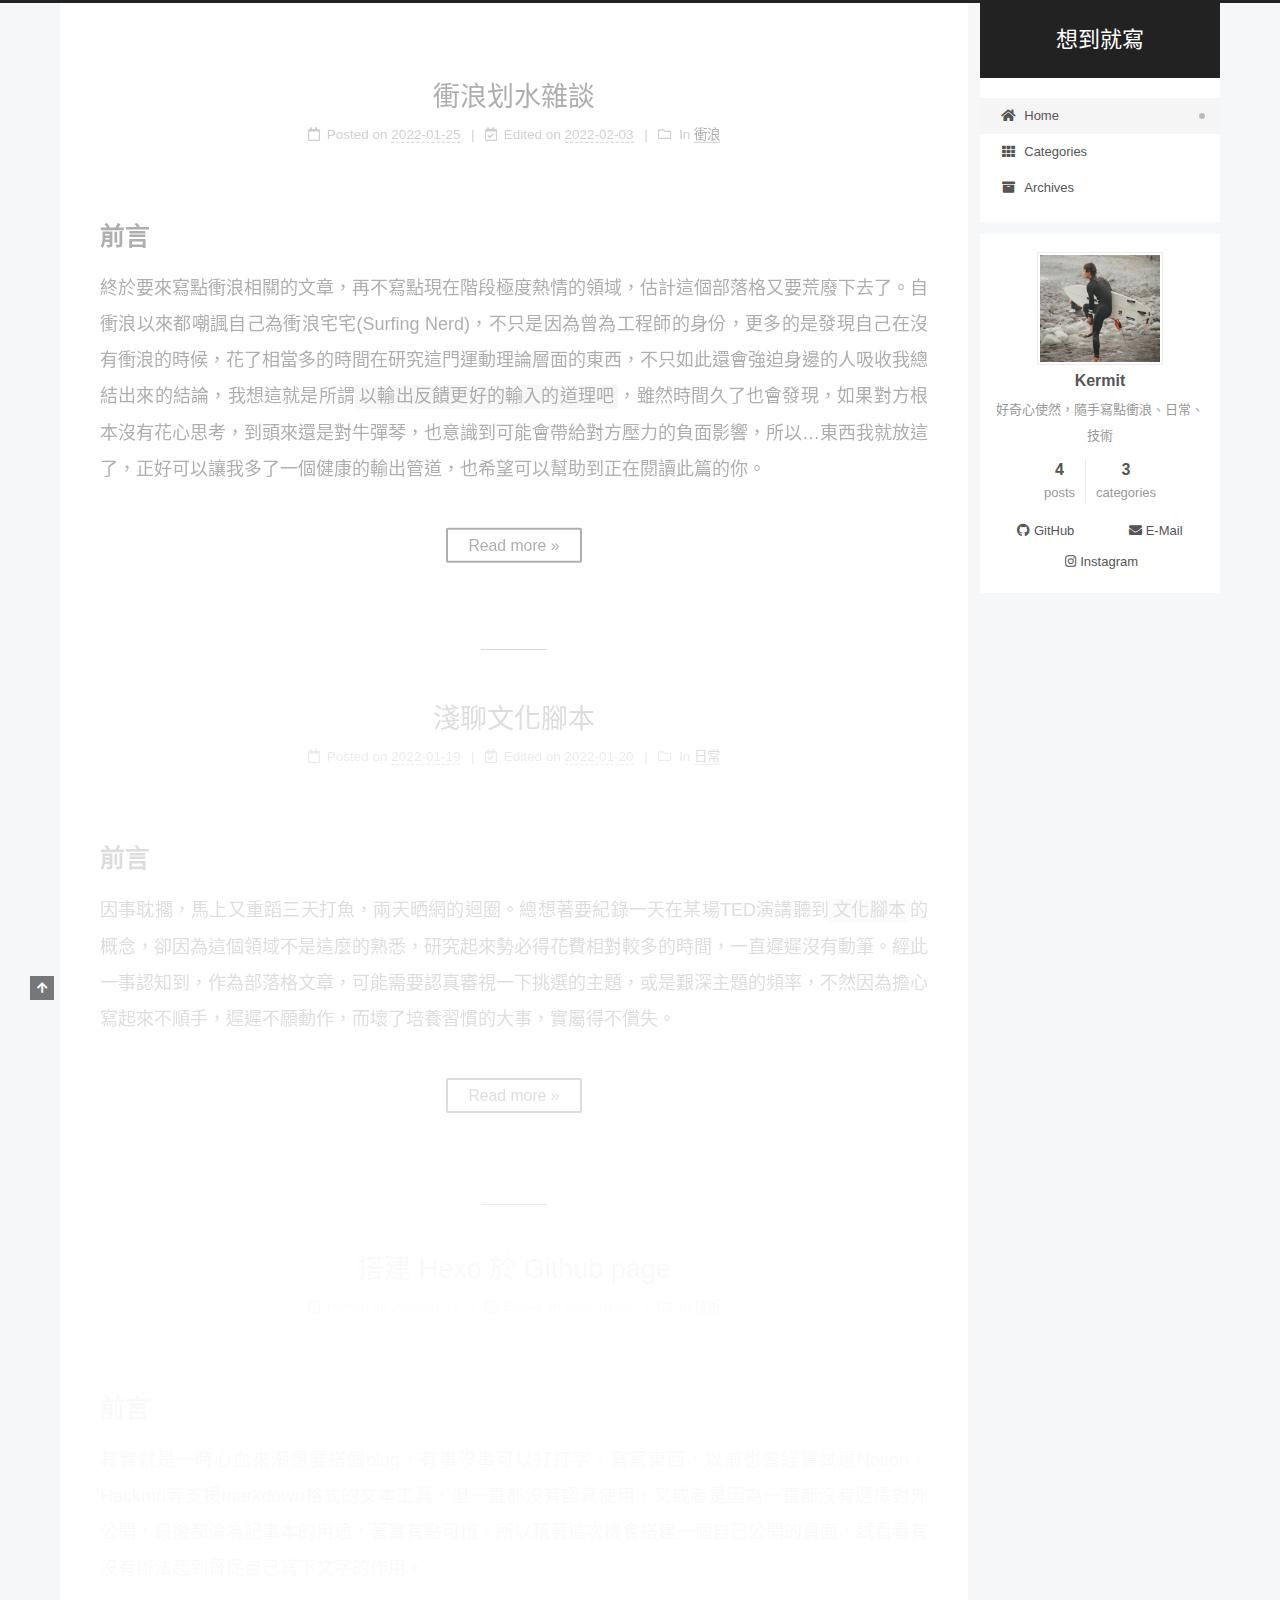
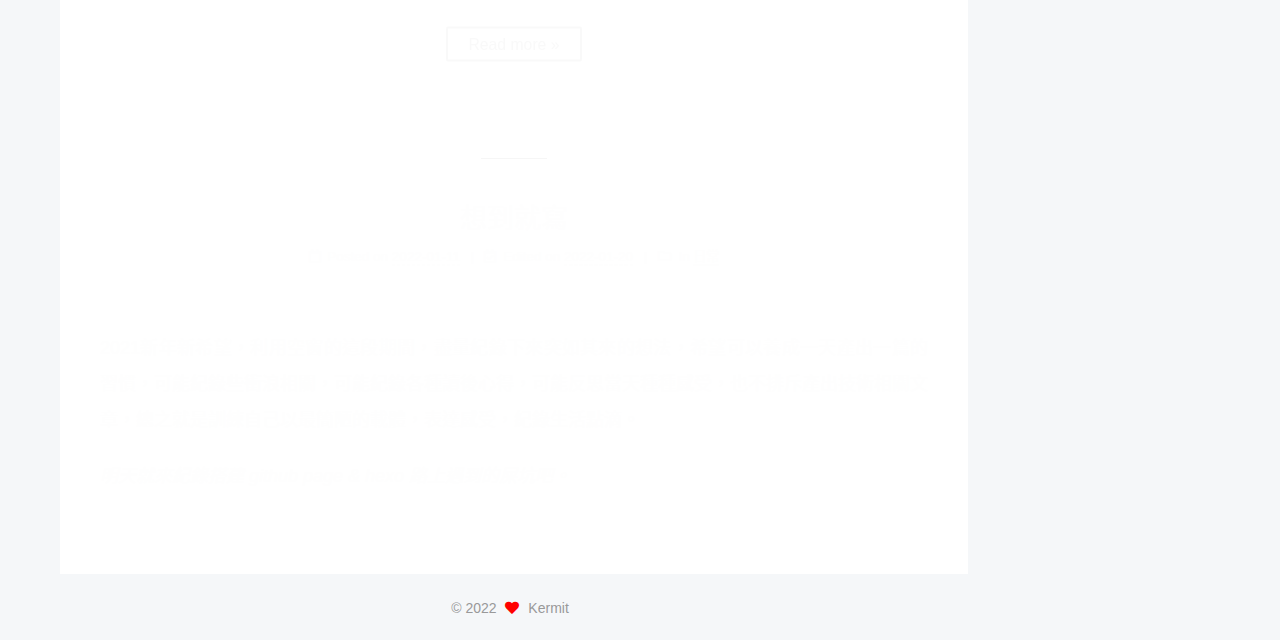
<file: index.html>
<!DOCTYPE html>
<html lang="zh-tw">
<head>
  <meta charset="UTF-8">
<meta name="viewport" content="width=device-width, initial-scale=1, maximum-scale=2">
<meta name="theme-color" content="#222">
<meta name="generator" content="Hexo 6.0.0">
  <link rel="apple-touch-icon" sizes="180x180" href="/images/apple-touch-icon-next.png">
  <link rel="icon" type="image/png" sizes="32x32" href="/images/favicon-32x32-next.png">
  <link rel="icon" type="image/png" sizes="16x16" href="/images/favicon-16x16-next.png">
  <link rel="mask-icon" href="/images/logo.svg" color="#222">

<link rel="stylesheet" href="/css/main.css">


<link rel="stylesheet" href="/lib/font-awesome/css/all.min.css">

<script id="hexo-configurations">
    var NexT = window.NexT || {};
    var CONFIG = {"hostname":"kermit1013.github.io","root":"/","scheme":"Pisces","version":"7.8.0","exturl":false,"sidebar":{"position":"right","display":"always","padding":18,"offset":12,"onmobile":false},"copycode":{"enable":false,"show_result":false,"style":null},"back2top":{"enable":true,"sidebar":false,"scrollpercent":false},"bookmark":{"enable":false,"color":"#222","save":"auto"},"fancybox":false,"mediumzoom":false,"lazyload":false,"pangu":false,"comments":{"style":"tabs","active":null,"storage":true,"lazyload":false,"nav":null},"algolia":{"hits":{"per_page":10},"labels":{"input_placeholder":"Search for Posts","hits_empty":"We didn't find any results for the search: ${query}","hits_stats":"${hits} results found in ${time} ms"}},"localsearch":{"enable":false,"trigger":"auto","top_n_per_article":1,"unescape":false,"preload":false},"motion":{"enable":true,"async":false,"transition":{"post_block":"fadeIn","post_header":"slideDownIn","post_body":"slideDownIn","coll_header":"slideLeftIn","sidebar":"slideUpIn"}}};
  </script>

  <meta name="description" content="好奇心使然，隨手寫點衝浪、日常、技術">
<meta property="og:type" content="website">
<meta property="og:title" content="想到就寫">
<meta property="og:url" content="https://kermit1013.github.io/index.html">
<meta property="og:site_name" content="想到就寫">
<meta property="og:description" content="好奇心使然，隨手寫點衝浪、日常、技術">
<meta property="og:locale" content="zh_TW">
<meta property="article:author" content="Kermit">
<meta name="twitter:card" content="summary">

<link rel="canonical" href="https://kermit1013.github.io/">


<script id="page-configurations">
  // https://hexo.io/docs/variables.html
  CONFIG.page = {
    sidebar: "",
    isHome : true,
    isPost : false,
    lang   : 'zh-tw'
  };
</script>

  <title>想到就寫</title>
  






  <noscript>
  <style>
  .use-motion .brand,
  .use-motion .menu-item,
  .sidebar-inner,
  .use-motion .post-block,
  .use-motion .pagination,
  .use-motion .comments,
  .use-motion .post-header,
  .use-motion .post-body,
  .use-motion .collection-header { opacity: initial; }

  .use-motion .site-title,
  .use-motion .site-subtitle {
    opacity: initial;
    top: initial;
  }

  .use-motion .logo-line-before i { left: initial; }
  .use-motion .logo-line-after i { right: initial; }
  </style>
</noscript>

</head>

<body itemscope itemtype="http://schema.org/WebPage">
  <div class="container use-motion">
    <div class="headband"></div>

    <header class="header" itemscope itemtype="http://schema.org/WPHeader">
      <div class="header-inner"><div class="site-brand-container">
  <div class="site-nav-toggle">
    <div class="toggle" aria-label="Toggle navigation bar">
      <span class="toggle-line toggle-line-first"></span>
      <span class="toggle-line toggle-line-middle"></span>
      <span class="toggle-line toggle-line-last"></span>
    </div>
  </div>

  <div class="site-meta">

    <a href="/" class="brand" rel="start">
      <span class="logo-line-before"><i></i></span>
      <h1 class="site-title">想到就寫</h1>
      <span class="logo-line-after"><i></i></span>
    </a>
  </div>

  <div class="site-nav-right">
    <div class="toggle popup-trigger">
    </div>
  </div>
</div>




<nav class="site-nav">
  <ul id="menu" class="main-menu menu">
        <li class="menu-item menu-item-home">

    <a href="/" rel="section"><i class="fa fa-home fa-fw"></i>Home</a>

  </li>
        <li class="menu-item menu-item-categories">

    <a href="/categories/" rel="section"><i class="fa fa-th fa-fw"></i>Categories</a>

  </li>
        <li class="menu-item menu-item-archives">

    <a href="/archives/" rel="section"><i class="fa fa-archive fa-fw"></i>Archives</a>

  </li>
  </ul>
</nav>




</div>
    </header>

    
  <div class="back-to-top">
    <i class="fa fa-arrow-up"></i>
    <span>0%</span>
  </div>


    <main class="main">
      <div class="main-inner">
        <div class="content-wrap">
          

          <div class="content index posts-expand">
            
      
  
  
  <article itemscope itemtype="http://schema.org/Article" class="post-block" lang="zh-tw">
    <link itemprop="mainEntityOfPage" href="https://kermit1013.github.io/2022/01/25/surfing-paddle/">

    <span hidden itemprop="author" itemscope itemtype="http://schema.org/Person">
      <meta itemprop="image" content="/images/kermit512.jpg">
      <meta itemprop="name" content="Kermit">
      <meta itemprop="description" content="好奇心使然，隨手寫點衝浪、日常、技術">
    </span>

    <span hidden itemprop="publisher" itemscope itemtype="http://schema.org/Organization">
      <meta itemprop="name" content="想到就寫">
    </span>
      <header class="post-header">
        <h2 class="post-title" itemprop="name headline">
          
            <a href="/2022/01/25/surfing-paddle/" class="post-title-link" itemprop="url">衝浪划水雜談</a>
        </h2>

        <div class="post-meta">
            <span class="post-meta-item">
              <span class="post-meta-item-icon">
                <i class="far fa-calendar"></i>
              </span>
              <span class="post-meta-item-text">Posted on</span>

              <time title="Created: 2022-01-25 00:59:17" itemprop="dateCreated datePublished" datetime="2022-01-25T00:59:17+08:00">2022-01-25</time>
            </span>
              <span class="post-meta-item">
                <span class="post-meta-item-icon">
                  <i class="far fa-calendar-check"></i>
                </span>
                <span class="post-meta-item-text">Edited on</span>
                <time title="Modified: 2022-02-03 19:11:59" itemprop="dateModified" datetime="2022-02-03T19:11:59+08:00">2022-02-03</time>
              </span>
            <span class="post-meta-item">
              <span class="post-meta-item-icon">
                <i class="far fa-folder"></i>
              </span>
              <span class="post-meta-item-text">In</span>
                <span itemprop="about" itemscope itemtype="http://schema.org/Thing">
                  <a href="/categories/%E8%A1%9D%E6%B5%AA/" itemprop="url" rel="index"><span itemprop="name">衝浪</span></a>
                </span>
            </span>

          

        </div>
      </header>

    
    
    
    <div class="post-body" itemprop="articleBody">

      
          <h2 id="前言"><a href="#前言" class="headerlink" title="前言"></a>前言</h2><p>終於要來寫點衝浪相關的文章，再不寫點現在階段極度熱情的領域，估計這個部落格又要荒廢下去了。自衝浪以來都嘲諷自己為衝浪宅宅(Surfing Nerd)，不只是因為曾為工程師的身份，更多的是發現自己在沒有衝浪的時候，花了相當多的時間在研究這門運動理論層面的東西，不只如此還會強迫身邊的人吸收我總結出來的結論，我想這就是所謂<code>以輸出反饋更好的輸入的道理吧</code>，雖然時間久了也會發現，如果對方根本沒有花心思考，到頭來還是對牛彈琴，也意識到可能會帶給對方壓力的負面影響，所以…東西我就放這了，正好可以讓我多了一個健康的輸出管道，也希望可以幫助到正在閱讀此篇的你。</p>
          <!--noindex-->
            <div class="post-button">
              <a class="btn" href="/2022/01/25/surfing-paddle/#more" rel="contents">
                Read more &raquo;
              </a>
            </div>
          <!--/noindex-->
        
      
    </div>

    
    
    
      <footer class="post-footer">
        <div class="post-eof"></div>
      </footer>
  </article>
  
  
  

      
  
  
  <article itemscope itemtype="http://schema.org/Article" class="post-block" lang="zh-tw">
    <link itemprop="mainEntityOfPage" href="https://kermit1013.github.io/2022/01/19/cultural-script/">

    <span hidden itemprop="author" itemscope itemtype="http://schema.org/Person">
      <meta itemprop="image" content="/images/kermit512.jpg">
      <meta itemprop="name" content="Kermit">
      <meta itemprop="description" content="好奇心使然，隨手寫點衝浪、日常、技術">
    </span>

    <span hidden itemprop="publisher" itemscope itemtype="http://schema.org/Organization">
      <meta itemprop="name" content="想到就寫">
    </span>
      <header class="post-header">
        <h2 class="post-title" itemprop="name headline">
          
            <a href="/2022/01/19/cultural-script/" class="post-title-link" itemprop="url">淺聊文化腳本</a>
        </h2>

        <div class="post-meta">
            <span class="post-meta-item">
              <span class="post-meta-item-icon">
                <i class="far fa-calendar"></i>
              </span>
              <span class="post-meta-item-text">Posted on</span>

              <time title="Created: 2022-01-19 22:25:49" itemprop="dateCreated datePublished" datetime="2022-01-19T22:25:49+08:00">2022-01-19</time>
            </span>
              <span class="post-meta-item">
                <span class="post-meta-item-icon">
                  <i class="far fa-calendar-check"></i>
                </span>
                <span class="post-meta-item-text">Edited on</span>
                <time title="Modified: 2022-01-20 01:10:40" itemprop="dateModified" datetime="2022-01-20T01:10:40+08:00">2022-01-20</time>
              </span>
            <span class="post-meta-item">
              <span class="post-meta-item-icon">
                <i class="far fa-folder"></i>
              </span>
              <span class="post-meta-item-text">In</span>
                <span itemprop="about" itemscope itemtype="http://schema.org/Thing">
                  <a href="/categories/%E6%97%A5%E5%B8%B8/" itemprop="url" rel="index"><span itemprop="name">日常</span></a>
                </span>
            </span>

          

        </div>
      </header>

    
    
    
    <div class="post-body" itemprop="articleBody">

      
          <h2 id="前言"><a href="#前言" class="headerlink" title="前言"></a>前言</h2><p>因事耽擱，馬上又重蹈三天打魚，兩天晒網的迴圈。總想著要紀錄一天在某場TED演講聽到<code>文化腳本</code>的概念，卻因為這個領域不是這麼的熟悉，研究起來勢必得花費相對較多的時間，一直遲遲沒有動筆。經此一事認知到，作為部落格文章，可能需要認真審視一下挑選的主題，或是艱深主題的頻率，不然因為擔心寫起來不順手，遲遲不願動作，而壞了培養習慣的大事，實屬得不償失。</p>
          <!--noindex-->
            <div class="post-button">
              <a class="btn" href="/2022/01/19/cultural-script/#more" rel="contents">
                Read more &raquo;
              </a>
            </div>
          <!--/noindex-->
        
      
    </div>

    
    
    
      <footer class="post-footer">
        <div class="post-eof"></div>
      </footer>
  </article>
  
  
  

      
  
  
  <article itemscope itemtype="http://schema.org/Article" class="post-block" lang="zh-tw">
    <link itemprop="mainEntityOfPage" href="https://kermit1013.github.io/2022/01/12/github-page-hexo/">

    <span hidden itemprop="author" itemscope itemtype="http://schema.org/Person">
      <meta itemprop="image" content="/images/kermit512.jpg">
      <meta itemprop="name" content="Kermit">
      <meta itemprop="description" content="好奇心使然，隨手寫點衝浪、日常、技術">
    </span>

    <span hidden itemprop="publisher" itemscope itemtype="http://schema.org/Organization">
      <meta itemprop="name" content="想到就寫">
    </span>
      <header class="post-header">
        <h2 class="post-title" itemprop="name headline">
          
            <a href="/2022/01/12/github-page-hexo/" class="post-title-link" itemprop="url">搭建 Hexo 於 Github page</a>
        </h2>

        <div class="post-meta">
            <span class="post-meta-item">
              <span class="post-meta-item-icon">
                <i class="far fa-calendar"></i>
              </span>
              <span class="post-meta-item-text">Posted on</span>

              <time title="Created: 2022-01-12 16:50:01" itemprop="dateCreated datePublished" datetime="2022-01-12T16:50:01+08:00">2022-01-12</time>
            </span>
              <span class="post-meta-item">
                <span class="post-meta-item-icon">
                  <i class="far fa-calendar-check"></i>
                </span>
                <span class="post-meta-item-text">Edited on</span>
                <time title="Modified: 2022-01-20 00:54:56" itemprop="dateModified" datetime="2022-01-20T00:54:56+08:00">2022-01-20</time>
              </span>
            <span class="post-meta-item">
              <span class="post-meta-item-icon">
                <i class="far fa-folder"></i>
              </span>
              <span class="post-meta-item-text">In</span>
                <span itemprop="about" itemscope itemtype="http://schema.org/Thing">
                  <a href="/categories/%E6%8A%80%E8%A1%93/" itemprop="url" rel="index"><span itemprop="name">技術</span></a>
                </span>
            </span>

          

        </div>
      </header>

    
    
    
    <div class="post-body" itemprop="articleBody">

      
          <h2 id="前言"><a href="#前言" class="headerlink" title="前言"></a>前言</h2><p>其實就是一時心血來潮想要搭個blog，有事沒事可以打打字、寫寫東西，以前也曾經嘗試過Notion、Hackmd等支援markdown格式的文本工具，但一直都沒有認真使用，又或者是因為一直都沒有選擇對外公開，最後都淪為記事本的用途，著實有點可惜。所以藉著這次機會搭建一個自己公開的頁面，試看看有沒有辦法起到督促自己寫下文字的作用。</p>
          <!--noindex-->
            <div class="post-button">
              <a class="btn" href="/2022/01/12/github-page-hexo/#more" rel="contents">
                Read more &raquo;
              </a>
            </div>
          <!--/noindex-->
        
      
    </div>

    
    
    
      <footer class="post-footer">
        <div class="post-eof"></div>
      </footer>
  </article>
  
  
  

      
  
  
  <article itemscope itemtype="http://schema.org/Article" class="post-block" lang="zh-tw">
    <link itemprop="mainEntityOfPage" href="https://kermit1013.github.io/2022/01/11/sudden-thought/">

    <span hidden itemprop="author" itemscope itemtype="http://schema.org/Person">
      <meta itemprop="image" content="/images/kermit512.jpg">
      <meta itemprop="name" content="Kermit">
      <meta itemprop="description" content="好奇心使然，隨手寫點衝浪、日常、技術">
    </span>

    <span hidden itemprop="publisher" itemscope itemtype="http://schema.org/Organization">
      <meta itemprop="name" content="想到就寫">
    </span>
      <header class="post-header">
        <h2 class="post-title" itemprop="name headline">
          
            <a href="/2022/01/11/sudden-thought/" class="post-title-link" itemprop="url">想到就寫</a>
        </h2>

        <div class="post-meta">
            <span class="post-meta-item">
              <span class="post-meta-item-icon">
                <i class="far fa-calendar"></i>
              </span>
              <span class="post-meta-item-text">Posted on</span>

              <time title="Created: 2022-01-11 15:37:01" itemprop="dateCreated datePublished" datetime="2022-01-11T15:37:01+08:00">2022-01-11</time>
            </span>
              <span class="post-meta-item">
                <span class="post-meta-item-icon">
                  <i class="far fa-calendar-check"></i>
                </span>
                <span class="post-meta-item-text">Edited on</span>
                <time title="Modified: 2022-01-20 01:10:36" itemprop="dateModified" datetime="2022-01-20T01:10:36+08:00">2022-01-20</time>
              </span>
            <span class="post-meta-item">
              <span class="post-meta-item-icon">
                <i class="far fa-folder"></i>
              </span>
              <span class="post-meta-item-text">In</span>
                <span itemprop="about" itemscope itemtype="http://schema.org/Thing">
                  <a href="/categories/%E6%97%A5%E5%B8%B8/" itemprop="url" rel="index"><span itemprop="name">日常</span></a>
                </span>
            </span>

          

        </div>
      </header>

    
    
    
    <div class="post-body" itemprop="articleBody">

      
          <p>2021新年新希望，利用空窗的這段期間，盡量紀錄下來突如其來的想法，希望可以養成一天產出一篇的習慣，可能紀錄些衝浪相關，可能紀錄各種讀後心得，可能反思當天種種感受，也不排斥產出技術相關文章，總之就是訓練自己以最簡陋的載體，表達感受，紀錄生活點滴。</p>
<p><em>明天就來紀錄搭建 github page &amp; hexo 路上遇到的屎坑吧。</em></p>

      
    </div>

    
    
    
      <footer class="post-footer">
        <div class="post-eof"></div>
      </footer>
  </article>
  
  
  


  



          </div>
          

<script>
  window.addEventListener('tabs:register', () => {
    let { activeClass } = CONFIG.comments;
    if (CONFIG.comments.storage) {
      activeClass = localStorage.getItem('comments_active') || activeClass;
    }
    if (activeClass) {
      let activeTab = document.querySelector(`a[href="#comment-${activeClass}"]`);
      if (activeTab) {
        activeTab.click();
      }
    }
  });
  if (CONFIG.comments.storage) {
    window.addEventListener('tabs:click', event => {
      if (!event.target.matches('.tabs-comment .tab-content .tab-pane')) return;
      let commentClass = event.target.classList[1];
      localStorage.setItem('comments_active', commentClass);
    });
  }
</script>

        </div>
          
  
  <div class="toggle sidebar-toggle">
    <span class="toggle-line toggle-line-first"></span>
    <span class="toggle-line toggle-line-middle"></span>
    <span class="toggle-line toggle-line-last"></span>
  </div>

  <aside class="sidebar">
    <div class="sidebar-inner">

      <ul class="sidebar-nav motion-element">
        <li class="sidebar-nav-toc">
          Table of Contents
        </li>
        <li class="sidebar-nav-overview">
          Overview
        </li>
      </ul>

      <!--noindex-->
      <div class="post-toc-wrap sidebar-panel">
      </div>
      <!--/noindex-->

      <div class="site-overview-wrap sidebar-panel">
        <div class="site-author motion-element" itemprop="author" itemscope itemtype="http://schema.org/Person">
    <img class="site-author-image" itemprop="image" alt="Kermit"
      src="/images/kermit512.jpg">
  <p class="site-author-name" itemprop="name">Kermit</p>
  <div class="site-description" itemprop="description">好奇心使然，隨手寫點衝浪、日常、技術</div>
</div>
<div class="site-state-wrap motion-element">
  <nav class="site-state">
      <div class="site-state-item site-state-posts">
          <a href="/archives/">
        
          <span class="site-state-item-count">4</span>
          <span class="site-state-item-name">posts</span>
        </a>
      </div>
      <div class="site-state-item site-state-categories">
            <a href="/categories/">
          
        <span class="site-state-item-count">3</span>
        <span class="site-state-item-name">categories</span></a>
      </div>
  </nav>
</div>
  <div class="links-of-author motion-element">
      <span class="links-of-author-item">
        <a href="https://github.com/kermit1013" title="GitHub → https:&#x2F;&#x2F;github.com&#x2F;kermit1013" rel="noopener" target="_blank"><i class="fab fa-github fa-fw"></i>GitHub</a>
      </span>
      <span class="links-of-author-item">
        <a href="mailto:k84101311@gmail.com" title="E-Mail → mailto:k84101311@gmail.com" rel="noopener" target="_blank"><i class="fa fa-envelope fa-fw"></i>E-Mail</a>
      </span>
      <span class="links-of-author-item">
        <a href="https://instagram.com/keeermit1013" title="Instagram → https:&#x2F;&#x2F;instagram.com&#x2F;keeermit1013" rel="noopener" target="_blank"><i class="fab fa-instagram fa-fw"></i>Instagram</a>
      </span>
  </div>



      </div>

    </div>
  </aside>
  <div id="sidebar-dimmer"></div>


      </div>
    </main>

    <footer class="footer">
      <div class="footer-inner">
        

        

<div class="copyright">
  
  &copy; 
  <span itemprop="copyrightYear">2022</span>
  <span class="with-love">
    <i class="fa fa-heart"></i>
  </span>
  <span class="author" itemprop="copyrightHolder">Kermit</span>
</div>

        








      </div>
    </footer>
  </div>

  
  <script src="/lib/anime.min.js"></script>
  <script src="/lib/velocity/velocity.min.js"></script>
  <script src="/lib/velocity/velocity.ui.min.js"></script>

<script src="/js/utils.js"></script>

<script src="/js/motion.js"></script>


<script src="/js/schemes/pisces.js"></script>


<script src="/js/next-boot.js"></script>




  















  

  

</body>
</html>
</file>
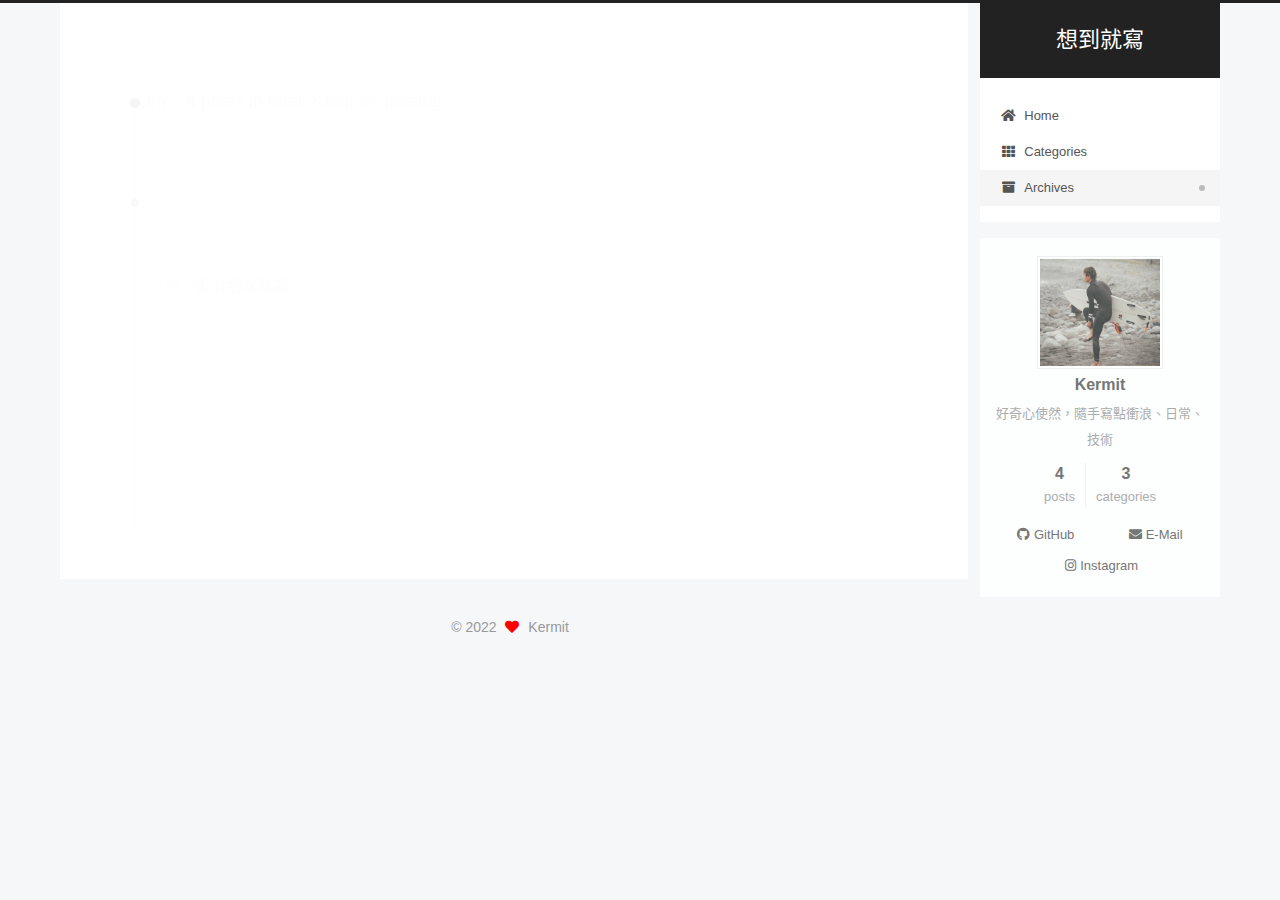
<file: archives/index.html>
<!DOCTYPE html>
<html lang="zh-tw">
<head>
  <meta charset="UTF-8">
<meta name="viewport" content="width=device-width, initial-scale=1, maximum-scale=2">
<meta name="theme-color" content="#222">
<meta name="generator" content="Hexo 6.0.0">
  <link rel="apple-touch-icon" sizes="180x180" href="/images/apple-touch-icon-next.png">
  <link rel="icon" type="image/png" sizes="32x32" href="/images/favicon-32x32-next.png">
  <link rel="icon" type="image/png" sizes="16x16" href="/images/favicon-16x16-next.png">
  <link rel="mask-icon" href="/images/logo.svg" color="#222">

<link rel="stylesheet" href="/css/main.css">


<link rel="stylesheet" href="/lib/font-awesome/css/all.min.css">

<script id="hexo-configurations">
    var NexT = window.NexT || {};
    var CONFIG = {"hostname":"kermit1013.github.io","root":"/","scheme":"Pisces","version":"7.8.0","exturl":false,"sidebar":{"position":"right","display":"always","padding":18,"offset":12,"onmobile":false},"copycode":{"enable":false,"show_result":false,"style":null},"back2top":{"enable":true,"sidebar":false,"scrollpercent":false},"bookmark":{"enable":false,"color":"#222","save":"auto"},"fancybox":false,"mediumzoom":false,"lazyload":false,"pangu":false,"comments":{"style":"tabs","active":null,"storage":true,"lazyload":false,"nav":null},"algolia":{"hits":{"per_page":10},"labels":{"input_placeholder":"Search for Posts","hits_empty":"We didn't find any results for the search: ${query}","hits_stats":"${hits} results found in ${time} ms"}},"localsearch":{"enable":false,"trigger":"auto","top_n_per_article":1,"unescape":false,"preload":false},"motion":{"enable":true,"async":false,"transition":{"post_block":"fadeIn","post_header":"slideDownIn","post_body":"slideDownIn","coll_header":"slideLeftIn","sidebar":"slideUpIn"}}};
  </script>

  <meta name="description" content="好奇心使然，隨手寫點衝浪、日常、技術">
<meta property="og:type" content="website">
<meta property="og:title" content="想到就寫">
<meta property="og:url" content="https://kermit1013.github.io/archives/index.html">
<meta property="og:site_name" content="想到就寫">
<meta property="og:description" content="好奇心使然，隨手寫點衝浪、日常、技術">
<meta property="og:locale" content="zh_TW">
<meta property="article:author" content="Kermit">
<meta name="twitter:card" content="summary">

<link rel="canonical" href="https://kermit1013.github.io/archives/">


<script id="page-configurations">
  // https://hexo.io/docs/variables.html
  CONFIG.page = {
    sidebar: "",
    isHome : false,
    isPost : false,
    lang   : 'zh-tw'
  };
</script>

  <title>Archive | 想到就寫</title>
  






  <noscript>
  <style>
  .use-motion .brand,
  .use-motion .menu-item,
  .sidebar-inner,
  .use-motion .post-block,
  .use-motion .pagination,
  .use-motion .comments,
  .use-motion .post-header,
  .use-motion .post-body,
  .use-motion .collection-header { opacity: initial; }

  .use-motion .site-title,
  .use-motion .site-subtitle {
    opacity: initial;
    top: initial;
  }

  .use-motion .logo-line-before i { left: initial; }
  .use-motion .logo-line-after i { right: initial; }
  </style>
</noscript>

</head>

<body itemscope itemtype="http://schema.org/WebPage">
  <div class="container use-motion">
    <div class="headband"></div>

    <header class="header" itemscope itemtype="http://schema.org/WPHeader">
      <div class="header-inner"><div class="site-brand-container">
  <div class="site-nav-toggle">
    <div class="toggle" aria-label="Toggle navigation bar">
      <span class="toggle-line toggle-line-first"></span>
      <span class="toggle-line toggle-line-middle"></span>
      <span class="toggle-line toggle-line-last"></span>
    </div>
  </div>

  <div class="site-meta">

    <a href="/" class="brand" rel="start">
      <span class="logo-line-before"><i></i></span>
      <h1 class="site-title">想到就寫</h1>
      <span class="logo-line-after"><i></i></span>
    </a>
  </div>

  <div class="site-nav-right">
    <div class="toggle popup-trigger">
    </div>
  </div>
</div>




<nav class="site-nav">
  <ul id="menu" class="main-menu menu">
        <li class="menu-item menu-item-home">

    <a href="/" rel="section"><i class="fa fa-home fa-fw"></i>Home</a>

  </li>
        <li class="menu-item menu-item-categories">

    <a href="/categories/" rel="section"><i class="fa fa-th fa-fw"></i>Categories</a>

  </li>
        <li class="menu-item menu-item-archives">

    <a href="/archives/" rel="section"><i class="fa fa-archive fa-fw"></i>Archives</a>

  </li>
  </ul>
</nav>




</div>
    </header>

    
  <div class="back-to-top">
    <i class="fa fa-arrow-up"></i>
    <span>0%</span>
  </div>


    <main class="main">
      <div class="main-inner">
        <div class="content-wrap">
          

          <div class="content archive">
            

  
  
  
  <div class="post-block">
    <div class="posts-collapse">
      <div class="collection-title">
        <span class="collection-header">Um..! 4 posts in total. Keep on posting.</span>
      </div>

      
    <div class="collection-year">
      <span class="collection-header">2022</span>
    </div>

  <article itemscope itemtype="http://schema.org/Article">
    <header class="post-header">

      <div class="post-meta">
        <time itemprop="dateCreated"
              datetime="2022-01-25T00:59:17+08:00"
              content="2022-01-25">
          01-25
        </time>
      </div>

      <div class="post-title">
          <a class="post-title-link" href="/2022/01/25/surfing-paddle/" itemprop="url">
            <span itemprop="name">衝浪划水雜談</span>
          </a>
      </div>

    </header>
  </article>

  <article itemscope itemtype="http://schema.org/Article">
    <header class="post-header">

      <div class="post-meta">
        <time itemprop="dateCreated"
              datetime="2022-01-19T22:25:49+08:00"
              content="2022-01-19">
          01-19
        </time>
      </div>

      <div class="post-title">
          <a class="post-title-link" href="/2022/01/19/cultural-script/" itemprop="url">
            <span itemprop="name">淺聊文化腳本</span>
          </a>
      </div>

    </header>
  </article>

  <article itemscope itemtype="http://schema.org/Article">
    <header class="post-header">

      <div class="post-meta">
        <time itemprop="dateCreated"
              datetime="2022-01-12T16:50:01+08:00"
              content="2022-01-12">
          01-12
        </time>
      </div>

      <div class="post-title">
          <a class="post-title-link" href="/2022/01/12/github-page-hexo/" itemprop="url">
            <span itemprop="name">搭建 Hexo 於 Github page</span>
          </a>
      </div>

    </header>
  </article>

  <article itemscope itemtype="http://schema.org/Article">
    <header class="post-header">

      <div class="post-meta">
        <time itemprop="dateCreated"
              datetime="2022-01-11T15:37:01+08:00"
              content="2022-01-11">
          01-11
        </time>
      </div>

      <div class="post-title">
          <a class="post-title-link" href="/2022/01/11/sudden-thought/" itemprop="url">
            <span itemprop="name">想到就寫</span>
          </a>
      </div>

    </header>
  </article>


    </div>
  </div>
  
  
  

  



          </div>
          

<script>
  window.addEventListener('tabs:register', () => {
    let { activeClass } = CONFIG.comments;
    if (CONFIG.comments.storage) {
      activeClass = localStorage.getItem('comments_active') || activeClass;
    }
    if (activeClass) {
      let activeTab = document.querySelector(`a[href="#comment-${activeClass}"]`);
      if (activeTab) {
        activeTab.click();
      }
    }
  });
  if (CONFIG.comments.storage) {
    window.addEventListener('tabs:click', event => {
      if (!event.target.matches('.tabs-comment .tab-content .tab-pane')) return;
      let commentClass = event.target.classList[1];
      localStorage.setItem('comments_active', commentClass);
    });
  }
</script>

        </div>
          
  
  <div class="toggle sidebar-toggle">
    <span class="toggle-line toggle-line-first"></span>
    <span class="toggle-line toggle-line-middle"></span>
    <span class="toggle-line toggle-line-last"></span>
  </div>

  <aside class="sidebar">
    <div class="sidebar-inner">

      <ul class="sidebar-nav motion-element">
        <li class="sidebar-nav-toc">
          Table of Contents
        </li>
        <li class="sidebar-nav-overview">
          Overview
        </li>
      </ul>

      <!--noindex-->
      <div class="post-toc-wrap sidebar-panel">
      </div>
      <!--/noindex-->

      <div class="site-overview-wrap sidebar-panel">
        <div class="site-author motion-element" itemprop="author" itemscope itemtype="http://schema.org/Person">
    <img class="site-author-image" itemprop="image" alt="Kermit"
      src="/images/kermit512.jpg">
  <p class="site-author-name" itemprop="name">Kermit</p>
  <div class="site-description" itemprop="description">好奇心使然，隨手寫點衝浪、日常、技術</div>
</div>
<div class="site-state-wrap motion-element">
  <nav class="site-state">
      <div class="site-state-item site-state-posts">
          <a href="/archives/">
        
          <span class="site-state-item-count">4</span>
          <span class="site-state-item-name">posts</span>
        </a>
      </div>
      <div class="site-state-item site-state-categories">
            <a href="/categories/">
          
        <span class="site-state-item-count">3</span>
        <span class="site-state-item-name">categories</span></a>
      </div>
  </nav>
</div>
  <div class="links-of-author motion-element">
      <span class="links-of-author-item">
        <a href="https://github.com/kermit1013" title="GitHub → https:&#x2F;&#x2F;github.com&#x2F;kermit1013" rel="noopener" target="_blank"><i class="fab fa-github fa-fw"></i>GitHub</a>
      </span>
      <span class="links-of-author-item">
        <a href="mailto:k84101311@gmail.com" title="E-Mail → mailto:k84101311@gmail.com" rel="noopener" target="_blank"><i class="fa fa-envelope fa-fw"></i>E-Mail</a>
      </span>
      <span class="links-of-author-item">
        <a href="https://instagram.com/keeermit1013" title="Instagram → https:&#x2F;&#x2F;instagram.com&#x2F;keeermit1013" rel="noopener" target="_blank"><i class="fab fa-instagram fa-fw"></i>Instagram</a>
      </span>
  </div>



      </div>

    </div>
  </aside>
  <div id="sidebar-dimmer"></div>


      </div>
    </main>

    <footer class="footer">
      <div class="footer-inner">
        

        

<div class="copyright">
  
  &copy; 
  <span itemprop="copyrightYear">2022</span>
  <span class="with-love">
    <i class="fa fa-heart"></i>
  </span>
  <span class="author" itemprop="copyrightHolder">Kermit</span>
</div>

        








      </div>
    </footer>
  </div>

  
  <script src="/lib/anime.min.js"></script>
  <script src="/lib/velocity/velocity.min.js"></script>
  <script src="/lib/velocity/velocity.ui.min.js"></script>

<script src="/js/utils.js"></script>

<script src="/js/motion.js"></script>


<script src="/js/schemes/pisces.js"></script>


<script src="/js/next-boot.js"></script>




  















  

  

</body>
</html>
</file>
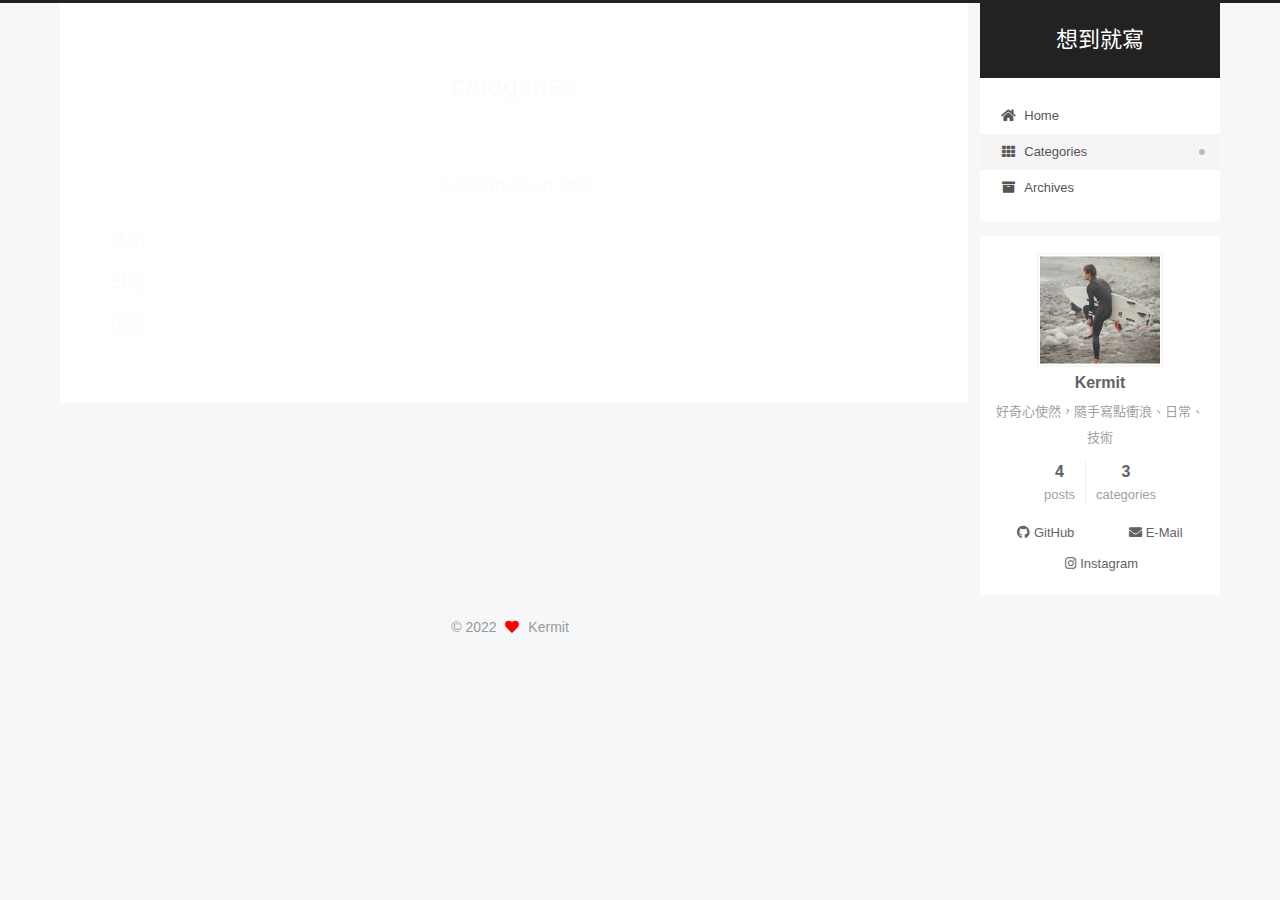
<file: categories/index.html>
<!DOCTYPE html>
<html lang="zh-tw">
<head>
  <meta charset="UTF-8">
<meta name="viewport" content="width=device-width, initial-scale=1, maximum-scale=2">
<meta name="theme-color" content="#222">
<meta name="generator" content="Hexo 6.0.0">
  <link rel="apple-touch-icon" sizes="180x180" href="/images/apple-touch-icon-next.png">
  <link rel="icon" type="image/png" sizes="32x32" href="/images/favicon-32x32-next.png">
  <link rel="icon" type="image/png" sizes="16x16" href="/images/favicon-16x16-next.png">
  <link rel="mask-icon" href="/images/logo.svg" color="#222">

<link rel="stylesheet" href="/css/main.css">


<link rel="stylesheet" href="/lib/font-awesome/css/all.min.css">

<script id="hexo-configurations">
    var NexT = window.NexT || {};
    var CONFIG = {"hostname":"kermit1013.github.io","root":"/","scheme":"Pisces","version":"7.8.0","exturl":false,"sidebar":{"position":"right","display":"always","padding":18,"offset":12,"onmobile":false},"copycode":{"enable":false,"show_result":false,"style":null},"back2top":{"enable":true,"sidebar":false,"scrollpercent":false},"bookmark":{"enable":false,"color":"#222","save":"auto"},"fancybox":false,"mediumzoom":false,"lazyload":false,"pangu":false,"comments":{"style":"tabs","active":null,"storage":true,"lazyload":false,"nav":null},"algolia":{"hits":{"per_page":10},"labels":{"input_placeholder":"Search for Posts","hits_empty":"We didn't find any results for the search: ${query}","hits_stats":"${hits} results found in ${time} ms"}},"localsearch":{"enable":false,"trigger":"auto","top_n_per_article":1,"unescape":false,"preload":false},"motion":{"enable":true,"async":false,"transition":{"post_block":"fadeIn","post_header":"slideDownIn","post_body":"slideDownIn","coll_header":"slideLeftIn","sidebar":"slideUpIn"}}};
  </script>

  <meta name="description" content="好奇心使然，隨手寫點衝浪、日常、技術">
<meta property="og:type" content="website">
<meta property="og:title" content="categories">
<meta property="og:url" content="https://kermit1013.github.io/categories/index.html">
<meta property="og:site_name" content="想到就寫">
<meta property="og:description" content="好奇心使然，隨手寫點衝浪、日常、技術">
<meta property="og:locale" content="zh_TW">
<meta property="article:published_time" content="2022-01-12T17:21:42.000Z">
<meta property="article:modified_time" content="2022-01-12T17:26:52.093Z">
<meta property="article:author" content="Kermit">
<meta name="twitter:card" content="summary">

<link rel="canonical" href="https://kermit1013.github.io/categories/">


<script id="page-configurations">
  // https://hexo.io/docs/variables.html
  CONFIG.page = {
    sidebar: "",
    isHome : false,
    isPost : false,
    lang   : 'zh-tw'
  };
</script>

  <title>categories | 想到就寫
</title>
  






  <noscript>
  <style>
  .use-motion .brand,
  .use-motion .menu-item,
  .sidebar-inner,
  .use-motion .post-block,
  .use-motion .pagination,
  .use-motion .comments,
  .use-motion .post-header,
  .use-motion .post-body,
  .use-motion .collection-header { opacity: initial; }

  .use-motion .site-title,
  .use-motion .site-subtitle {
    opacity: initial;
    top: initial;
  }

  .use-motion .logo-line-before i { left: initial; }
  .use-motion .logo-line-after i { right: initial; }
  </style>
</noscript>

</head>

<body itemscope itemtype="http://schema.org/WebPage">
  <div class="container use-motion">
    <div class="headband"></div>

    <header class="header" itemscope itemtype="http://schema.org/WPHeader">
      <div class="header-inner"><div class="site-brand-container">
  <div class="site-nav-toggle">
    <div class="toggle" aria-label="Toggle navigation bar">
      <span class="toggle-line toggle-line-first"></span>
      <span class="toggle-line toggle-line-middle"></span>
      <span class="toggle-line toggle-line-last"></span>
    </div>
  </div>

  <div class="site-meta">

    <a href="/" class="brand" rel="start">
      <span class="logo-line-before"><i></i></span>
      <h1 class="site-title">想到就寫</h1>
      <span class="logo-line-after"><i></i></span>
    </a>
  </div>

  <div class="site-nav-right">
    <div class="toggle popup-trigger">
    </div>
  </div>
</div>




<nav class="site-nav">
  <ul id="menu" class="main-menu menu">
        <li class="menu-item menu-item-home">

    <a href="/" rel="section"><i class="fa fa-home fa-fw"></i>Home</a>

  </li>
        <li class="menu-item menu-item-categories">

    <a href="/categories/" rel="section"><i class="fa fa-th fa-fw"></i>Categories</a>

  </li>
        <li class="menu-item menu-item-archives">

    <a href="/archives/" rel="section"><i class="fa fa-archive fa-fw"></i>Archives</a>

  </li>
  </ul>
</nav>




</div>
    </header>

    
  <div class="back-to-top">
    <i class="fa fa-arrow-up"></i>
    <span>0%</span>
  </div>


    <main class="main">
      <div class="main-inner">
        <div class="content-wrap">
          
  
  

          <div class="content page posts-expand">
            

    
    
    
    <div class="post-block" lang="zh-tw">
      <header class="post-header">

<h1 class="post-title" itemprop="name headline">categories
</h1>

<div class="post-meta">
  

</div>

</header>

      
      
      
      <div class="post-body">
          <div class="category-all-page">
            <div class="category-all-title">
              3 categories in total
            </div>
            <div class="category-all">
              <ul class="category-list"><li class="category-list-item"><a class="category-list-link" href="/categories/%E6%8A%80%E8%A1%93/">技術</a><span class="category-list-count">1</span></li><li class="category-list-item"><a class="category-list-link" href="/categories/%E6%97%A5%E5%B8%B8/">日常</a><span class="category-list-count">2</span></li><li class="category-list-item"><a class="category-list-link" href="/categories/%E8%A1%9D%E6%B5%AA/">衝浪</a><span class="category-list-count">1</span></li></ul>
            </div>
          </div>
        
      </div>
      
      
      
    </div>
    

    
    
    


          </div>
          

<script>
  window.addEventListener('tabs:register', () => {
    let { activeClass } = CONFIG.comments;
    if (CONFIG.comments.storage) {
      activeClass = localStorage.getItem('comments_active') || activeClass;
    }
    if (activeClass) {
      let activeTab = document.querySelector(`a[href="#comment-${activeClass}"]`);
      if (activeTab) {
        activeTab.click();
      }
    }
  });
  if (CONFIG.comments.storage) {
    window.addEventListener('tabs:click', event => {
      if (!event.target.matches('.tabs-comment .tab-content .tab-pane')) return;
      let commentClass = event.target.classList[1];
      localStorage.setItem('comments_active', commentClass);
    });
  }
</script>

        </div>
          
  
  <div class="toggle sidebar-toggle">
    <span class="toggle-line toggle-line-first"></span>
    <span class="toggle-line toggle-line-middle"></span>
    <span class="toggle-line toggle-line-last"></span>
  </div>

  <aside class="sidebar">
    <div class="sidebar-inner">

      <ul class="sidebar-nav motion-element">
        <li class="sidebar-nav-toc">
          Table of Contents
        </li>
        <li class="sidebar-nav-overview">
          Overview
        </li>
      </ul>

      <!--noindex-->
      <div class="post-toc-wrap sidebar-panel">
      </div>
      <!--/noindex-->

      <div class="site-overview-wrap sidebar-panel">
        <div class="site-author motion-element" itemprop="author" itemscope itemtype="http://schema.org/Person">
    <img class="site-author-image" itemprop="image" alt="Kermit"
      src="/images/kermit512.jpg">
  <p class="site-author-name" itemprop="name">Kermit</p>
  <div class="site-description" itemprop="description">好奇心使然，隨手寫點衝浪、日常、技術</div>
</div>
<div class="site-state-wrap motion-element">
  <nav class="site-state">
      <div class="site-state-item site-state-posts">
          <a href="/archives/">
        
          <span class="site-state-item-count">4</span>
          <span class="site-state-item-name">posts</span>
        </a>
      </div>
      <div class="site-state-item site-state-categories">
            <a href="/categories/">
          
        <span class="site-state-item-count">3</span>
        <span class="site-state-item-name">categories</span></a>
      </div>
  </nav>
</div>
  <div class="links-of-author motion-element">
      <span class="links-of-author-item">
        <a href="https://github.com/kermit1013" title="GitHub → https:&#x2F;&#x2F;github.com&#x2F;kermit1013" rel="noopener" target="_blank"><i class="fab fa-github fa-fw"></i>GitHub</a>
      </span>
      <span class="links-of-author-item">
        <a href="mailto:k84101311@gmail.com" title="E-Mail → mailto:k84101311@gmail.com" rel="noopener" target="_blank"><i class="fa fa-envelope fa-fw"></i>E-Mail</a>
      </span>
      <span class="links-of-author-item">
        <a href="https://instagram.com/keeermit1013" title="Instagram → https:&#x2F;&#x2F;instagram.com&#x2F;keeermit1013" rel="noopener" target="_blank"><i class="fab fa-instagram fa-fw"></i>Instagram</a>
      </span>
  </div>



      </div>

    </div>
  </aside>
  <div id="sidebar-dimmer"></div>


      </div>
    </main>

    <footer class="footer">
      <div class="footer-inner">
        

        

<div class="copyright">
  
  &copy; 
  <span itemprop="copyrightYear">2022</span>
  <span class="with-love">
    <i class="fa fa-heart"></i>
  </span>
  <span class="author" itemprop="copyrightHolder">Kermit</span>
</div>

        








      </div>
    </footer>
  </div>

  
  <script src="/lib/anime.min.js"></script>
  <script src="/lib/velocity/velocity.min.js"></script>
  <script src="/lib/velocity/velocity.ui.min.js"></script>

<script src="/js/utils.js"></script>

<script src="/js/motion.js"></script>


<script src="/js/schemes/pisces.js"></script>


<script src="/js/next-boot.js"></script>




  















  

  

</body>
</html>
</file>
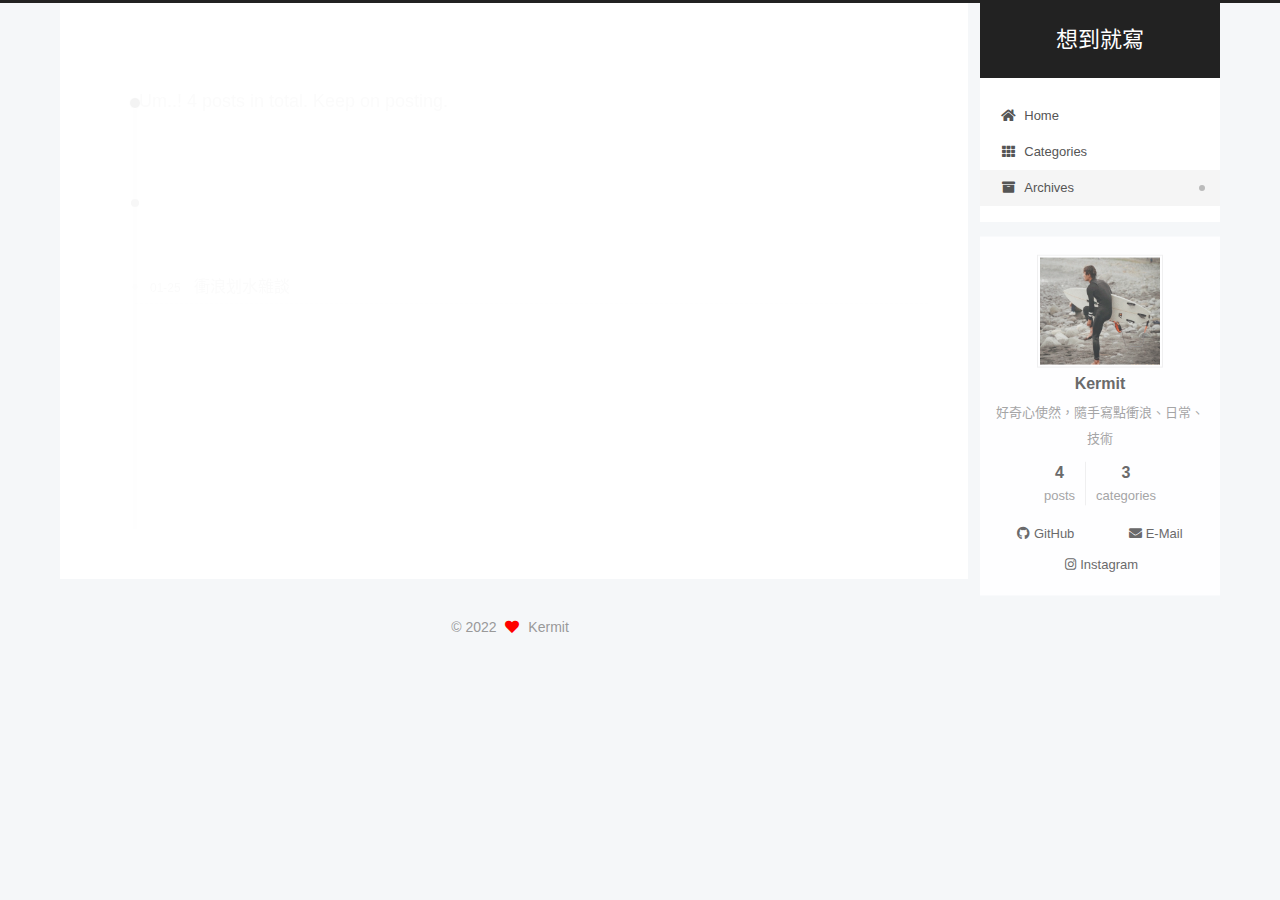
<file: archives/2022/index.html>
<!DOCTYPE html>
<html lang="zh-tw">
<head>
  <meta charset="UTF-8">
<meta name="viewport" content="width=device-width, initial-scale=1, maximum-scale=2">
<meta name="theme-color" content="#222">
<meta name="generator" content="Hexo 6.0.0">
  <link rel="apple-touch-icon" sizes="180x180" href="/images/apple-touch-icon-next.png">
  <link rel="icon" type="image/png" sizes="32x32" href="/images/favicon-32x32-next.png">
  <link rel="icon" type="image/png" sizes="16x16" href="/images/favicon-16x16-next.png">
  <link rel="mask-icon" href="/images/logo.svg" color="#222">

<link rel="stylesheet" href="/css/main.css">


<link rel="stylesheet" href="/lib/font-awesome/css/all.min.css">

<script id="hexo-configurations">
    var NexT = window.NexT || {};
    var CONFIG = {"hostname":"kermit1013.github.io","root":"/","scheme":"Pisces","version":"7.8.0","exturl":false,"sidebar":{"position":"right","display":"always","padding":18,"offset":12,"onmobile":false},"copycode":{"enable":false,"show_result":false,"style":null},"back2top":{"enable":true,"sidebar":false,"scrollpercent":false},"bookmark":{"enable":false,"color":"#222","save":"auto"},"fancybox":false,"mediumzoom":false,"lazyload":false,"pangu":false,"comments":{"style":"tabs","active":null,"storage":true,"lazyload":false,"nav":null},"algolia":{"hits":{"per_page":10},"labels":{"input_placeholder":"Search for Posts","hits_empty":"We didn't find any results for the search: ${query}","hits_stats":"${hits} results found in ${time} ms"}},"localsearch":{"enable":false,"trigger":"auto","top_n_per_article":1,"unescape":false,"preload":false},"motion":{"enable":true,"async":false,"transition":{"post_block":"fadeIn","post_header":"slideDownIn","post_body":"slideDownIn","coll_header":"slideLeftIn","sidebar":"slideUpIn"}}};
  </script>

  <meta name="description" content="好奇心使然，隨手寫點衝浪、日常、技術">
<meta property="og:type" content="website">
<meta property="og:title" content="想到就寫">
<meta property="og:url" content="https://kermit1013.github.io/archives/2022/index.html">
<meta property="og:site_name" content="想到就寫">
<meta property="og:description" content="好奇心使然，隨手寫點衝浪、日常、技術">
<meta property="og:locale" content="zh_TW">
<meta property="article:author" content="Kermit">
<meta name="twitter:card" content="summary">

<link rel="canonical" href="https://kermit1013.github.io/archives/2022/">


<script id="page-configurations">
  // https://hexo.io/docs/variables.html
  CONFIG.page = {
    sidebar: "",
    isHome : false,
    isPost : false,
    lang   : 'zh-tw'
  };
</script>

  <title>Archive | 想到就寫</title>
  






  <noscript>
  <style>
  .use-motion .brand,
  .use-motion .menu-item,
  .sidebar-inner,
  .use-motion .post-block,
  .use-motion .pagination,
  .use-motion .comments,
  .use-motion .post-header,
  .use-motion .post-body,
  .use-motion .collection-header { opacity: initial; }

  .use-motion .site-title,
  .use-motion .site-subtitle {
    opacity: initial;
    top: initial;
  }

  .use-motion .logo-line-before i { left: initial; }
  .use-motion .logo-line-after i { right: initial; }
  </style>
</noscript>

</head>

<body itemscope itemtype="http://schema.org/WebPage">
  <div class="container use-motion">
    <div class="headband"></div>

    <header class="header" itemscope itemtype="http://schema.org/WPHeader">
      <div class="header-inner"><div class="site-brand-container">
  <div class="site-nav-toggle">
    <div class="toggle" aria-label="Toggle navigation bar">
      <span class="toggle-line toggle-line-first"></span>
      <span class="toggle-line toggle-line-middle"></span>
      <span class="toggle-line toggle-line-last"></span>
    </div>
  </div>

  <div class="site-meta">

    <a href="/" class="brand" rel="start">
      <span class="logo-line-before"><i></i></span>
      <h1 class="site-title">想到就寫</h1>
      <span class="logo-line-after"><i></i></span>
    </a>
  </div>

  <div class="site-nav-right">
    <div class="toggle popup-trigger">
    </div>
  </div>
</div>




<nav class="site-nav">
  <ul id="menu" class="main-menu menu">
        <li class="menu-item menu-item-home">

    <a href="/" rel="section"><i class="fa fa-home fa-fw"></i>Home</a>

  </li>
        <li class="menu-item menu-item-categories">

    <a href="/categories/" rel="section"><i class="fa fa-th fa-fw"></i>Categories</a>

  </li>
        <li class="menu-item menu-item-archives">

    <a href="/archives/" rel="section"><i class="fa fa-archive fa-fw"></i>Archives</a>

  </li>
  </ul>
</nav>




</div>
    </header>

    
  <div class="back-to-top">
    <i class="fa fa-arrow-up"></i>
    <span>0%</span>
  </div>


    <main class="main">
      <div class="main-inner">
        <div class="content-wrap">
          

          <div class="content archive">
            

  
  
  
  <div class="post-block">
    <div class="posts-collapse">
      <div class="collection-title">
        <span class="collection-header">Um..! 4 posts in total. Keep on posting.</span>
      </div>

      
    <div class="collection-year">
      <span class="collection-header">2022</span>
    </div>

  <article itemscope itemtype="http://schema.org/Article">
    <header class="post-header">

      <div class="post-meta">
        <time itemprop="dateCreated"
              datetime="2022-01-25T00:59:17+08:00"
              content="2022-01-25">
          01-25
        </time>
      </div>

      <div class="post-title">
          <a class="post-title-link" href="/2022/01/25/surfing-paddle/" itemprop="url">
            <span itemprop="name">衝浪划水雜談</span>
          </a>
      </div>

    </header>
  </article>

  <article itemscope itemtype="http://schema.org/Article">
    <header class="post-header">

      <div class="post-meta">
        <time itemprop="dateCreated"
              datetime="2022-01-19T22:25:49+08:00"
              content="2022-01-19">
          01-19
        </time>
      </div>

      <div class="post-title">
          <a class="post-title-link" href="/2022/01/19/cultural-script/" itemprop="url">
            <span itemprop="name">淺聊文化腳本</span>
          </a>
      </div>

    </header>
  </article>

  <article itemscope itemtype="http://schema.org/Article">
    <header class="post-header">

      <div class="post-meta">
        <time itemprop="dateCreated"
              datetime="2022-01-12T16:50:01+08:00"
              content="2022-01-12">
          01-12
        </time>
      </div>

      <div class="post-title">
          <a class="post-title-link" href="/2022/01/12/github-page-hexo/" itemprop="url">
            <span itemprop="name">搭建 Hexo 於 Github page</span>
          </a>
      </div>

    </header>
  </article>

  <article itemscope itemtype="http://schema.org/Article">
    <header class="post-header">

      <div class="post-meta">
        <time itemprop="dateCreated"
              datetime="2022-01-11T15:37:01+08:00"
              content="2022-01-11">
          01-11
        </time>
      </div>

      <div class="post-title">
          <a class="post-title-link" href="/2022/01/11/sudden-thought/" itemprop="url">
            <span itemprop="name">想到就寫</span>
          </a>
      </div>

    </header>
  </article>


    </div>
  </div>
  
  
  

  



          </div>
          

<script>
  window.addEventListener('tabs:register', () => {
    let { activeClass } = CONFIG.comments;
    if (CONFIG.comments.storage) {
      activeClass = localStorage.getItem('comments_active') || activeClass;
    }
    if (activeClass) {
      let activeTab = document.querySelector(`a[href="#comment-${activeClass}"]`);
      if (activeTab) {
        activeTab.click();
      }
    }
  });
  if (CONFIG.comments.storage) {
    window.addEventListener('tabs:click', event => {
      if (!event.target.matches('.tabs-comment .tab-content .tab-pane')) return;
      let commentClass = event.target.classList[1];
      localStorage.setItem('comments_active', commentClass);
    });
  }
</script>

        </div>
          
  
  <div class="toggle sidebar-toggle">
    <span class="toggle-line toggle-line-first"></span>
    <span class="toggle-line toggle-line-middle"></span>
    <span class="toggle-line toggle-line-last"></span>
  </div>

  <aside class="sidebar">
    <div class="sidebar-inner">

      <ul class="sidebar-nav motion-element">
        <li class="sidebar-nav-toc">
          Table of Contents
        </li>
        <li class="sidebar-nav-overview">
          Overview
        </li>
      </ul>

      <!--noindex-->
      <div class="post-toc-wrap sidebar-panel">
      </div>
      <!--/noindex-->

      <div class="site-overview-wrap sidebar-panel">
        <div class="site-author motion-element" itemprop="author" itemscope itemtype="http://schema.org/Person">
    <img class="site-author-image" itemprop="image" alt="Kermit"
      src="/images/kermit512.jpg">
  <p class="site-author-name" itemprop="name">Kermit</p>
  <div class="site-description" itemprop="description">好奇心使然，隨手寫點衝浪、日常、技術</div>
</div>
<div class="site-state-wrap motion-element">
  <nav class="site-state">
      <div class="site-state-item site-state-posts">
          <a href="/archives/">
        
          <span class="site-state-item-count">4</span>
          <span class="site-state-item-name">posts</span>
        </a>
      </div>
      <div class="site-state-item site-state-categories">
            <a href="/categories/">
          
        <span class="site-state-item-count">3</span>
        <span class="site-state-item-name">categories</span></a>
      </div>
  </nav>
</div>
  <div class="links-of-author motion-element">
      <span class="links-of-author-item">
        <a href="https://github.com/kermit1013" title="GitHub → https:&#x2F;&#x2F;github.com&#x2F;kermit1013" rel="noopener" target="_blank"><i class="fab fa-github fa-fw"></i>GitHub</a>
      </span>
      <span class="links-of-author-item">
        <a href="mailto:k84101311@gmail.com" title="E-Mail → mailto:k84101311@gmail.com" rel="noopener" target="_blank"><i class="fa fa-envelope fa-fw"></i>E-Mail</a>
      </span>
      <span class="links-of-author-item">
        <a href="https://instagram.com/keeermit1013" title="Instagram → https:&#x2F;&#x2F;instagram.com&#x2F;keeermit1013" rel="noopener" target="_blank"><i class="fab fa-instagram fa-fw"></i>Instagram</a>
      </span>
  </div>



      </div>

    </div>
  </aside>
  <div id="sidebar-dimmer"></div>


      </div>
    </main>

    <footer class="footer">
      <div class="footer-inner">
        

        

<div class="copyright">
  
  &copy; 
  <span itemprop="copyrightYear">2022</span>
  <span class="with-love">
    <i class="fa fa-heart"></i>
  </span>
  <span class="author" itemprop="copyrightHolder">Kermit</span>
</div>

        








      </div>
    </footer>
  </div>

  
  <script src="/lib/anime.min.js"></script>
  <script src="/lib/velocity/velocity.min.js"></script>
  <script src="/lib/velocity/velocity.ui.min.js"></script>

<script src="/js/utils.js"></script>

<script src="/js/motion.js"></script>


<script src="/js/schemes/pisces.js"></script>


<script src="/js/next-boot.js"></script>




  















  

  

</body>
</html>
</file>
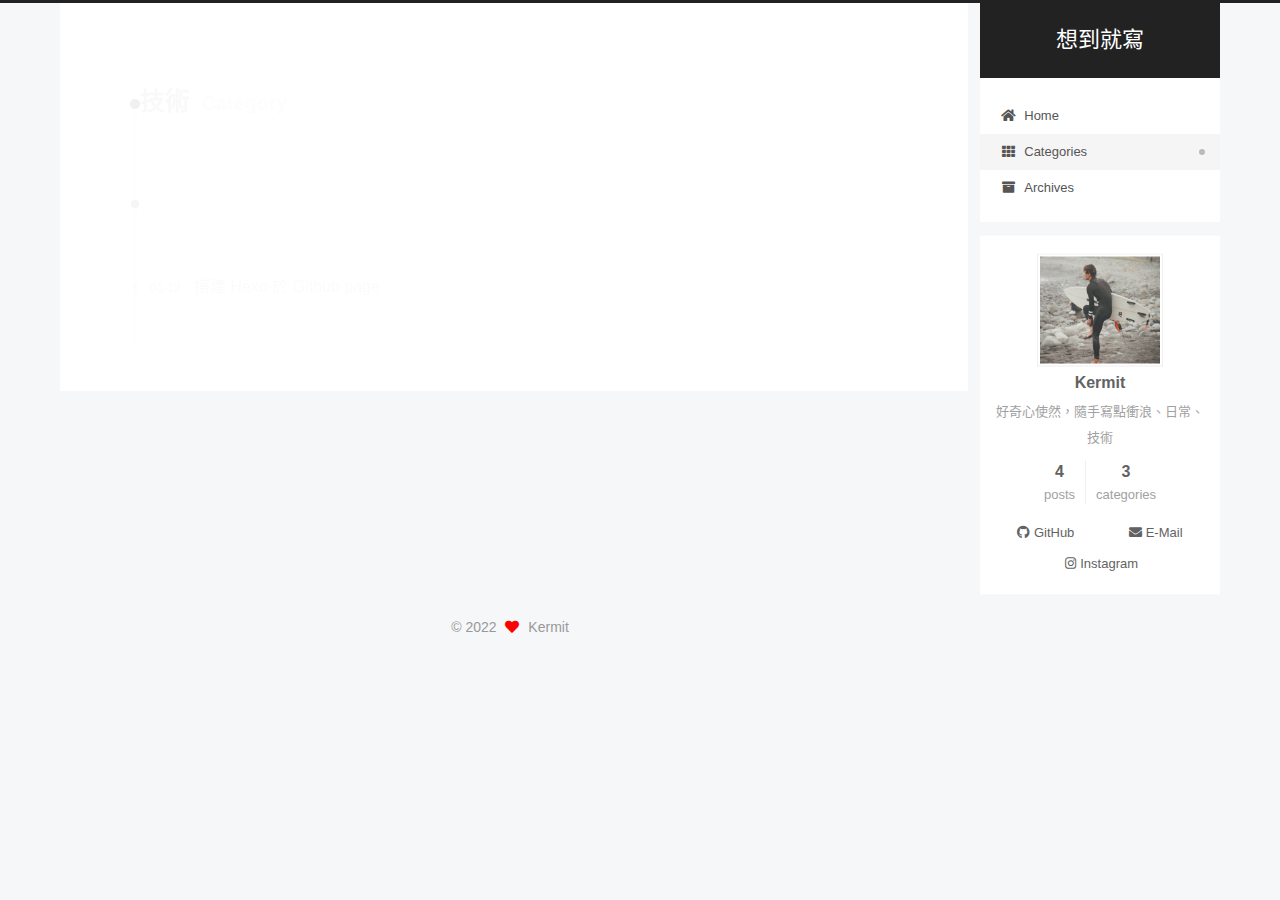
<file: categories/技術/index.html>
<!DOCTYPE html>
<html lang="zh-tw">
<head>
  <meta charset="UTF-8">
<meta name="viewport" content="width=device-width, initial-scale=1, maximum-scale=2">
<meta name="theme-color" content="#222">
<meta name="generator" content="Hexo 6.0.0">
  <link rel="apple-touch-icon" sizes="180x180" href="/images/apple-touch-icon-next.png">
  <link rel="icon" type="image/png" sizes="32x32" href="/images/favicon-32x32-next.png">
  <link rel="icon" type="image/png" sizes="16x16" href="/images/favicon-16x16-next.png">
  <link rel="mask-icon" href="/images/logo.svg" color="#222">

<link rel="stylesheet" href="/css/main.css">


<link rel="stylesheet" href="/lib/font-awesome/css/all.min.css">

<script id="hexo-configurations">
    var NexT = window.NexT || {};
    var CONFIG = {"hostname":"kermit1013.github.io","root":"/","scheme":"Pisces","version":"7.8.0","exturl":false,"sidebar":{"position":"right","display":"always","padding":18,"offset":12,"onmobile":false},"copycode":{"enable":false,"show_result":false,"style":null},"back2top":{"enable":true,"sidebar":false,"scrollpercent":false},"bookmark":{"enable":false,"color":"#222","save":"auto"},"fancybox":false,"mediumzoom":false,"lazyload":false,"pangu":false,"comments":{"style":"tabs","active":null,"storage":true,"lazyload":false,"nav":null},"algolia":{"hits":{"per_page":10},"labels":{"input_placeholder":"Search for Posts","hits_empty":"We didn't find any results for the search: ${query}","hits_stats":"${hits} results found in ${time} ms"}},"localsearch":{"enable":false,"trigger":"auto","top_n_per_article":1,"unescape":false,"preload":false},"motion":{"enable":true,"async":false,"transition":{"post_block":"fadeIn","post_header":"slideDownIn","post_body":"slideDownIn","coll_header":"slideLeftIn","sidebar":"slideUpIn"}}};
  </script>

  <meta name="description" content="好奇心使然，隨手寫點衝浪、日常、技術">
<meta property="og:type" content="website">
<meta property="og:title" content="想到就寫">
<meta property="og:url" content="https://kermit1013.github.io/categories/%E6%8A%80%E8%A1%93/index.html">
<meta property="og:site_name" content="想到就寫">
<meta property="og:description" content="好奇心使然，隨手寫點衝浪、日常、技術">
<meta property="og:locale" content="zh_TW">
<meta property="article:author" content="Kermit">
<meta name="twitter:card" content="summary">

<link rel="canonical" href="https://kermit1013.github.io/categories/%E6%8A%80%E8%A1%93/">


<script id="page-configurations">
  // https://hexo.io/docs/variables.html
  CONFIG.page = {
    sidebar: "",
    isHome : false,
    isPost : false,
    lang   : 'zh-tw'
  };
</script>

  <title>Category: 技術 | 想到就寫</title>
  






  <noscript>
  <style>
  .use-motion .brand,
  .use-motion .menu-item,
  .sidebar-inner,
  .use-motion .post-block,
  .use-motion .pagination,
  .use-motion .comments,
  .use-motion .post-header,
  .use-motion .post-body,
  .use-motion .collection-header { opacity: initial; }

  .use-motion .site-title,
  .use-motion .site-subtitle {
    opacity: initial;
    top: initial;
  }

  .use-motion .logo-line-before i { left: initial; }
  .use-motion .logo-line-after i { right: initial; }
  </style>
</noscript>

</head>

<body itemscope itemtype="http://schema.org/WebPage">
  <div class="container use-motion">
    <div class="headband"></div>

    <header class="header" itemscope itemtype="http://schema.org/WPHeader">
      <div class="header-inner"><div class="site-brand-container">
  <div class="site-nav-toggle">
    <div class="toggle" aria-label="Toggle navigation bar">
      <span class="toggle-line toggle-line-first"></span>
      <span class="toggle-line toggle-line-middle"></span>
      <span class="toggle-line toggle-line-last"></span>
    </div>
  </div>

  <div class="site-meta">

    <a href="/" class="brand" rel="start">
      <span class="logo-line-before"><i></i></span>
      <h1 class="site-title">想到就寫</h1>
      <span class="logo-line-after"><i></i></span>
    </a>
  </div>

  <div class="site-nav-right">
    <div class="toggle popup-trigger">
    </div>
  </div>
</div>




<nav class="site-nav">
  <ul id="menu" class="main-menu menu">
        <li class="menu-item menu-item-home">

    <a href="/" rel="section"><i class="fa fa-home fa-fw"></i>Home</a>

  </li>
        <li class="menu-item menu-item-categories">

    <a href="/categories/" rel="section"><i class="fa fa-th fa-fw"></i>Categories</a>

  </li>
        <li class="menu-item menu-item-archives">

    <a href="/archives/" rel="section"><i class="fa fa-archive fa-fw"></i>Archives</a>

  </li>
  </ul>
</nav>




</div>
    </header>

    
  <div class="back-to-top">
    <i class="fa fa-arrow-up"></i>
    <span>0%</span>
  </div>


    <main class="main">
      <div class="main-inner">
        <div class="content-wrap">
          

          <div class="content category">
            

  
  
  
  <div class="post-block">
    <div class="posts-collapse">
      <div class="collection-title">
        <h2 class="collection-header">技術
          <small>Category</small>
        </h2>
      </div>

      
    <div class="collection-year">
      <span class="collection-header">2022</span>
    </div>

  <article itemscope itemtype="http://schema.org/Article">
    <header class="post-header">

      <div class="post-meta">
        <time itemprop="dateCreated"
              datetime="2022-01-12T16:50:01+08:00"
              content="2022-01-12">
          01-12
        </time>
      </div>

      <div class="post-title">
          <a class="post-title-link" href="/2022/01/12/github-page-hexo/" itemprop="url">
            <span itemprop="name">搭建 Hexo 於 Github page</span>
          </a>
      </div>

    </header>
  </article>

    </div>
  </div>
  
  
  

  



          </div>
          

<script>
  window.addEventListener('tabs:register', () => {
    let { activeClass } = CONFIG.comments;
    if (CONFIG.comments.storage) {
      activeClass = localStorage.getItem('comments_active') || activeClass;
    }
    if (activeClass) {
      let activeTab = document.querySelector(`a[href="#comment-${activeClass}"]`);
      if (activeTab) {
        activeTab.click();
      }
    }
  });
  if (CONFIG.comments.storage) {
    window.addEventListener('tabs:click', event => {
      if (!event.target.matches('.tabs-comment .tab-content .tab-pane')) return;
      let commentClass = event.target.classList[1];
      localStorage.setItem('comments_active', commentClass);
    });
  }
</script>

        </div>
          
  
  <div class="toggle sidebar-toggle">
    <span class="toggle-line toggle-line-first"></span>
    <span class="toggle-line toggle-line-middle"></span>
    <span class="toggle-line toggle-line-last"></span>
  </div>

  <aside class="sidebar">
    <div class="sidebar-inner">

      <ul class="sidebar-nav motion-element">
        <li class="sidebar-nav-toc">
          Table of Contents
        </li>
        <li class="sidebar-nav-overview">
          Overview
        </li>
      </ul>

      <!--noindex-->
      <div class="post-toc-wrap sidebar-panel">
      </div>
      <!--/noindex-->

      <div class="site-overview-wrap sidebar-panel">
        <div class="site-author motion-element" itemprop="author" itemscope itemtype="http://schema.org/Person">
    <img class="site-author-image" itemprop="image" alt="Kermit"
      src="/images/kermit512.jpg">
  <p class="site-author-name" itemprop="name">Kermit</p>
  <div class="site-description" itemprop="description">好奇心使然，隨手寫點衝浪、日常、技術</div>
</div>
<div class="site-state-wrap motion-element">
  <nav class="site-state">
      <div class="site-state-item site-state-posts">
          <a href="/archives/">
        
          <span class="site-state-item-count">4</span>
          <span class="site-state-item-name">posts</span>
        </a>
      </div>
      <div class="site-state-item site-state-categories">
            <a href="/categories/">
          
        <span class="site-state-item-count">3</span>
        <span class="site-state-item-name">categories</span></a>
      </div>
  </nav>
</div>
  <div class="links-of-author motion-element">
      <span class="links-of-author-item">
        <a href="https://github.com/kermit1013" title="GitHub → https:&#x2F;&#x2F;github.com&#x2F;kermit1013" rel="noopener" target="_blank"><i class="fab fa-github fa-fw"></i>GitHub</a>
      </span>
      <span class="links-of-author-item">
        <a href="mailto:k84101311@gmail.com" title="E-Mail → mailto:k84101311@gmail.com" rel="noopener" target="_blank"><i class="fa fa-envelope fa-fw"></i>E-Mail</a>
      </span>
      <span class="links-of-author-item">
        <a href="https://instagram.com/keeermit1013" title="Instagram → https:&#x2F;&#x2F;instagram.com&#x2F;keeermit1013" rel="noopener" target="_blank"><i class="fab fa-instagram fa-fw"></i>Instagram</a>
      </span>
  </div>



      </div>

    </div>
  </aside>
  <div id="sidebar-dimmer"></div>


      </div>
    </main>

    <footer class="footer">
      <div class="footer-inner">
        

        

<div class="copyright">
  
  &copy; 
  <span itemprop="copyrightYear">2022</span>
  <span class="with-love">
    <i class="fa fa-heart"></i>
  </span>
  <span class="author" itemprop="copyrightHolder">Kermit</span>
</div>

        








      </div>
    </footer>
  </div>

  
  <script src="/lib/anime.min.js"></script>
  <script src="/lib/velocity/velocity.min.js"></script>
  <script src="/lib/velocity/velocity.ui.min.js"></script>

<script src="/js/utils.js"></script>

<script src="/js/motion.js"></script>


<script src="/js/schemes/pisces.js"></script>


<script src="/js/next-boot.js"></script>




  















  

  

</body>
</html>
</file>
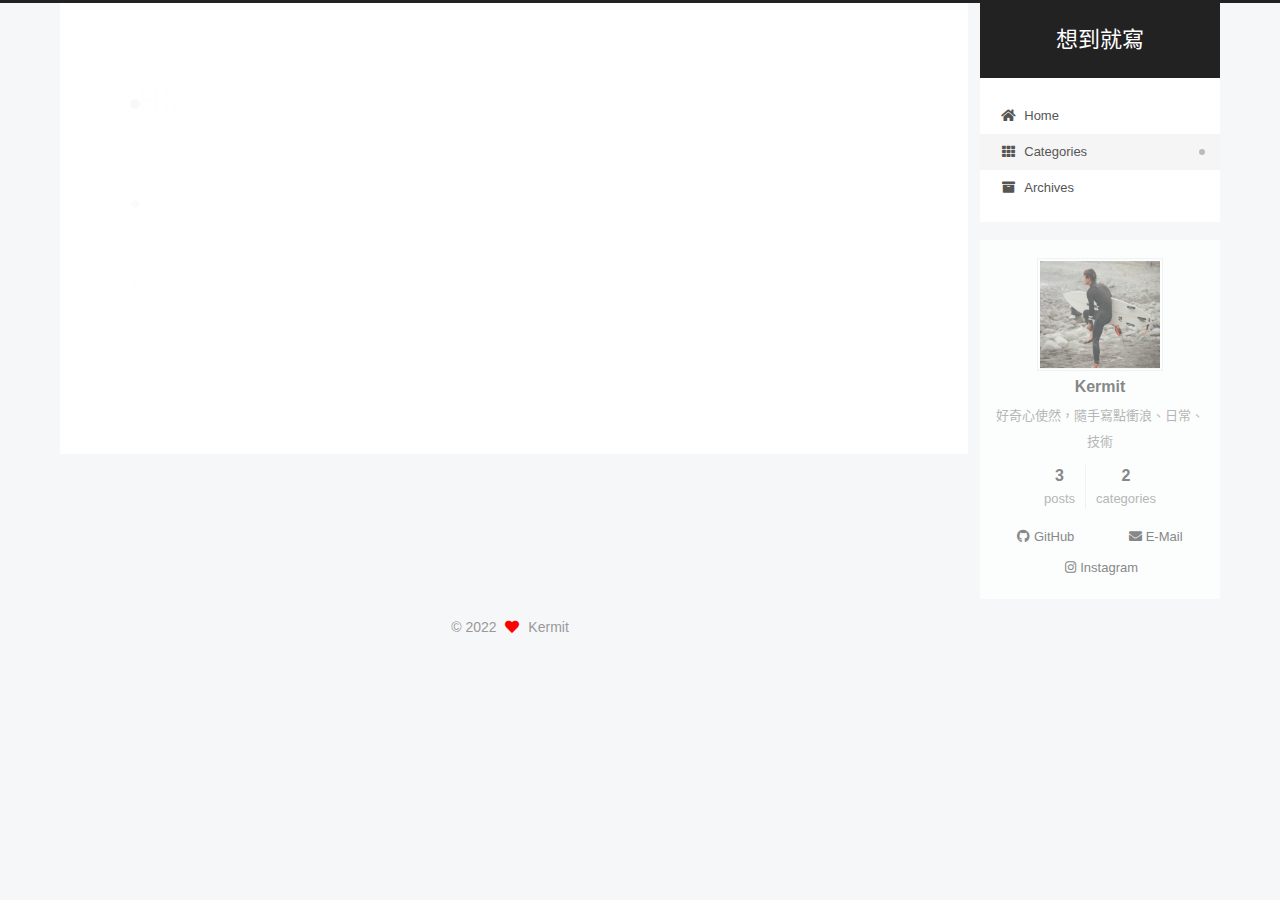
<file: categories/日常/index.html>
<!DOCTYPE html>
<html lang="zh-tw">
<head>
  <meta charset="UTF-8">
<meta name="viewport" content="width=device-width, initial-scale=1, maximum-scale=2">
<meta name="theme-color" content="#222">
<meta name="generator" content="Hexo 6.0.0">
  <link rel="apple-touch-icon" sizes="180x180" href="/images/apple-touch-icon-next.png">
  <link rel="icon" type="image/png" sizes="32x32" href="/images/favicon-32x32-next.png">
  <link rel="icon" type="image/png" sizes="16x16" href="/images/favicon-16x16-next.png">
  <link rel="mask-icon" href="/images/logo.svg" color="#222">

<link rel="stylesheet" href="/css/main.css">


<link rel="stylesheet" href="/lib/font-awesome/css/all.min.css">

<script id="hexo-configurations">
    var NexT = window.NexT || {};
    var CONFIG = {"hostname":"kermit1013.github.io","root":"/","scheme":"Pisces","version":"7.8.0","exturl":false,"sidebar":{"position":"right","display":"always","padding":18,"offset":12,"onmobile":false},"copycode":{"enable":false,"show_result":false,"style":null},"back2top":{"enable":true,"sidebar":false,"scrollpercent":false},"bookmark":{"enable":false,"color":"#222","save":"auto"},"fancybox":false,"mediumzoom":false,"lazyload":false,"pangu":false,"comments":{"style":"tabs","active":null,"storage":true,"lazyload":false,"nav":null},"algolia":{"hits":{"per_page":10},"labels":{"input_placeholder":"Search for Posts","hits_empty":"We didn't find any results for the search: ${query}","hits_stats":"${hits} results found in ${time} ms"}},"localsearch":{"enable":false,"trigger":"auto","top_n_per_article":1,"unescape":false,"preload":false},"motion":{"enable":true,"async":false,"transition":{"post_block":"fadeIn","post_header":"slideDownIn","post_body":"slideDownIn","coll_header":"slideLeftIn","sidebar":"slideUpIn"}}};
  </script>

  <meta name="description" content="好奇心使然，隨手寫點衝浪、日常、技術">
<meta property="og:type" content="website">
<meta property="og:title" content="想到就寫">
<meta property="og:url" content="https://kermit1013.github.io/categories/%E6%97%A5%E5%B8%B8/index.html">
<meta property="og:site_name" content="想到就寫">
<meta property="og:description" content="好奇心使然，隨手寫點衝浪、日常、技術">
<meta property="og:locale" content="zh_TW">
<meta property="article:author" content="Kermit">
<meta name="twitter:card" content="summary">

<link rel="canonical" href="https://kermit1013.github.io/categories/%E6%97%A5%E5%B8%B8/">


<script id="page-configurations">
  // https://hexo.io/docs/variables.html
  CONFIG.page = {
    sidebar: "",
    isHome : false,
    isPost : false,
    lang   : 'zh-tw'
  };
</script>

  <title>Category: 日常 | 想到就寫</title>
  






  <noscript>
  <style>
  .use-motion .brand,
  .use-motion .menu-item,
  .sidebar-inner,
  .use-motion .post-block,
  .use-motion .pagination,
  .use-motion .comments,
  .use-motion .post-header,
  .use-motion .post-body,
  .use-motion .collection-header { opacity: initial; }

  .use-motion .site-title,
  .use-motion .site-subtitle {
    opacity: initial;
    top: initial;
  }

  .use-motion .logo-line-before i { left: initial; }
  .use-motion .logo-line-after i { right: initial; }
  </style>
</noscript>

</head>

<body itemscope itemtype="http://schema.org/WebPage">
  <div class="container use-motion">
    <div class="headband"></div>

    <header class="header" itemscope itemtype="http://schema.org/WPHeader">
      <div class="header-inner"><div class="site-brand-container">
  <div class="site-nav-toggle">
    <div class="toggle" aria-label="Toggle navigation bar">
      <span class="toggle-line toggle-line-first"></span>
      <span class="toggle-line toggle-line-middle"></span>
      <span class="toggle-line toggle-line-last"></span>
    </div>
  </div>

  <div class="site-meta">

    <a href="/" class="brand" rel="start">
      <span class="logo-line-before"><i></i></span>
      <h1 class="site-title">想到就寫</h1>
      <span class="logo-line-after"><i></i></span>
    </a>
  </div>

  <div class="site-nav-right">
    <div class="toggle popup-trigger">
    </div>
  </div>
</div>




<nav class="site-nav">
  <ul id="menu" class="main-menu menu">
        <li class="menu-item menu-item-home">

    <a href="/" rel="section"><i class="fa fa-home fa-fw"></i>Home</a>

  </li>
        <li class="menu-item menu-item-categories">

    <a href="/categories/" rel="section"><i class="fa fa-th fa-fw"></i>Categories</a>

  </li>
        <li class="menu-item menu-item-archives">

    <a href="/archives/" rel="section"><i class="fa fa-archive fa-fw"></i>Archives</a>

  </li>
  </ul>
</nav>




</div>
    </header>

    
  <div class="back-to-top">
    <i class="fa fa-arrow-up"></i>
    <span>0%</span>
  </div>


    <main class="main">
      <div class="main-inner">
        <div class="content-wrap">
          

          <div class="content category">
            

  
  
  
  <div class="post-block">
    <div class="posts-collapse">
      <div class="collection-title">
        <h2 class="collection-header">日常
          <small>Category</small>
        </h2>
      </div>

      
    <div class="collection-year">
      <span class="collection-header">2022</span>
    </div>

  <article itemscope itemtype="http://schema.org/Article">
    <header class="post-header">

      <div class="post-meta">
        <time itemprop="dateCreated"
              datetime="2022-01-19T22:25:49+08:00"
              content="2022-01-19">
          01-19
        </time>
      </div>

      <div class="post-title">
          <a class="post-title-link" href="/2022/01/19/cultural-script/" itemprop="url">
            <span itemprop="name">淺聊文化腳本</span>
          </a>
      </div>

    </header>
  </article>

  <article itemscope itemtype="http://schema.org/Article">
    <header class="post-header">

      <div class="post-meta">
        <time itemprop="dateCreated"
              datetime="2022-01-11T15:37:01+08:00"
              content="2022-01-11">
          01-11
        </time>
      </div>

      <div class="post-title">
          <a class="post-title-link" href="/2022/01/11/sudden-thought/" itemprop="url">
            <span itemprop="name">想到就寫</span>
          </a>
      </div>

    </header>
  </article>

    </div>
  </div>
  
  
  

  



          </div>
          

<script>
  window.addEventListener('tabs:register', () => {
    let { activeClass } = CONFIG.comments;
    if (CONFIG.comments.storage) {
      activeClass = localStorage.getItem('comments_active') || activeClass;
    }
    if (activeClass) {
      let activeTab = document.querySelector(`a[href="#comment-${activeClass}"]`);
      if (activeTab) {
        activeTab.click();
      }
    }
  });
  if (CONFIG.comments.storage) {
    window.addEventListener('tabs:click', event => {
      if (!event.target.matches('.tabs-comment .tab-content .tab-pane')) return;
      let commentClass = event.target.classList[1];
      localStorage.setItem('comments_active', commentClass);
    });
  }
</script>

        </div>
          
  
  <div class="toggle sidebar-toggle">
    <span class="toggle-line toggle-line-first"></span>
    <span class="toggle-line toggle-line-middle"></span>
    <span class="toggle-line toggle-line-last"></span>
  </div>

  <aside class="sidebar">
    <div class="sidebar-inner">

      <ul class="sidebar-nav motion-element">
        <li class="sidebar-nav-toc">
          Table of Contents
        </li>
        <li class="sidebar-nav-overview">
          Overview
        </li>
      </ul>

      <!--noindex-->
      <div class="post-toc-wrap sidebar-panel">
      </div>
      <!--/noindex-->

      <div class="site-overview-wrap sidebar-panel">
        <div class="site-author motion-element" itemprop="author" itemscope itemtype="http://schema.org/Person">
    <img class="site-author-image" itemprop="image" alt="Kermit"
      src="/images/kermit512.jpg">
  <p class="site-author-name" itemprop="name">Kermit</p>
  <div class="site-description" itemprop="description">好奇心使然，隨手寫點衝浪、日常、技術</div>
</div>
<div class="site-state-wrap motion-element">
  <nav class="site-state">
      <div class="site-state-item site-state-posts">
          <a href="/archives/">
        
          <span class="site-state-item-count">3</span>
          <span class="site-state-item-name">posts</span>
        </a>
      </div>
      <div class="site-state-item site-state-categories">
            <a href="/categories/">
          
        <span class="site-state-item-count">2</span>
        <span class="site-state-item-name">categories</span></a>
      </div>
  </nav>
</div>
  <div class="links-of-author motion-element">
      <span class="links-of-author-item">
        <a href="https://github.com/kermit1013" title="GitHub → https:&#x2F;&#x2F;github.com&#x2F;kermit1013" rel="noopener" target="_blank"><i class="fab fa-github fa-fw"></i>GitHub</a>
      </span>
      <span class="links-of-author-item">
        <a href="mailto:k84101311@gmail.com" title="E-Mail → mailto:k84101311@gmail.com" rel="noopener" target="_blank"><i class="fa fa-envelope fa-fw"></i>E-Mail</a>
      </span>
      <span class="links-of-author-item">
        <a href="https://instagram.com/keeermit1013" title="Instagram → https:&#x2F;&#x2F;instagram.com&#x2F;keeermit1013" rel="noopener" target="_blank"><i class="fab fa-instagram fa-fw"></i>Instagram</a>
      </span>
  </div>



      </div>

    </div>
  </aside>
  <div id="sidebar-dimmer"></div>


      </div>
    </main>

    <footer class="footer">
      <div class="footer-inner">
        

        

<div class="copyright">
  
  &copy; 
  <span itemprop="copyrightYear">2022</span>
  <span class="with-love">
    <i class="fa fa-heart"></i>
  </span>
  <span class="author" itemprop="copyrightHolder">Kermit</span>
</div>

        








      </div>
    </footer>
  </div>

  
  <script src="/lib/anime.min.js"></script>
  <script src="/lib/velocity/velocity.min.js"></script>
  <script src="/lib/velocity/velocity.ui.min.js"></script>

<script src="/js/utils.js"></script>

<script src="/js/motion.js"></script>


<script src="/js/schemes/pisces.js"></script>


<script src="/js/next-boot.js"></script>




  















  

  

</body>
</html>
</file>
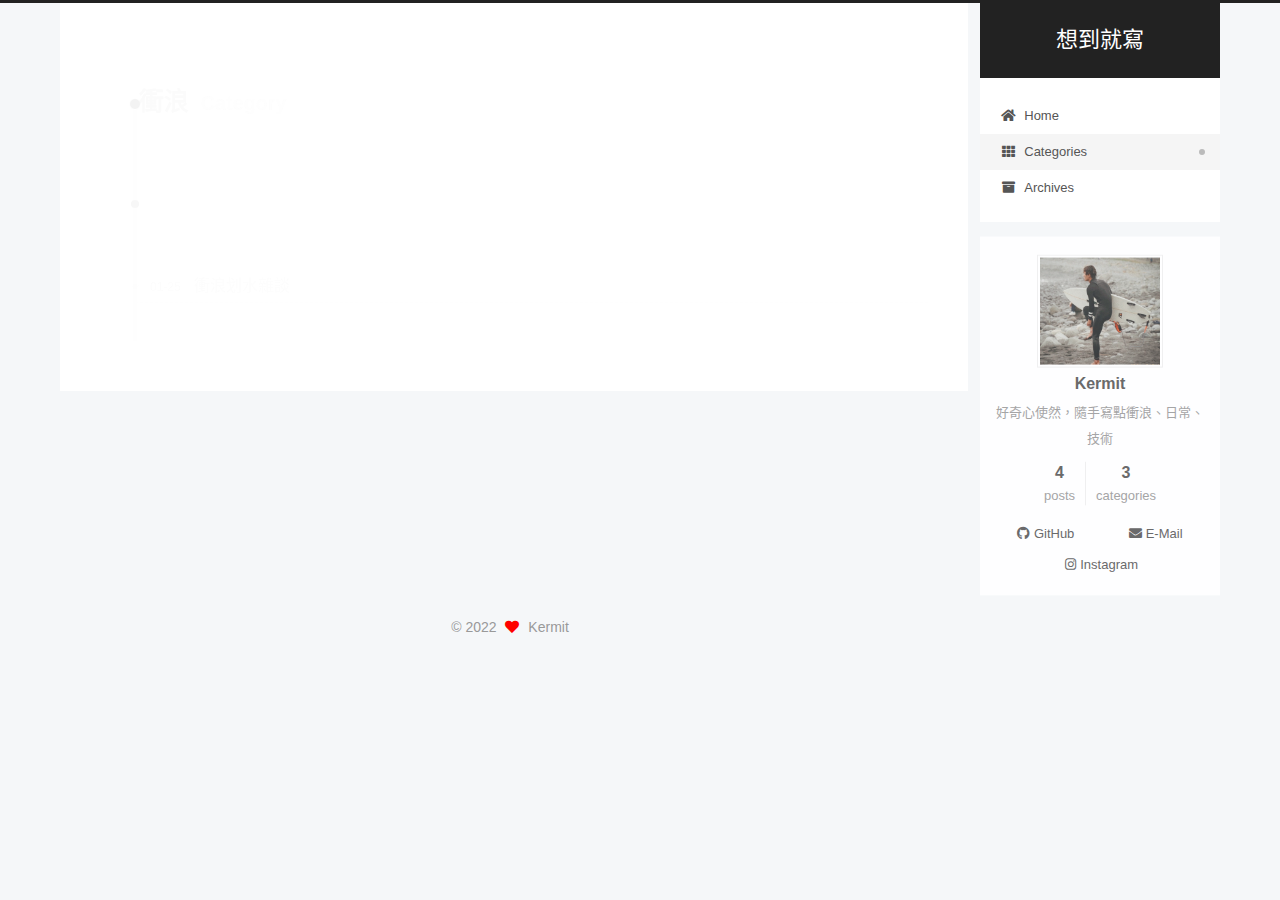
<file: categories/衝浪/index.html>
<!DOCTYPE html>
<html lang="zh-tw">
<head>
  <meta charset="UTF-8">
<meta name="viewport" content="width=device-width, initial-scale=1, maximum-scale=2">
<meta name="theme-color" content="#222">
<meta name="generator" content="Hexo 6.0.0">
  <link rel="apple-touch-icon" sizes="180x180" href="/images/apple-touch-icon-next.png">
  <link rel="icon" type="image/png" sizes="32x32" href="/images/favicon-32x32-next.png">
  <link rel="icon" type="image/png" sizes="16x16" href="/images/favicon-16x16-next.png">
  <link rel="mask-icon" href="/images/logo.svg" color="#222">

<link rel="stylesheet" href="/css/main.css">


<link rel="stylesheet" href="/lib/font-awesome/css/all.min.css">

<script id="hexo-configurations">
    var NexT = window.NexT || {};
    var CONFIG = {"hostname":"kermit1013.github.io","root":"/","scheme":"Pisces","version":"7.8.0","exturl":false,"sidebar":{"position":"right","display":"always","padding":18,"offset":12,"onmobile":false},"copycode":{"enable":false,"show_result":false,"style":null},"back2top":{"enable":true,"sidebar":false,"scrollpercent":false},"bookmark":{"enable":false,"color":"#222","save":"auto"},"fancybox":false,"mediumzoom":false,"lazyload":false,"pangu":false,"comments":{"style":"tabs","active":null,"storage":true,"lazyload":false,"nav":null},"algolia":{"hits":{"per_page":10},"labels":{"input_placeholder":"Search for Posts","hits_empty":"We didn't find any results for the search: ${query}","hits_stats":"${hits} results found in ${time} ms"}},"localsearch":{"enable":false,"trigger":"auto","top_n_per_article":1,"unescape":false,"preload":false},"motion":{"enable":true,"async":false,"transition":{"post_block":"fadeIn","post_header":"slideDownIn","post_body":"slideDownIn","coll_header":"slideLeftIn","sidebar":"slideUpIn"}}};
  </script>

  <meta name="description" content="好奇心使然，隨手寫點衝浪、日常、技術">
<meta property="og:type" content="website">
<meta property="og:title" content="想到就寫">
<meta property="og:url" content="https://kermit1013.github.io/categories/%E8%A1%9D%E6%B5%AA/index.html">
<meta property="og:site_name" content="想到就寫">
<meta property="og:description" content="好奇心使然，隨手寫點衝浪、日常、技術">
<meta property="og:locale" content="zh_TW">
<meta property="article:author" content="Kermit">
<meta name="twitter:card" content="summary">

<link rel="canonical" href="https://kermit1013.github.io/categories/%E8%A1%9D%E6%B5%AA/">


<script id="page-configurations">
  // https://hexo.io/docs/variables.html
  CONFIG.page = {
    sidebar: "",
    isHome : false,
    isPost : false,
    lang   : 'zh-tw'
  };
</script>

  <title>Category: 衝浪 | 想到就寫</title>
  






  <noscript>
  <style>
  .use-motion .brand,
  .use-motion .menu-item,
  .sidebar-inner,
  .use-motion .post-block,
  .use-motion .pagination,
  .use-motion .comments,
  .use-motion .post-header,
  .use-motion .post-body,
  .use-motion .collection-header { opacity: initial; }

  .use-motion .site-title,
  .use-motion .site-subtitle {
    opacity: initial;
    top: initial;
  }

  .use-motion .logo-line-before i { left: initial; }
  .use-motion .logo-line-after i { right: initial; }
  </style>
</noscript>

</head>

<body itemscope itemtype="http://schema.org/WebPage">
  <div class="container use-motion">
    <div class="headband"></div>

    <header class="header" itemscope itemtype="http://schema.org/WPHeader">
      <div class="header-inner"><div class="site-brand-container">
  <div class="site-nav-toggle">
    <div class="toggle" aria-label="Toggle navigation bar">
      <span class="toggle-line toggle-line-first"></span>
      <span class="toggle-line toggle-line-middle"></span>
      <span class="toggle-line toggle-line-last"></span>
    </div>
  </div>

  <div class="site-meta">

    <a href="/" class="brand" rel="start">
      <span class="logo-line-before"><i></i></span>
      <h1 class="site-title">想到就寫</h1>
      <span class="logo-line-after"><i></i></span>
    </a>
  </div>

  <div class="site-nav-right">
    <div class="toggle popup-trigger">
    </div>
  </div>
</div>




<nav class="site-nav">
  <ul id="menu" class="main-menu menu">
        <li class="menu-item menu-item-home">

    <a href="/" rel="section"><i class="fa fa-home fa-fw"></i>Home</a>

  </li>
        <li class="menu-item menu-item-categories">

    <a href="/categories/" rel="section"><i class="fa fa-th fa-fw"></i>Categories</a>

  </li>
        <li class="menu-item menu-item-archives">

    <a href="/archives/" rel="section"><i class="fa fa-archive fa-fw"></i>Archives</a>

  </li>
  </ul>
</nav>




</div>
    </header>

    
  <div class="back-to-top">
    <i class="fa fa-arrow-up"></i>
    <span>0%</span>
  </div>


    <main class="main">
      <div class="main-inner">
        <div class="content-wrap">
          

          <div class="content category">
            

  
  
  
  <div class="post-block">
    <div class="posts-collapse">
      <div class="collection-title">
        <h2 class="collection-header">衝浪
          <small>Category</small>
        </h2>
      </div>

      
    <div class="collection-year">
      <span class="collection-header">2022</span>
    </div>

  <article itemscope itemtype="http://schema.org/Article">
    <header class="post-header">

      <div class="post-meta">
        <time itemprop="dateCreated"
              datetime="2022-01-25T00:59:17+08:00"
              content="2022-01-25">
          01-25
        </time>
      </div>

      <div class="post-title">
          <a class="post-title-link" href="/2022/01/25/surfing-paddle/" itemprop="url">
            <span itemprop="name">衝浪划水雜談</span>
          </a>
      </div>

    </header>
  </article>

    </div>
  </div>
  
  
  

  



          </div>
          

<script>
  window.addEventListener('tabs:register', () => {
    let { activeClass } = CONFIG.comments;
    if (CONFIG.comments.storage) {
      activeClass = localStorage.getItem('comments_active') || activeClass;
    }
    if (activeClass) {
      let activeTab = document.querySelector(`a[href="#comment-${activeClass}"]`);
      if (activeTab) {
        activeTab.click();
      }
    }
  });
  if (CONFIG.comments.storage) {
    window.addEventListener('tabs:click', event => {
      if (!event.target.matches('.tabs-comment .tab-content .tab-pane')) return;
      let commentClass = event.target.classList[1];
      localStorage.setItem('comments_active', commentClass);
    });
  }
</script>

        </div>
          
  
  <div class="toggle sidebar-toggle">
    <span class="toggle-line toggle-line-first"></span>
    <span class="toggle-line toggle-line-middle"></span>
    <span class="toggle-line toggle-line-last"></span>
  </div>

  <aside class="sidebar">
    <div class="sidebar-inner">

      <ul class="sidebar-nav motion-element">
        <li class="sidebar-nav-toc">
          Table of Contents
        </li>
        <li class="sidebar-nav-overview">
          Overview
        </li>
      </ul>

      <!--noindex-->
      <div class="post-toc-wrap sidebar-panel">
      </div>
      <!--/noindex-->

      <div class="site-overview-wrap sidebar-panel">
        <div class="site-author motion-element" itemprop="author" itemscope itemtype="http://schema.org/Person">
    <img class="site-author-image" itemprop="image" alt="Kermit"
      src="/images/kermit512.jpg">
  <p class="site-author-name" itemprop="name">Kermit</p>
  <div class="site-description" itemprop="description">好奇心使然，隨手寫點衝浪、日常、技術</div>
</div>
<div class="site-state-wrap motion-element">
  <nav class="site-state">
      <div class="site-state-item site-state-posts">
          <a href="/archives/">
        
          <span class="site-state-item-count">4</span>
          <span class="site-state-item-name">posts</span>
        </a>
      </div>
      <div class="site-state-item site-state-categories">
            <a href="/categories/">
          
        <span class="site-state-item-count">3</span>
        <span class="site-state-item-name">categories</span></a>
      </div>
  </nav>
</div>
  <div class="links-of-author motion-element">
      <span class="links-of-author-item">
        <a href="https://github.com/kermit1013" title="GitHub → https:&#x2F;&#x2F;github.com&#x2F;kermit1013" rel="noopener" target="_blank"><i class="fab fa-github fa-fw"></i>GitHub</a>
      </span>
      <span class="links-of-author-item">
        <a href="mailto:k84101311@gmail.com" title="E-Mail → mailto:k84101311@gmail.com" rel="noopener" target="_blank"><i class="fa fa-envelope fa-fw"></i>E-Mail</a>
      </span>
      <span class="links-of-author-item">
        <a href="https://instagram.com/keeermit1013" title="Instagram → https:&#x2F;&#x2F;instagram.com&#x2F;keeermit1013" rel="noopener" target="_blank"><i class="fab fa-instagram fa-fw"></i>Instagram</a>
      </span>
  </div>



      </div>

    </div>
  </aside>
  <div id="sidebar-dimmer"></div>


      </div>
    </main>

    <footer class="footer">
      <div class="footer-inner">
        

        

<div class="copyright">
  
  &copy; 
  <span itemprop="copyrightYear">2022</span>
  <span class="with-love">
    <i class="fa fa-heart"></i>
  </span>
  <span class="author" itemprop="copyrightHolder">Kermit</span>
</div>

        








      </div>
    </footer>
  </div>

  
  <script src="/lib/anime.min.js"></script>
  <script src="/lib/velocity/velocity.min.js"></script>
  <script src="/lib/velocity/velocity.ui.min.js"></script>

<script src="/js/utils.js"></script>

<script src="/js/motion.js"></script>


<script src="/js/schemes/pisces.js"></script>


<script src="/js/next-boot.js"></script>




  















  

  

</body>
</html>
</file>
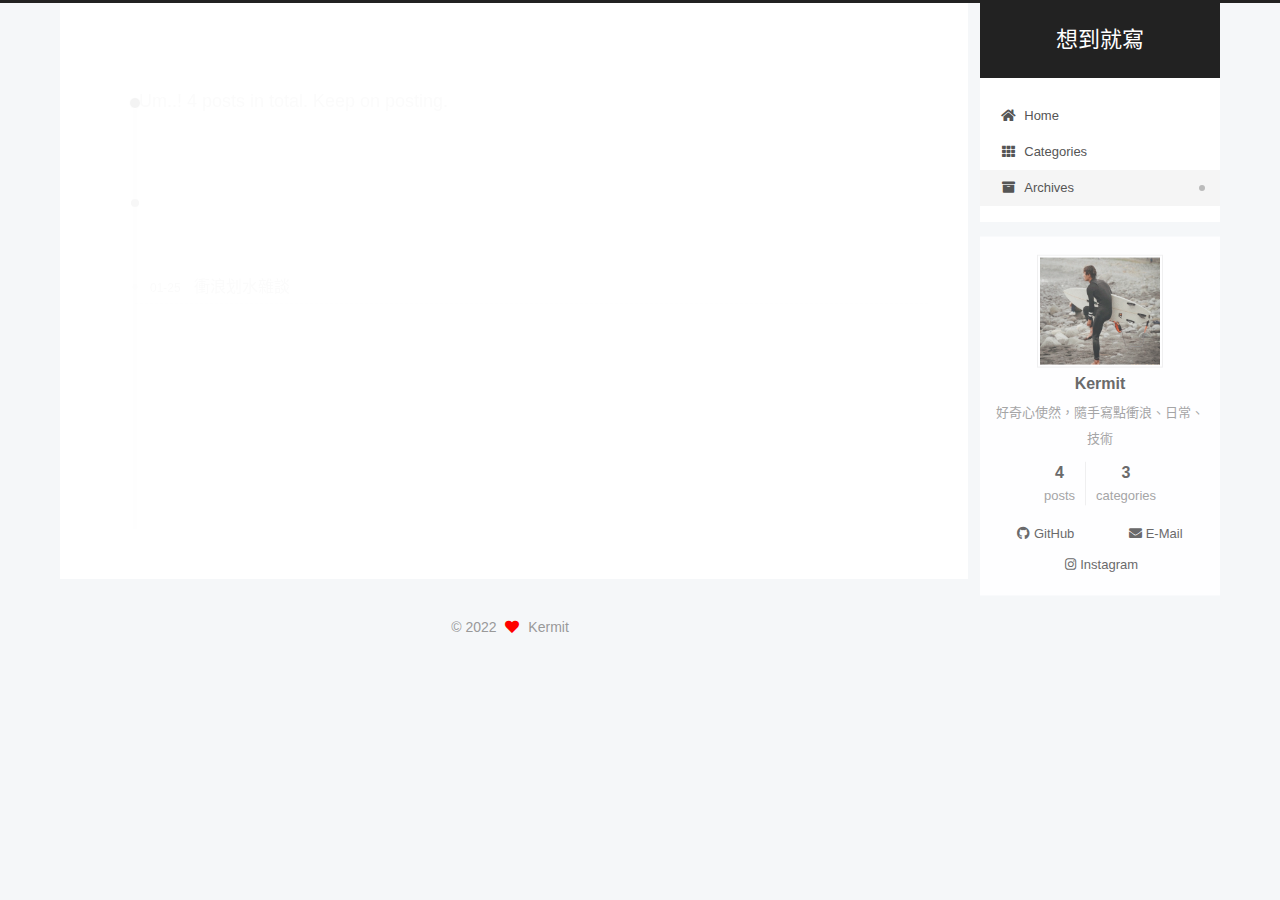
<file: archives/2022/01/index.html>
<!DOCTYPE html>
<html lang="zh-tw">
<head>
  <meta charset="UTF-8">
<meta name="viewport" content="width=device-width, initial-scale=1, maximum-scale=2">
<meta name="theme-color" content="#222">
<meta name="generator" content="Hexo 6.0.0">
  <link rel="apple-touch-icon" sizes="180x180" href="/images/apple-touch-icon-next.png">
  <link rel="icon" type="image/png" sizes="32x32" href="/images/favicon-32x32-next.png">
  <link rel="icon" type="image/png" sizes="16x16" href="/images/favicon-16x16-next.png">
  <link rel="mask-icon" href="/images/logo.svg" color="#222">

<link rel="stylesheet" href="/css/main.css">


<link rel="stylesheet" href="/lib/font-awesome/css/all.min.css">

<script id="hexo-configurations">
    var NexT = window.NexT || {};
    var CONFIG = {"hostname":"kermit1013.github.io","root":"/","scheme":"Pisces","version":"7.8.0","exturl":false,"sidebar":{"position":"right","display":"always","padding":18,"offset":12,"onmobile":false},"copycode":{"enable":false,"show_result":false,"style":null},"back2top":{"enable":true,"sidebar":false,"scrollpercent":false},"bookmark":{"enable":false,"color":"#222","save":"auto"},"fancybox":false,"mediumzoom":false,"lazyload":false,"pangu":false,"comments":{"style":"tabs","active":null,"storage":true,"lazyload":false,"nav":null},"algolia":{"hits":{"per_page":10},"labels":{"input_placeholder":"Search for Posts","hits_empty":"We didn't find any results for the search: ${query}","hits_stats":"${hits} results found in ${time} ms"}},"localsearch":{"enable":false,"trigger":"auto","top_n_per_article":1,"unescape":false,"preload":false},"motion":{"enable":true,"async":false,"transition":{"post_block":"fadeIn","post_header":"slideDownIn","post_body":"slideDownIn","coll_header":"slideLeftIn","sidebar":"slideUpIn"}}};
  </script>

  <meta name="description" content="好奇心使然，隨手寫點衝浪、日常、技術">
<meta property="og:type" content="website">
<meta property="og:title" content="想到就寫">
<meta property="og:url" content="https://kermit1013.github.io/archives/2022/01/index.html">
<meta property="og:site_name" content="想到就寫">
<meta property="og:description" content="好奇心使然，隨手寫點衝浪、日常、技術">
<meta property="og:locale" content="zh_TW">
<meta property="article:author" content="Kermit">
<meta name="twitter:card" content="summary">

<link rel="canonical" href="https://kermit1013.github.io/archives/2022/01/">


<script id="page-configurations">
  // https://hexo.io/docs/variables.html
  CONFIG.page = {
    sidebar: "",
    isHome : false,
    isPost : false,
    lang   : 'zh-tw'
  };
</script>

  <title>Archive | 想到就寫</title>
  






  <noscript>
  <style>
  .use-motion .brand,
  .use-motion .menu-item,
  .sidebar-inner,
  .use-motion .post-block,
  .use-motion .pagination,
  .use-motion .comments,
  .use-motion .post-header,
  .use-motion .post-body,
  .use-motion .collection-header { opacity: initial; }

  .use-motion .site-title,
  .use-motion .site-subtitle {
    opacity: initial;
    top: initial;
  }

  .use-motion .logo-line-before i { left: initial; }
  .use-motion .logo-line-after i { right: initial; }
  </style>
</noscript>

</head>

<body itemscope itemtype="http://schema.org/WebPage">
  <div class="container use-motion">
    <div class="headband"></div>

    <header class="header" itemscope itemtype="http://schema.org/WPHeader">
      <div class="header-inner"><div class="site-brand-container">
  <div class="site-nav-toggle">
    <div class="toggle" aria-label="Toggle navigation bar">
      <span class="toggle-line toggle-line-first"></span>
      <span class="toggle-line toggle-line-middle"></span>
      <span class="toggle-line toggle-line-last"></span>
    </div>
  </div>

  <div class="site-meta">

    <a href="/" class="brand" rel="start">
      <span class="logo-line-before"><i></i></span>
      <h1 class="site-title">想到就寫</h1>
      <span class="logo-line-after"><i></i></span>
    </a>
  </div>

  <div class="site-nav-right">
    <div class="toggle popup-trigger">
    </div>
  </div>
</div>




<nav class="site-nav">
  <ul id="menu" class="main-menu menu">
        <li class="menu-item menu-item-home">

    <a href="/" rel="section"><i class="fa fa-home fa-fw"></i>Home</a>

  </li>
        <li class="menu-item menu-item-categories">

    <a href="/categories/" rel="section"><i class="fa fa-th fa-fw"></i>Categories</a>

  </li>
        <li class="menu-item menu-item-archives">

    <a href="/archives/" rel="section"><i class="fa fa-archive fa-fw"></i>Archives</a>

  </li>
  </ul>
</nav>




</div>
    </header>

    
  <div class="back-to-top">
    <i class="fa fa-arrow-up"></i>
    <span>0%</span>
  </div>


    <main class="main">
      <div class="main-inner">
        <div class="content-wrap">
          

          <div class="content archive">
            

  
  
  
  <div class="post-block">
    <div class="posts-collapse">
      <div class="collection-title">
        <span class="collection-header">Um..! 4 posts in total. Keep on posting.</span>
      </div>

      
    <div class="collection-year">
      <span class="collection-header">2022</span>
    </div>

  <article itemscope itemtype="http://schema.org/Article">
    <header class="post-header">

      <div class="post-meta">
        <time itemprop="dateCreated"
              datetime="2022-01-25T00:59:17+08:00"
              content="2022-01-25">
          01-25
        </time>
      </div>

      <div class="post-title">
          <a class="post-title-link" href="/2022/01/25/surfing-paddle/" itemprop="url">
            <span itemprop="name">衝浪划水雜談</span>
          </a>
      </div>

    </header>
  </article>

  <article itemscope itemtype="http://schema.org/Article">
    <header class="post-header">

      <div class="post-meta">
        <time itemprop="dateCreated"
              datetime="2022-01-19T22:25:49+08:00"
              content="2022-01-19">
          01-19
        </time>
      </div>

      <div class="post-title">
          <a class="post-title-link" href="/2022/01/19/cultural-script/" itemprop="url">
            <span itemprop="name">淺聊文化腳本</span>
          </a>
      </div>

    </header>
  </article>

  <article itemscope itemtype="http://schema.org/Article">
    <header class="post-header">

      <div class="post-meta">
        <time itemprop="dateCreated"
              datetime="2022-01-12T16:50:01+08:00"
              content="2022-01-12">
          01-12
        </time>
      </div>

      <div class="post-title">
          <a class="post-title-link" href="/2022/01/12/github-page-hexo/" itemprop="url">
            <span itemprop="name">搭建 Hexo 於 Github page</span>
          </a>
      </div>

    </header>
  </article>

  <article itemscope itemtype="http://schema.org/Article">
    <header class="post-header">

      <div class="post-meta">
        <time itemprop="dateCreated"
              datetime="2022-01-11T15:37:01+08:00"
              content="2022-01-11">
          01-11
        </time>
      </div>

      <div class="post-title">
          <a class="post-title-link" href="/2022/01/11/sudden-thought/" itemprop="url">
            <span itemprop="name">想到就寫</span>
          </a>
      </div>

    </header>
  </article>


    </div>
  </div>
  
  
  

  



          </div>
          

<script>
  window.addEventListener('tabs:register', () => {
    let { activeClass } = CONFIG.comments;
    if (CONFIG.comments.storage) {
      activeClass = localStorage.getItem('comments_active') || activeClass;
    }
    if (activeClass) {
      let activeTab = document.querySelector(`a[href="#comment-${activeClass}"]`);
      if (activeTab) {
        activeTab.click();
      }
    }
  });
  if (CONFIG.comments.storage) {
    window.addEventListener('tabs:click', event => {
      if (!event.target.matches('.tabs-comment .tab-content .tab-pane')) return;
      let commentClass = event.target.classList[1];
      localStorage.setItem('comments_active', commentClass);
    });
  }
</script>

        </div>
          
  
  <div class="toggle sidebar-toggle">
    <span class="toggle-line toggle-line-first"></span>
    <span class="toggle-line toggle-line-middle"></span>
    <span class="toggle-line toggle-line-last"></span>
  </div>

  <aside class="sidebar">
    <div class="sidebar-inner">

      <ul class="sidebar-nav motion-element">
        <li class="sidebar-nav-toc">
          Table of Contents
        </li>
        <li class="sidebar-nav-overview">
          Overview
        </li>
      </ul>

      <!--noindex-->
      <div class="post-toc-wrap sidebar-panel">
      </div>
      <!--/noindex-->

      <div class="site-overview-wrap sidebar-panel">
        <div class="site-author motion-element" itemprop="author" itemscope itemtype="http://schema.org/Person">
    <img class="site-author-image" itemprop="image" alt="Kermit"
      src="/images/kermit512.jpg">
  <p class="site-author-name" itemprop="name">Kermit</p>
  <div class="site-description" itemprop="description">好奇心使然，隨手寫點衝浪、日常、技術</div>
</div>
<div class="site-state-wrap motion-element">
  <nav class="site-state">
      <div class="site-state-item site-state-posts">
          <a href="/archives/">
        
          <span class="site-state-item-count">4</span>
          <span class="site-state-item-name">posts</span>
        </a>
      </div>
      <div class="site-state-item site-state-categories">
            <a href="/categories/">
          
        <span class="site-state-item-count">3</span>
        <span class="site-state-item-name">categories</span></a>
      </div>
  </nav>
</div>
  <div class="links-of-author motion-element">
      <span class="links-of-author-item">
        <a href="https://github.com/kermit1013" title="GitHub → https:&#x2F;&#x2F;github.com&#x2F;kermit1013" rel="noopener" target="_blank"><i class="fab fa-github fa-fw"></i>GitHub</a>
      </span>
      <span class="links-of-author-item">
        <a href="mailto:k84101311@gmail.com" title="E-Mail → mailto:k84101311@gmail.com" rel="noopener" target="_blank"><i class="fa fa-envelope fa-fw"></i>E-Mail</a>
      </span>
      <span class="links-of-author-item">
        <a href="https://instagram.com/keeermit1013" title="Instagram → https:&#x2F;&#x2F;instagram.com&#x2F;keeermit1013" rel="noopener" target="_blank"><i class="fab fa-instagram fa-fw"></i>Instagram</a>
      </span>
  </div>



      </div>

    </div>
  </aside>
  <div id="sidebar-dimmer"></div>


      </div>
    </main>

    <footer class="footer">
      <div class="footer-inner">
        

        

<div class="copyright">
  
  &copy; 
  <span itemprop="copyrightYear">2022</span>
  <span class="with-love">
    <i class="fa fa-heart"></i>
  </span>
  <span class="author" itemprop="copyrightHolder">Kermit</span>
</div>

        








      </div>
    </footer>
  </div>

  
  <script src="/lib/anime.min.js"></script>
  <script src="/lib/velocity/velocity.min.js"></script>
  <script src="/lib/velocity/velocity.ui.min.js"></script>

<script src="/js/utils.js"></script>

<script src="/js/motion.js"></script>


<script src="/js/schemes/pisces.js"></script>


<script src="/js/next-boot.js"></script>




  















  

  

</body>
</html>
</file>
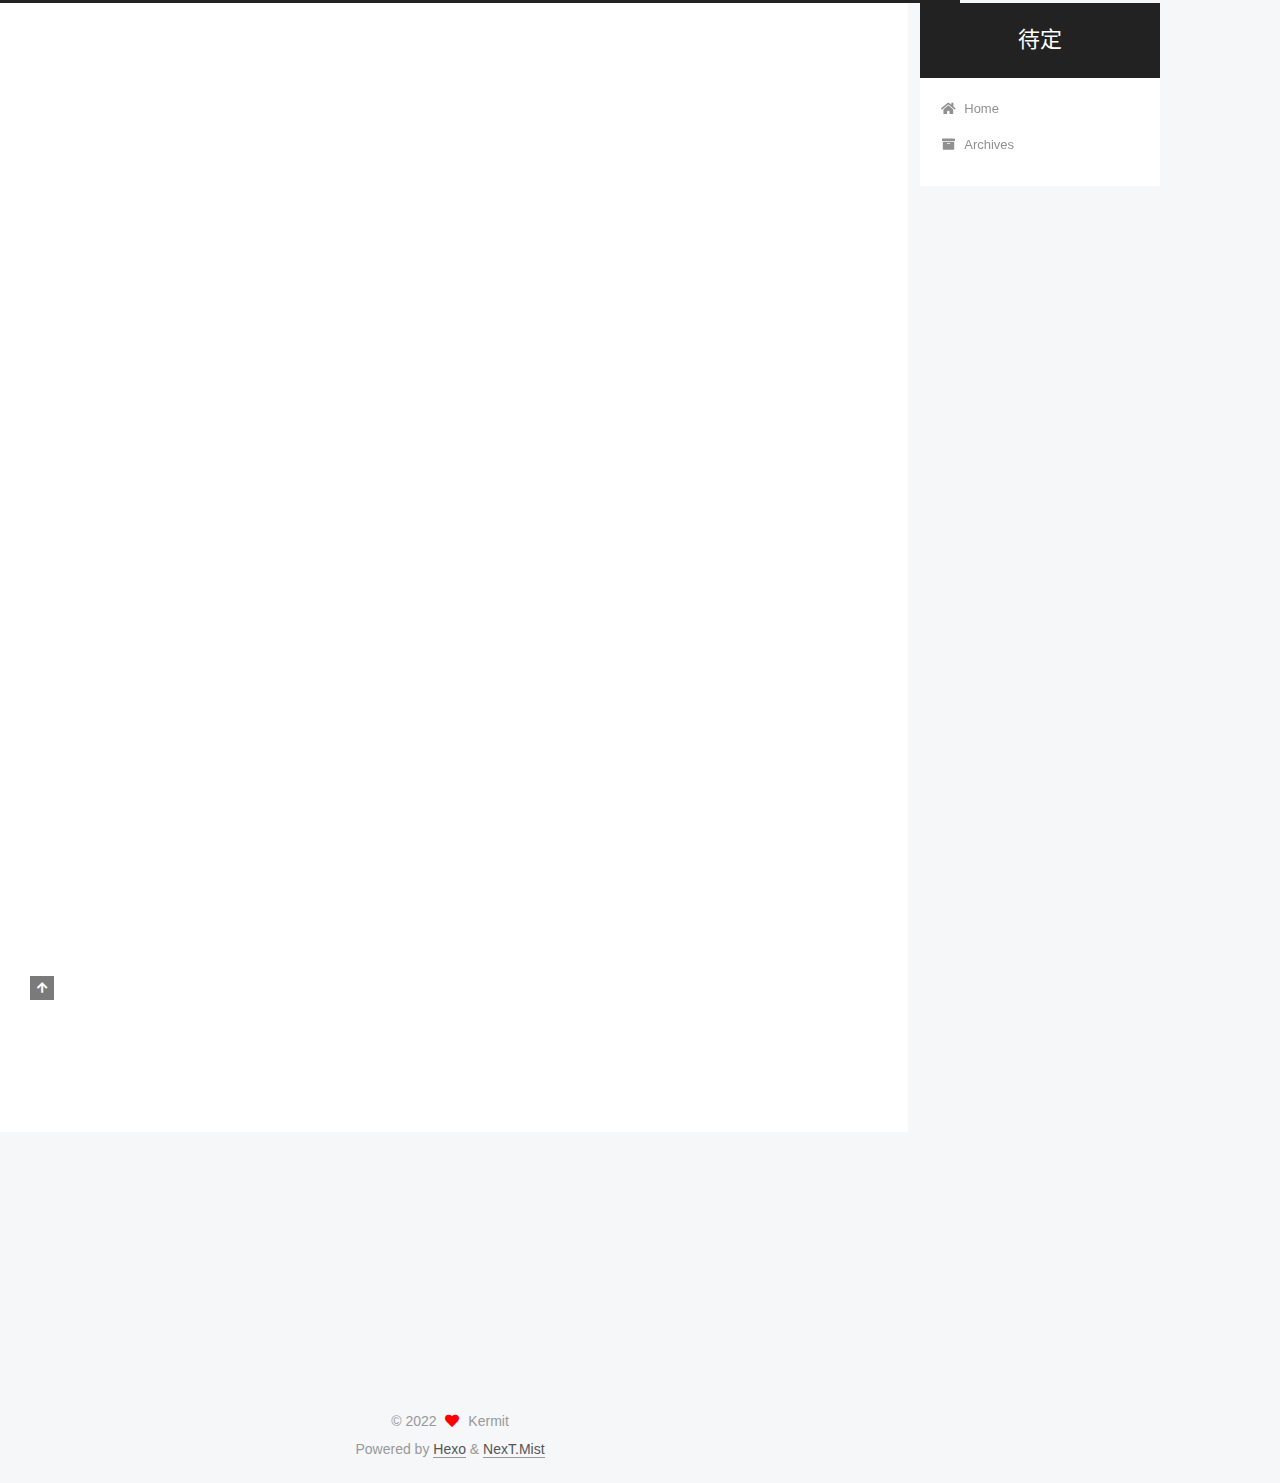
<file: 2022/01/11/hello-world/index.html>
<!DOCTYPE html>
<html lang="zh-tw">
<head>
  <meta charset="UTF-8">
<meta name="viewport" content="width=device-width, initial-scale=1, maximum-scale=2">
<meta name="theme-color" content="#222">
<meta name="generator" content="Hexo 6.0.0">
  <link rel="apple-touch-icon" sizes="180x180" href="/images/apple-touch-icon-next.png">
  <link rel="icon" type="image/png" sizes="32x32" href="/images/favicon-32x32-next.png">
  <link rel="icon" type="image/png" sizes="16x16" href="/images/favicon-16x16-next.png">
  <link rel="mask-icon" href="/images/logo.svg" color="#222">

<link rel="stylesheet" href="/css/main.css">


<link rel="stylesheet" href="/lib/font-awesome/css/all.min.css">

<script id="hexo-configurations">
    var NexT = window.NexT || {};
    var CONFIG = {"hostname":"kermit1013.github.io","root":"/","scheme":"Mist","version":"7.8.0","exturl":false,"sidebar":{"position":"right","display":"always","padding":18,"offset":12,"onmobile":false},"copycode":{"enable":false,"show_result":false,"style":null},"back2top":{"enable":true,"sidebar":false,"scrollpercent":false},"bookmark":{"enable":false,"color":"#222","save":"auto"},"fancybox":false,"mediumzoom":false,"lazyload":false,"pangu":false,"comments":{"style":"tabs","active":null,"storage":true,"lazyload":false,"nav":null},"algolia":{"hits":{"per_page":10},"labels":{"input_placeholder":"Search for Posts","hits_empty":"We didn't find any results for the search: ${query}","hits_stats":"${hits} results found in ${time} ms"}},"localsearch":{"enable":false,"trigger":"auto","top_n_per_article":1,"unescape":false,"preload":false},"motion":{"enable":true,"async":false,"transition":{"post_block":"fadeIn","post_header":"slideDownIn","post_body":"slideDownIn","coll_header":"slideLeftIn","sidebar":"slideUpIn"}}};
  </script>

  <meta name="description" content="Welcome to Hexo! This is your very first post. Check documentation for more info. If you get any problems when using Hexo, you can find the answer in troubleshooting or you can ask me on GitHub. Quick">
<meta property="og:type" content="article">
<meta property="og:title" content="Hello World">
<meta property="og:url" content="https://kermit1013.github.io/2022/01/11/hello-world/index.html">
<meta property="og:site_name" content="待定">
<meta property="og:description" content="Welcome to Hexo! This is your very first post. Check documentation for more info. If you get any problems when using Hexo, you can find the answer in troubleshooting or you can ask me on GitHub. Quick">
<meta property="og:locale" content="zh_TW">
<meta property="article:published_time" content="2022-01-11T07:37:01.770Z">
<meta property="article:modified_time" content="2022-01-11T07:37:01.770Z">
<meta property="article:author" content="Kermit">
<meta name="twitter:card" content="summary">

<link rel="canonical" href="https://kermit1013.github.io/2022/01/11/hello-world/">


<script id="page-configurations">
  // https://hexo.io/docs/variables.html
  CONFIG.page = {
    sidebar: "",
    isHome : false,
    isPost : true,
    lang   : 'zh-tw'
  };
</script>

  <title>Hello World | 待定</title>
  






  <noscript>
  <style>
  .use-motion .brand,
  .use-motion .menu-item,
  .sidebar-inner,
  .use-motion .post-block,
  .use-motion .pagination,
  .use-motion .comments,
  .use-motion .post-header,
  .use-motion .post-body,
  .use-motion .collection-header { opacity: initial; }

  .use-motion .site-title,
  .use-motion .site-subtitle {
    opacity: initial;
    top: initial;
  }

  .use-motion .logo-line-before i { left: initial; }
  .use-motion .logo-line-after i { right: initial; }
  </style>
</noscript>

</head>

<body itemscope itemtype="http://schema.org/WebPage">
  <div class="container use-motion">
    <div class="headband"></div>

    <header class="header" itemscope itemtype="http://schema.org/WPHeader">
      <div class="header-inner"><div class="site-brand-container">
  <div class="site-nav-toggle">
    <div class="toggle" aria-label="Toggle navigation bar">
      <span class="toggle-line toggle-line-first"></span>
      <span class="toggle-line toggle-line-middle"></span>
      <span class="toggle-line toggle-line-last"></span>
    </div>
  </div>

  <div class="site-meta">

    <a href="/" class="brand" rel="start">
      <span class="logo-line-before"><i></i></span>
      <h1 class="site-title">待定</h1>
      <span class="logo-line-after"><i></i></span>
    </a>
  </div>

  <div class="site-nav-right">
    <div class="toggle popup-trigger">
    </div>
  </div>
</div>




<nav class="site-nav">
  <ul id="menu" class="main-menu menu">
        <li class="menu-item menu-item-home">

    <a href="/" rel="section"><i class="fa fa-home fa-fw"></i>Home</a>

  </li>
        <li class="menu-item menu-item-archives">

    <a href="/archives/" rel="section"><i class="fa fa-archive fa-fw"></i>Archives</a>

  </li>
  </ul>
</nav>




</div>
    </header>

    
  <div class="back-to-top">
    <i class="fa fa-arrow-up"></i>
    <span>0%</span>
  </div>


    <main class="main">
      <div class="main-inner">
        <div class="content-wrap">
          

          <div class="content post posts-expand">
            

    
  
  
  <article itemscope itemtype="http://schema.org/Article" class="post-block" lang="zh-tw">
    <link itemprop="mainEntityOfPage" href="https://kermit1013.github.io/2022/01/11/hello-world/">

    <span hidden itemprop="author" itemscope itemtype="http://schema.org/Person">
      <meta itemprop="image" content="/images/kermit512.jpg">
      <meta itemprop="name" content="Kermit">
      <meta itemprop="description" content="好奇心使然，隨手寫點衝浪、日常、技術">
    </span>

    <span hidden itemprop="publisher" itemscope itemtype="http://schema.org/Organization">
      <meta itemprop="name" content="待定">
    </span>
      <header class="post-header">
        <h1 class="post-title" itemprop="name headline">
          Hello World
        </h1>

        <div class="post-meta">
            <span class="post-meta-item">
              <span class="post-meta-item-icon">
                <i class="far fa-calendar"></i>
              </span>
              <span class="post-meta-item-text">Posted on</span>

              <time title="Created: 2022-01-11 15:37:01" itemprop="dateCreated datePublished" datetime="2022-01-11T15:37:01+08:00">2022-01-11</time>
            </span>

          

        </div>
      </header>

    
    
    
    <div class="post-body" itemprop="articleBody">

      
        <p>Welcome to <a target="_blank" rel="noopener" href="https://hexo.io/">Hexo</a>! This is your very first post. Check <a target="_blank" rel="noopener" href="https://hexo.io/docs/">documentation</a> for more info. If you get any problems when using Hexo, you can find the answer in <a target="_blank" rel="noopener" href="https://hexo.io/docs/troubleshooting.html">troubleshooting</a> or you can ask me on <a target="_blank" rel="noopener" href="https://github.com/hexojs/hexo/issues">GitHub</a>.</p>
<h2 id="Quick-Start"><a href="#Quick-Start" class="headerlink" title="Quick Start"></a>Quick Start</h2><h3 id="Create-a-new-post"><a href="#Create-a-new-post" class="headerlink" title="Create a new post"></a>Create a new post</h3><figure class="highlight bash"><table><tr><td class="gutter"><pre><span class="line">1</span><br></pre></td><td class="code"><pre><span class="line">$ hexo new <span class="string">&quot;My New Post&quot;</span></span><br></pre></td></tr></table></figure>

<p>More info: <a target="_blank" rel="noopener" href="https://hexo.io/docs/writing.html">Writing</a></p>
<h3 id="Run-server"><a href="#Run-server" class="headerlink" title="Run server"></a>Run server</h3><figure class="highlight bash"><table><tr><td class="gutter"><pre><span class="line">1</span><br></pre></td><td class="code"><pre><span class="line">$ hexo server</span><br></pre></td></tr></table></figure>

<p>More info: <a target="_blank" rel="noopener" href="https://hexo.io/docs/server.html">Server</a></p>
<h3 id="Generate-static-files"><a href="#Generate-static-files" class="headerlink" title="Generate static files"></a>Generate static files</h3><figure class="highlight bash"><table><tr><td class="gutter"><pre><span class="line">1</span><br></pre></td><td class="code"><pre><span class="line">$ hexo generate</span><br></pre></td></tr></table></figure>

<p>More info: <a target="_blank" rel="noopener" href="https://hexo.io/docs/generating.html">Generating</a></p>
<h3 id="Deploy-to-remote-sites"><a href="#Deploy-to-remote-sites" class="headerlink" title="Deploy to remote sites"></a>Deploy to remote sites</h3><figure class="highlight bash"><table><tr><td class="gutter"><pre><span class="line">1</span><br></pre></td><td class="code"><pre><span class="line">$ hexo deploy</span><br></pre></td></tr></table></figure>

<p>More info: <a target="_blank" rel="noopener" href="https://hexo.io/docs/one-command-deployment.html">Deployment</a></p>

    </div>

    
    
    

      <footer class="post-footer">

        


        
      </footer>
    
  </article>
  
  
  



          </div>
          

<script>
  window.addEventListener('tabs:register', () => {
    let { activeClass } = CONFIG.comments;
    if (CONFIG.comments.storage) {
      activeClass = localStorage.getItem('comments_active') || activeClass;
    }
    if (activeClass) {
      let activeTab = document.querySelector(`a[href="#comment-${activeClass}"]`);
      if (activeTab) {
        activeTab.click();
      }
    }
  });
  if (CONFIG.comments.storage) {
    window.addEventListener('tabs:click', event => {
      if (!event.target.matches('.tabs-comment .tab-content .tab-pane')) return;
      let commentClass = event.target.classList[1];
      localStorage.setItem('comments_active', commentClass);
    });
  }
</script>

        </div>
          
  
  <div class="toggle sidebar-toggle">
    <span class="toggle-line toggle-line-first"></span>
    <span class="toggle-line toggle-line-middle"></span>
    <span class="toggle-line toggle-line-last"></span>
  </div>

  <aside class="sidebar">
    <div class="sidebar-inner">

      <ul class="sidebar-nav motion-element">
        <li class="sidebar-nav-toc">
          Table of Contents
        </li>
        <li class="sidebar-nav-overview">
          Overview
        </li>
      </ul>

      <!--noindex-->
      <div class="post-toc-wrap sidebar-panel">
          <div class="post-toc motion-element"><ol class="nav"><li class="nav-item nav-level-2"><a class="nav-link" href="#Quick-Start"><span class="nav-number">1.</span> <span class="nav-text">Quick Start</span></a><ol class="nav-child"><li class="nav-item nav-level-3"><a class="nav-link" href="#Create-a-new-post"><span class="nav-number">1.1.</span> <span class="nav-text">Create a new post</span></a></li><li class="nav-item nav-level-3"><a class="nav-link" href="#Run-server"><span class="nav-number">1.2.</span> <span class="nav-text">Run server</span></a></li><li class="nav-item nav-level-3"><a class="nav-link" href="#Generate-static-files"><span class="nav-number">1.3.</span> <span class="nav-text">Generate static files</span></a></li><li class="nav-item nav-level-3"><a class="nav-link" href="#Deploy-to-remote-sites"><span class="nav-number">1.4.</span> <span class="nav-text">Deploy to remote sites</span></a></li></ol></li></ol></div>
      </div>
      <!--/noindex-->

      <div class="site-overview-wrap sidebar-panel">
        <div class="site-author motion-element" itemprop="author" itemscope itemtype="http://schema.org/Person">
    <img class="site-author-image" itemprop="image" alt="Kermit"
      src="/images/kermit512.jpg">
  <p class="site-author-name" itemprop="name">Kermit</p>
  <div class="site-description" itemprop="description">好奇心使然，隨手寫點衝浪、日常、技術</div>
</div>
<div class="site-state-wrap motion-element">
  <nav class="site-state">
      <div class="site-state-item site-state-posts">
          <a href="/archives/">
        
          <span class="site-state-item-count">1</span>
          <span class="site-state-item-name">posts</span>
        </a>
      </div>
  </nav>
</div>



      </div>

    </div>
  </aside>
  <div id="sidebar-dimmer"></div>


      </div>
    </main>

    <footer class="footer">
      <div class="footer-inner">
        

        

<div class="copyright">
  
  &copy; 
  <span itemprop="copyrightYear">2022</span>
  <span class="with-love">
    <i class="fa fa-heart"></i>
  </span>
  <span class="author" itemprop="copyrightHolder">Kermit</span>
</div>
  <div class="powered-by">Powered by <a href="https://hexo.io/" class="theme-link" rel="noopener" target="_blank">Hexo</a> & <a href="https://mist.theme-next.org/" class="theme-link" rel="noopener" target="_blank">NexT.Mist</a>
  </div>

        








      </div>
    </footer>
  </div>

  
  <script src="/lib/anime.min.js"></script>
  <script src="/lib/velocity/velocity.min.js"></script>
  <script src="/lib/velocity/velocity.ui.min.js"></script>

<script src="/js/utils.js"></script>

<script src="/js/motion.js"></script>


<script src="/js/schemes/muse.js"></script>


<script src="/js/next-boot.js"></script>




  















  

  

</body>
</html>
</file>
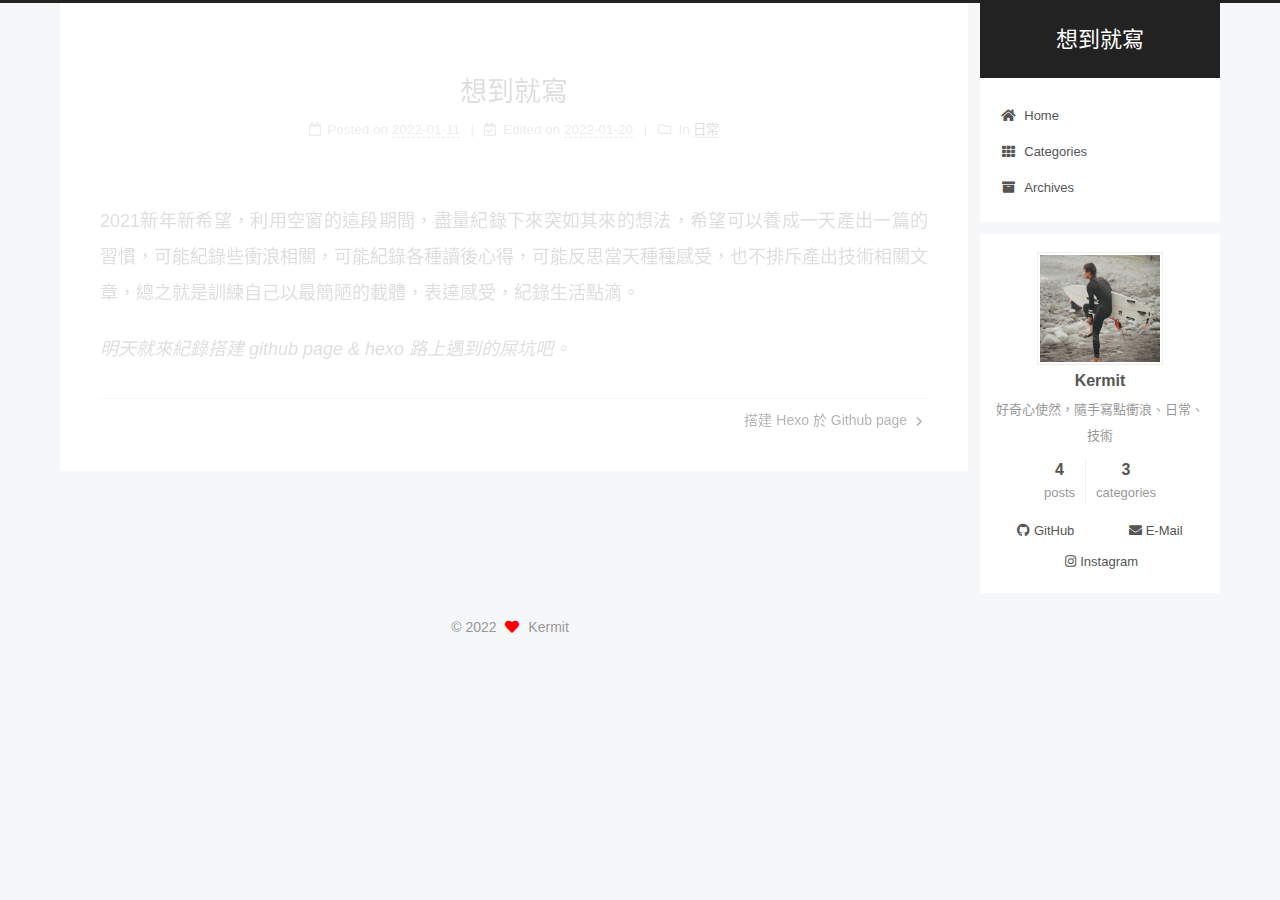
<file: 2022/01/11/sudden-thought/index.html>
<!DOCTYPE html>
<html lang="zh-tw">
<head>
  <meta charset="UTF-8">
<meta name="viewport" content="width=device-width, initial-scale=1, maximum-scale=2">
<meta name="theme-color" content="#222">
<meta name="generator" content="Hexo 6.0.0">
  <link rel="apple-touch-icon" sizes="180x180" href="/images/apple-touch-icon-next.png">
  <link rel="icon" type="image/png" sizes="32x32" href="/images/favicon-32x32-next.png">
  <link rel="icon" type="image/png" sizes="16x16" href="/images/favicon-16x16-next.png">
  <link rel="mask-icon" href="/images/logo.svg" color="#222">

<link rel="stylesheet" href="/css/main.css">


<link rel="stylesheet" href="/lib/font-awesome/css/all.min.css">

<script id="hexo-configurations">
    var NexT = window.NexT || {};
    var CONFIG = {"hostname":"kermit1013.github.io","root":"/","scheme":"Pisces","version":"7.8.0","exturl":false,"sidebar":{"position":"right","display":"always","padding":18,"offset":12,"onmobile":false},"copycode":{"enable":false,"show_result":false,"style":null},"back2top":{"enable":true,"sidebar":false,"scrollpercent":false},"bookmark":{"enable":false,"color":"#222","save":"auto"},"fancybox":false,"mediumzoom":false,"lazyload":false,"pangu":false,"comments":{"style":"tabs","active":null,"storage":true,"lazyload":false,"nav":null},"algolia":{"hits":{"per_page":10},"labels":{"input_placeholder":"Search for Posts","hits_empty":"We didn't find any results for the search: ${query}","hits_stats":"${hits} results found in ${time} ms"}},"localsearch":{"enable":false,"trigger":"auto","top_n_per_article":1,"unescape":false,"preload":false},"motion":{"enable":true,"async":false,"transition":{"post_block":"fadeIn","post_header":"slideDownIn","post_body":"slideDownIn","coll_header":"slideLeftIn","sidebar":"slideUpIn"}}};
  </script>

  <meta name="description" content="2021新年新希望，利用空窗的這段期間，盡量紀錄下來突如其來的想法，希望可以養成一天產出一篇的習慣，可能紀錄些衝浪相關，可能紀錄各種讀後心得，可能反思當天種種感受，也不排斥產出技術相關文章，總之就是訓練自己以最簡陋的載體，表達感受，紀錄生活點滴。 明天就來紀錄搭建 github page &amp; hexo 路上遇到的屎坑吧。">
<meta property="og:type" content="article">
<meta property="og:title" content="想到就寫">
<meta property="og:url" content="https://kermit1013.github.io/2022/01/11/sudden-thought/index.html">
<meta property="og:site_name" content="想到就寫">
<meta property="og:description" content="2021新年新希望，利用空窗的這段期間，盡量紀錄下來突如其來的想法，希望可以養成一天產出一篇的習慣，可能紀錄些衝浪相關，可能紀錄各種讀後心得，可能反思當天種種感受，也不排斥產出技術相關文章，總之就是訓練自己以最簡陋的載體，表達感受，紀錄生活點滴。 明天就來紀錄搭建 github page &amp; hexo 路上遇到的屎坑吧。">
<meta property="og:locale" content="zh_TW">
<meta property="article:published_time" content="2022-01-11T07:37:01.770Z">
<meta property="article:modified_time" content="2022-01-19T17:10:36.253Z">
<meta property="article:author" content="Kermit">
<meta name="twitter:card" content="summary">

<link rel="canonical" href="https://kermit1013.github.io/2022/01/11/sudden-thought/">


<script id="page-configurations">
  // https://hexo.io/docs/variables.html
  CONFIG.page = {
    sidebar: "",
    isHome : false,
    isPost : true,
    lang   : 'zh-tw'
  };
</script>

  <title>想到就寫 | 想到就寫</title>
  






  <noscript>
  <style>
  .use-motion .brand,
  .use-motion .menu-item,
  .sidebar-inner,
  .use-motion .post-block,
  .use-motion .pagination,
  .use-motion .comments,
  .use-motion .post-header,
  .use-motion .post-body,
  .use-motion .collection-header { opacity: initial; }

  .use-motion .site-title,
  .use-motion .site-subtitle {
    opacity: initial;
    top: initial;
  }

  .use-motion .logo-line-before i { left: initial; }
  .use-motion .logo-line-after i { right: initial; }
  </style>
</noscript>

</head>

<body itemscope itemtype="http://schema.org/WebPage">
  <div class="container use-motion">
    <div class="headband"></div>

    <header class="header" itemscope itemtype="http://schema.org/WPHeader">
      <div class="header-inner"><div class="site-brand-container">
  <div class="site-nav-toggle">
    <div class="toggle" aria-label="Toggle navigation bar">
      <span class="toggle-line toggle-line-first"></span>
      <span class="toggle-line toggle-line-middle"></span>
      <span class="toggle-line toggle-line-last"></span>
    </div>
  </div>

  <div class="site-meta">

    <a href="/" class="brand" rel="start">
      <span class="logo-line-before"><i></i></span>
      <h1 class="site-title">想到就寫</h1>
      <span class="logo-line-after"><i></i></span>
    </a>
  </div>

  <div class="site-nav-right">
    <div class="toggle popup-trigger">
    </div>
  </div>
</div>




<nav class="site-nav">
  <ul id="menu" class="main-menu menu">
        <li class="menu-item menu-item-home">

    <a href="/" rel="section"><i class="fa fa-home fa-fw"></i>Home</a>

  </li>
        <li class="menu-item menu-item-categories">

    <a href="/categories/" rel="section"><i class="fa fa-th fa-fw"></i>Categories</a>

  </li>
        <li class="menu-item menu-item-archives">

    <a href="/archives/" rel="section"><i class="fa fa-archive fa-fw"></i>Archives</a>

  </li>
  </ul>
</nav>




</div>
    </header>

    
  <div class="back-to-top">
    <i class="fa fa-arrow-up"></i>
    <span>0%</span>
  </div>


    <main class="main">
      <div class="main-inner">
        <div class="content-wrap">
          

          <div class="content post posts-expand">
            

    
  
  
  <article itemscope itemtype="http://schema.org/Article" class="post-block" lang="zh-tw">
    <link itemprop="mainEntityOfPage" href="https://kermit1013.github.io/2022/01/11/sudden-thought/">

    <span hidden itemprop="author" itemscope itemtype="http://schema.org/Person">
      <meta itemprop="image" content="/images/kermit512.jpg">
      <meta itemprop="name" content="Kermit">
      <meta itemprop="description" content="好奇心使然，隨手寫點衝浪、日常、技術">
    </span>

    <span hidden itemprop="publisher" itemscope itemtype="http://schema.org/Organization">
      <meta itemprop="name" content="想到就寫">
    </span>
      <header class="post-header">
        <h1 class="post-title" itemprop="name headline">
          想到就寫
        </h1>

        <div class="post-meta">
            <span class="post-meta-item">
              <span class="post-meta-item-icon">
                <i class="far fa-calendar"></i>
              </span>
              <span class="post-meta-item-text">Posted on</span>

              <time title="Created: 2022-01-11 15:37:01" itemprop="dateCreated datePublished" datetime="2022-01-11T15:37:01+08:00">2022-01-11</time>
            </span>
              <span class="post-meta-item">
                <span class="post-meta-item-icon">
                  <i class="far fa-calendar-check"></i>
                </span>
                <span class="post-meta-item-text">Edited on</span>
                <time title="Modified: 2022-01-20 01:10:36" itemprop="dateModified" datetime="2022-01-20T01:10:36+08:00">2022-01-20</time>
              </span>
            <span class="post-meta-item">
              <span class="post-meta-item-icon">
                <i class="far fa-folder"></i>
              </span>
              <span class="post-meta-item-text">In</span>
                <span itemprop="about" itemscope itemtype="http://schema.org/Thing">
                  <a href="/categories/%E6%97%A5%E5%B8%B8/" itemprop="url" rel="index"><span itemprop="name">日常</span></a>
                </span>
            </span>

          

        </div>
      </header>

    
    
    
    <div class="post-body" itemprop="articleBody">

      
        <p>2021新年新希望，利用空窗的這段期間，盡量紀錄下來突如其來的想法，希望可以養成一天產出一篇的習慣，可能紀錄些衝浪相關，可能紀錄各種讀後心得，可能反思當天種種感受，也不排斥產出技術相關文章，總之就是訓練自己以最簡陋的載體，表達感受，紀錄生活點滴。</p>
<p><em>明天就來紀錄搭建 github page &amp; hexo 路上遇到的屎坑吧。</em></p>

    </div>

    
    
    

      <footer class="post-footer">

        


        
    <div class="post-nav">
      <div class="post-nav-item"></div>
      <div class="post-nav-item">
    <a href="/2022/01/12/github-page-hexo/" rel="next" title="搭建 Hexo 於 Github page">
      搭建 Hexo 於 Github page <i class="fa fa-chevron-right"></i>
    </a></div>
    </div>
      </footer>
    
  </article>
  
  
  



          </div>
          

<script>
  window.addEventListener('tabs:register', () => {
    let { activeClass } = CONFIG.comments;
    if (CONFIG.comments.storage) {
      activeClass = localStorage.getItem('comments_active') || activeClass;
    }
    if (activeClass) {
      let activeTab = document.querySelector(`a[href="#comment-${activeClass}"]`);
      if (activeTab) {
        activeTab.click();
      }
    }
  });
  if (CONFIG.comments.storage) {
    window.addEventListener('tabs:click', event => {
      if (!event.target.matches('.tabs-comment .tab-content .tab-pane')) return;
      let commentClass = event.target.classList[1];
      localStorage.setItem('comments_active', commentClass);
    });
  }
</script>

        </div>
          
  
  <div class="toggle sidebar-toggle">
    <span class="toggle-line toggle-line-first"></span>
    <span class="toggle-line toggle-line-middle"></span>
    <span class="toggle-line toggle-line-last"></span>
  </div>

  <aside class="sidebar">
    <div class="sidebar-inner">

      <ul class="sidebar-nav motion-element">
        <li class="sidebar-nav-toc">
          Table of Contents
        </li>
        <li class="sidebar-nav-overview">
          Overview
        </li>
      </ul>

      <!--noindex-->
      <div class="post-toc-wrap sidebar-panel">
      </div>
      <!--/noindex-->

      <div class="site-overview-wrap sidebar-panel">
        <div class="site-author motion-element" itemprop="author" itemscope itemtype="http://schema.org/Person">
    <img class="site-author-image" itemprop="image" alt="Kermit"
      src="/images/kermit512.jpg">
  <p class="site-author-name" itemprop="name">Kermit</p>
  <div class="site-description" itemprop="description">好奇心使然，隨手寫點衝浪、日常、技術</div>
</div>
<div class="site-state-wrap motion-element">
  <nav class="site-state">
      <div class="site-state-item site-state-posts">
          <a href="/archives/">
        
          <span class="site-state-item-count">4</span>
          <span class="site-state-item-name">posts</span>
        </a>
      </div>
      <div class="site-state-item site-state-categories">
            <a href="/categories/">
          
        <span class="site-state-item-count">3</span>
        <span class="site-state-item-name">categories</span></a>
      </div>
  </nav>
</div>
  <div class="links-of-author motion-element">
      <span class="links-of-author-item">
        <a href="https://github.com/kermit1013" title="GitHub → https:&#x2F;&#x2F;github.com&#x2F;kermit1013" rel="noopener" target="_blank"><i class="fab fa-github fa-fw"></i>GitHub</a>
      </span>
      <span class="links-of-author-item">
        <a href="mailto:k84101311@gmail.com" title="E-Mail → mailto:k84101311@gmail.com" rel="noopener" target="_blank"><i class="fa fa-envelope fa-fw"></i>E-Mail</a>
      </span>
      <span class="links-of-author-item">
        <a href="https://instagram.com/keeermit1013" title="Instagram → https:&#x2F;&#x2F;instagram.com&#x2F;keeermit1013" rel="noopener" target="_blank"><i class="fab fa-instagram fa-fw"></i>Instagram</a>
      </span>
  </div>



      </div>

    </div>
  </aside>
  <div id="sidebar-dimmer"></div>


      </div>
    </main>

    <footer class="footer">
      <div class="footer-inner">
        

        

<div class="copyright">
  
  &copy; 
  <span itemprop="copyrightYear">2022</span>
  <span class="with-love">
    <i class="fa fa-heart"></i>
  </span>
  <span class="author" itemprop="copyrightHolder">Kermit</span>
</div>

        








      </div>
    </footer>
  </div>

  
  <script src="/lib/anime.min.js"></script>
  <script src="/lib/velocity/velocity.min.js"></script>
  <script src="/lib/velocity/velocity.ui.min.js"></script>

<script src="/js/utils.js"></script>

<script src="/js/motion.js"></script>


<script src="/js/schemes/pisces.js"></script>


<script src="/js/next-boot.js"></script>




  















  

  

</body>
</html>
</file>
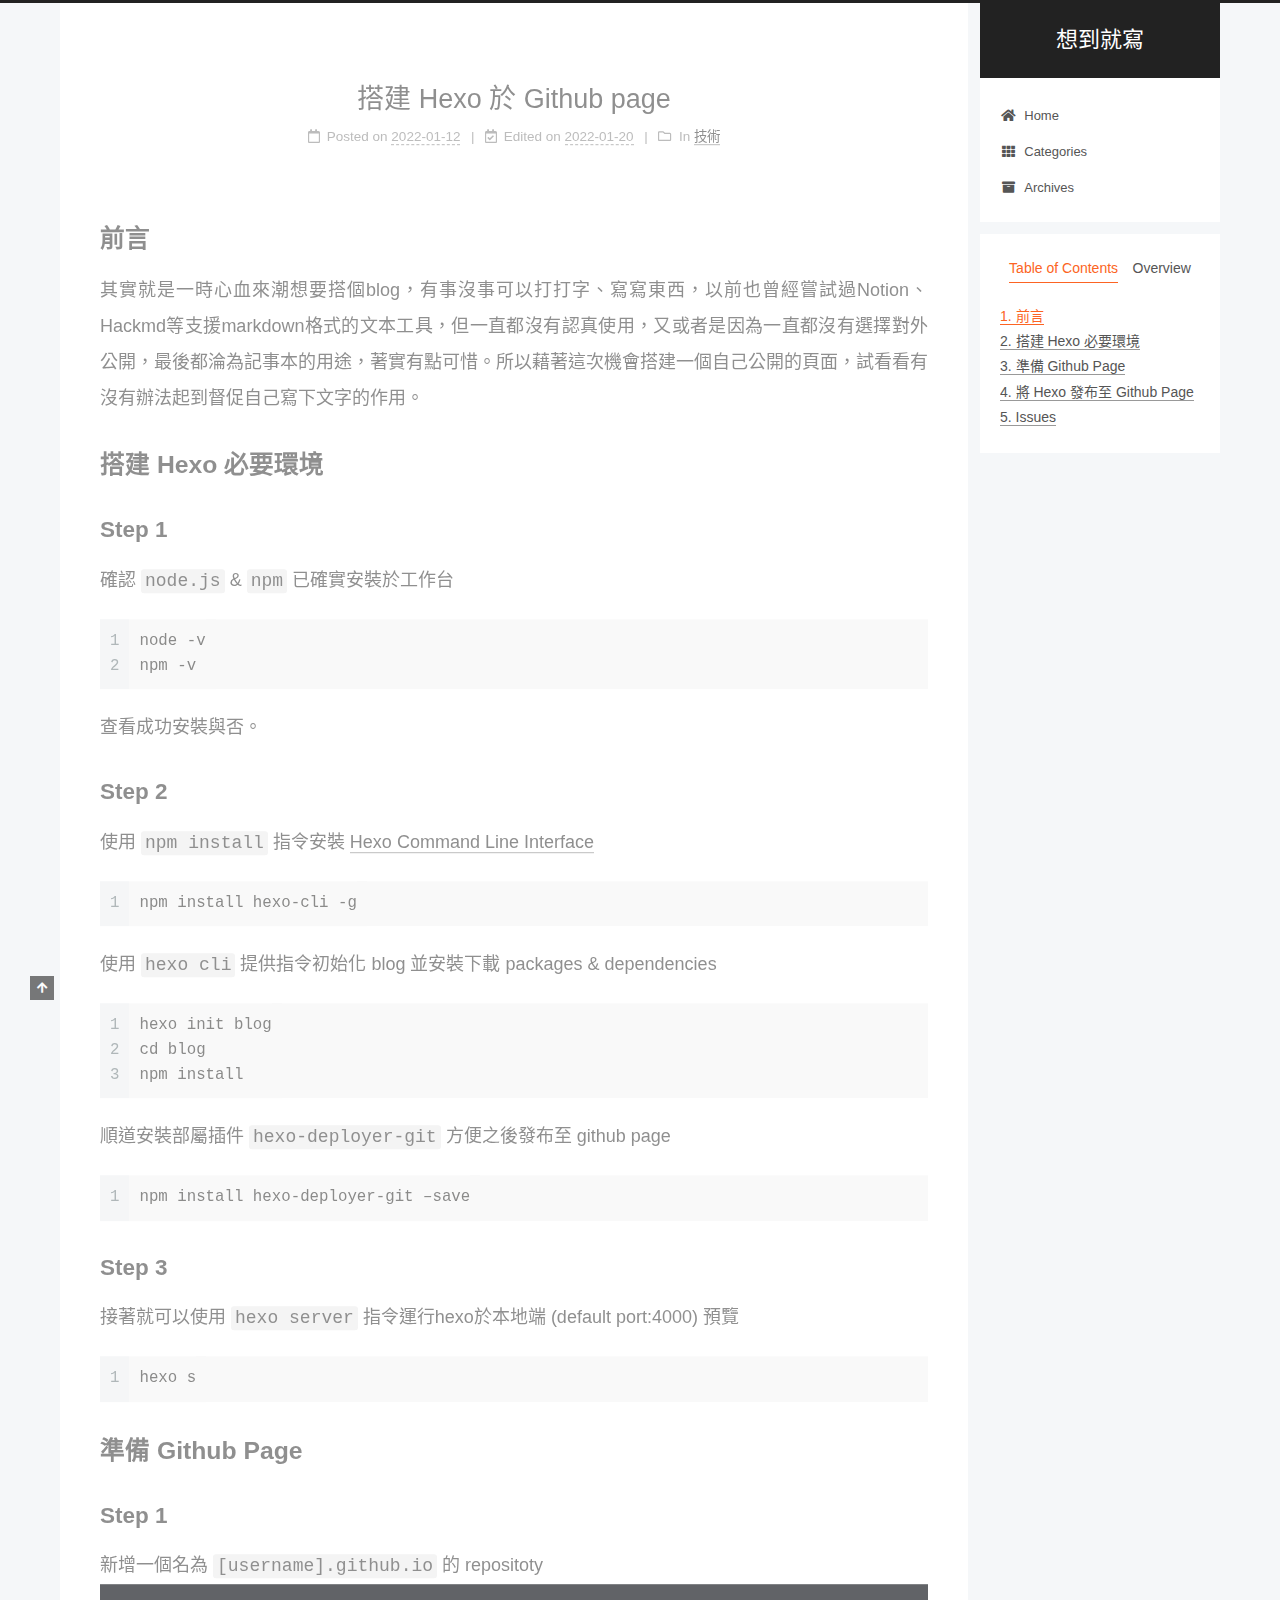
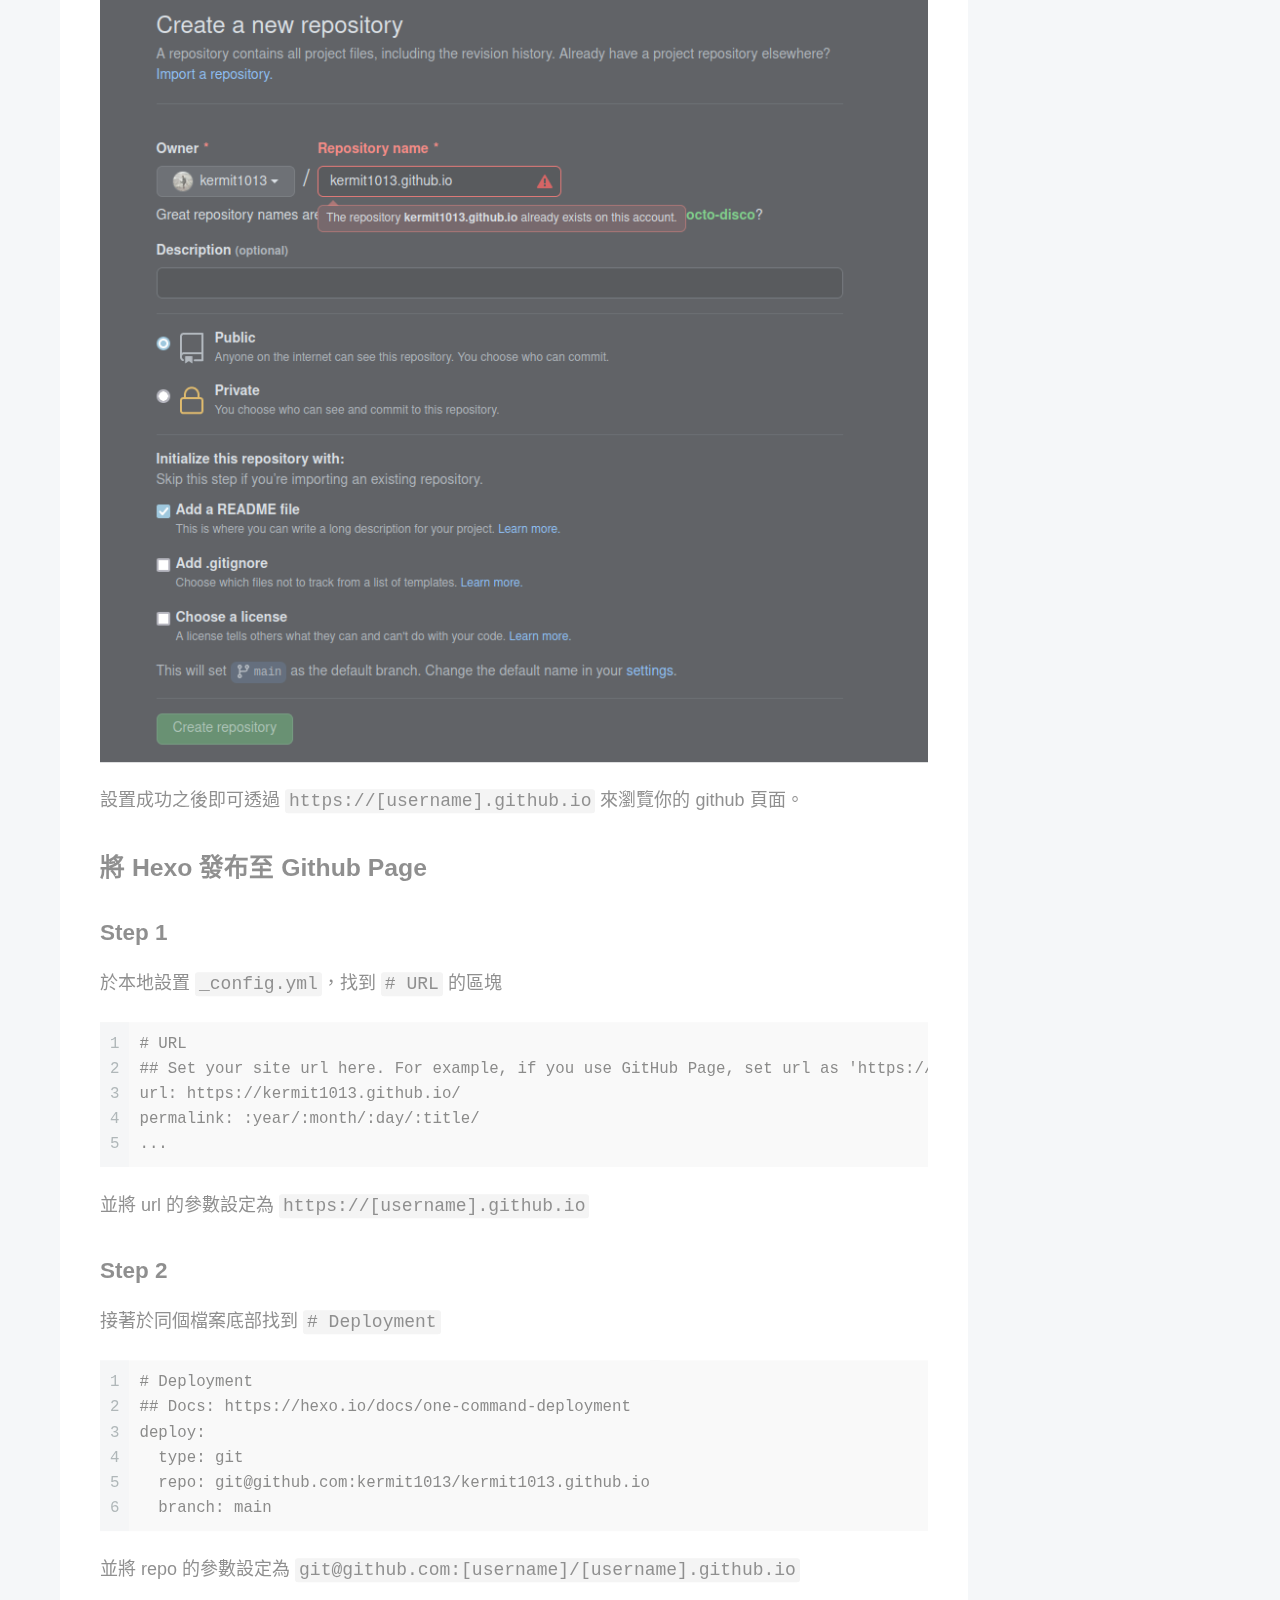
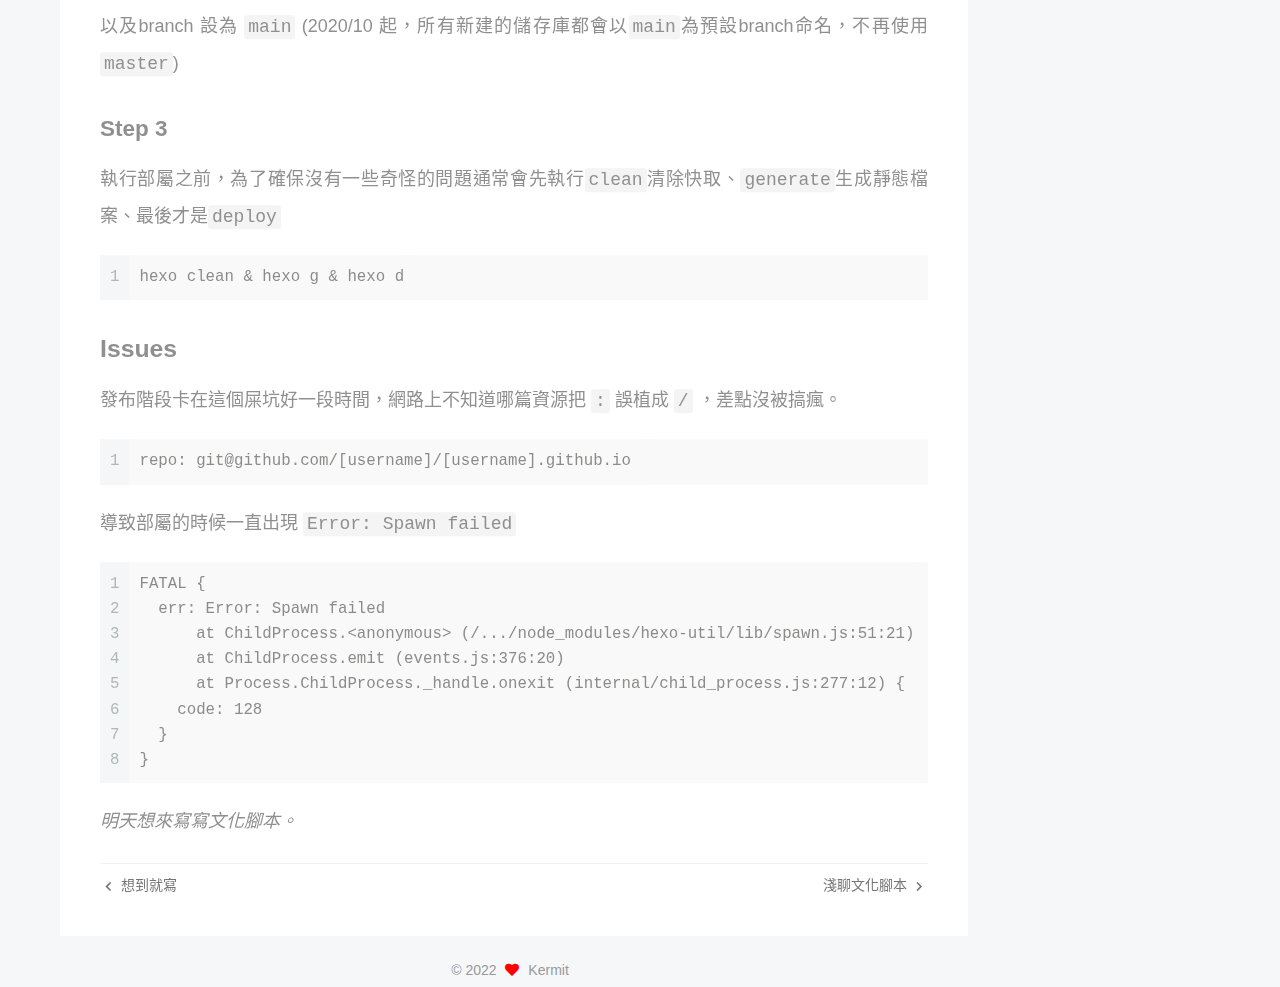
<file: 2022/01/12/github-page-hexo/index.html>
<!DOCTYPE html>
<html lang="zh-tw">
<head>
  <meta charset="UTF-8">
<meta name="viewport" content="width=device-width, initial-scale=1, maximum-scale=2">
<meta name="theme-color" content="#222">
<meta name="generator" content="Hexo 6.0.0">
  <link rel="apple-touch-icon" sizes="180x180" href="/images/apple-touch-icon-next.png">
  <link rel="icon" type="image/png" sizes="32x32" href="/images/favicon-32x32-next.png">
  <link rel="icon" type="image/png" sizes="16x16" href="/images/favicon-16x16-next.png">
  <link rel="mask-icon" href="/images/logo.svg" color="#222">

<link rel="stylesheet" href="/css/main.css">


<link rel="stylesheet" href="/lib/font-awesome/css/all.min.css">

<script id="hexo-configurations">
    var NexT = window.NexT || {};
    var CONFIG = {"hostname":"kermit1013.github.io","root":"/","scheme":"Pisces","version":"7.8.0","exturl":false,"sidebar":{"position":"right","display":"always","padding":18,"offset":12,"onmobile":false},"copycode":{"enable":false,"show_result":false,"style":null},"back2top":{"enable":true,"sidebar":false,"scrollpercent":false},"bookmark":{"enable":false,"color":"#222","save":"auto"},"fancybox":false,"mediumzoom":false,"lazyload":false,"pangu":false,"comments":{"style":"tabs","active":null,"storage":true,"lazyload":false,"nav":null},"algolia":{"hits":{"per_page":10},"labels":{"input_placeholder":"Search for Posts","hits_empty":"We didn't find any results for the search: ${query}","hits_stats":"${hits} results found in ${time} ms"}},"localsearch":{"enable":false,"trigger":"auto","top_n_per_article":1,"unescape":false,"preload":false},"motion":{"enable":true,"async":false,"transition":{"post_block":"fadeIn","post_header":"slideDownIn","post_body":"slideDownIn","coll_header":"slideLeftIn","sidebar":"slideUpIn"}}};
  </script>

  <meta name="description" content="前言其實就是一時心血來潮想要搭個blog，有事沒事可以打打字、寫寫東西，以前也曾經嘗試過Notion、Hackmd等支援markdown格式的文本工具，但一直都沒有認真使用，又或者是因為一直都沒有選擇對外公開，最後都淪為記事本的用途，著實有點可惜。所以藉著這次機會搭建一個自己公開的頁面，試看看有沒有辦法起到督促自己寫下文字的作用。">
<meta property="og:type" content="article">
<meta property="og:title" content="搭建 Hexo 於 Github page">
<meta property="og:url" content="https://kermit1013.github.io/2022/01/12/github-page-hexo/index.html">
<meta property="og:site_name" content="想到就寫">
<meta property="og:description" content="前言其實就是一時心血來潮想要搭個blog，有事沒事可以打打字、寫寫東西，以前也曾經嘗試過Notion、Hackmd等支援markdown格式的文本工具，但一直都沒有認真使用，又或者是因為一直都沒有選擇對外公開，最後都淪為記事本的用途，著實有點可惜。所以藉著這次機會搭建一個自己公開的頁面，試看看有沒有辦法起到督促自己寫下文字的作用。">
<meta property="og:locale" content="zh_TW">
<meta property="og:image" content="https://kermit1013.github.io/images/new-repo.png">
<meta property="article:published_time" content="2022-01-12T08:50:01.000Z">
<meta property="article:modified_time" content="2022-01-19T16:54:56.385Z">
<meta property="article:author" content="Kermit">
<meta name="twitter:card" content="summary">
<meta name="twitter:image" content="https://kermit1013.github.io/images/new-repo.png">

<link rel="canonical" href="https://kermit1013.github.io/2022/01/12/github-page-hexo/">


<script id="page-configurations">
  // https://hexo.io/docs/variables.html
  CONFIG.page = {
    sidebar: "",
    isHome : false,
    isPost : true,
    lang   : 'zh-tw'
  };
</script>

  <title>搭建 Hexo 於 Github page | 想到就寫</title>
  






  <noscript>
  <style>
  .use-motion .brand,
  .use-motion .menu-item,
  .sidebar-inner,
  .use-motion .post-block,
  .use-motion .pagination,
  .use-motion .comments,
  .use-motion .post-header,
  .use-motion .post-body,
  .use-motion .collection-header { opacity: initial; }

  .use-motion .site-title,
  .use-motion .site-subtitle {
    opacity: initial;
    top: initial;
  }

  .use-motion .logo-line-before i { left: initial; }
  .use-motion .logo-line-after i { right: initial; }
  </style>
</noscript>

</head>

<body itemscope itemtype="http://schema.org/WebPage">
  <div class="container use-motion">
    <div class="headband"></div>

    <header class="header" itemscope itemtype="http://schema.org/WPHeader">
      <div class="header-inner"><div class="site-brand-container">
  <div class="site-nav-toggle">
    <div class="toggle" aria-label="Toggle navigation bar">
      <span class="toggle-line toggle-line-first"></span>
      <span class="toggle-line toggle-line-middle"></span>
      <span class="toggle-line toggle-line-last"></span>
    </div>
  </div>

  <div class="site-meta">

    <a href="/" class="brand" rel="start">
      <span class="logo-line-before"><i></i></span>
      <h1 class="site-title">想到就寫</h1>
      <span class="logo-line-after"><i></i></span>
    </a>
  </div>

  <div class="site-nav-right">
    <div class="toggle popup-trigger">
    </div>
  </div>
</div>




<nav class="site-nav">
  <ul id="menu" class="main-menu menu">
        <li class="menu-item menu-item-home">

    <a href="/" rel="section"><i class="fa fa-home fa-fw"></i>Home</a>

  </li>
        <li class="menu-item menu-item-categories">

    <a href="/categories/" rel="section"><i class="fa fa-th fa-fw"></i>Categories</a>

  </li>
        <li class="menu-item menu-item-archives">

    <a href="/archives/" rel="section"><i class="fa fa-archive fa-fw"></i>Archives</a>

  </li>
  </ul>
</nav>




</div>
    </header>

    
  <div class="back-to-top">
    <i class="fa fa-arrow-up"></i>
    <span>0%</span>
  </div>


    <main class="main">
      <div class="main-inner">
        <div class="content-wrap">
          

          <div class="content post posts-expand">
            

    
  
  
  <article itemscope itemtype="http://schema.org/Article" class="post-block" lang="zh-tw">
    <link itemprop="mainEntityOfPage" href="https://kermit1013.github.io/2022/01/12/github-page-hexo/">

    <span hidden itemprop="author" itemscope itemtype="http://schema.org/Person">
      <meta itemprop="image" content="/images/kermit512.jpg">
      <meta itemprop="name" content="Kermit">
      <meta itemprop="description" content="好奇心使然，隨手寫點衝浪、日常、技術">
    </span>

    <span hidden itemprop="publisher" itemscope itemtype="http://schema.org/Organization">
      <meta itemprop="name" content="想到就寫">
    </span>
      <header class="post-header">
        <h1 class="post-title" itemprop="name headline">
          搭建 Hexo 於 Github page
        </h1>

        <div class="post-meta">
            <span class="post-meta-item">
              <span class="post-meta-item-icon">
                <i class="far fa-calendar"></i>
              </span>
              <span class="post-meta-item-text">Posted on</span>

              <time title="Created: 2022-01-12 16:50:01" itemprop="dateCreated datePublished" datetime="2022-01-12T16:50:01+08:00">2022-01-12</time>
            </span>
              <span class="post-meta-item">
                <span class="post-meta-item-icon">
                  <i class="far fa-calendar-check"></i>
                </span>
                <span class="post-meta-item-text">Edited on</span>
                <time title="Modified: 2022-01-20 00:54:56" itemprop="dateModified" datetime="2022-01-20T00:54:56+08:00">2022-01-20</time>
              </span>
            <span class="post-meta-item">
              <span class="post-meta-item-icon">
                <i class="far fa-folder"></i>
              </span>
              <span class="post-meta-item-text">In</span>
                <span itemprop="about" itemscope itemtype="http://schema.org/Thing">
                  <a href="/categories/%E6%8A%80%E8%A1%93/" itemprop="url" rel="index"><span itemprop="name">技術</span></a>
                </span>
            </span>

          

        </div>
      </header>

    
    
    
    <div class="post-body" itemprop="articleBody">

      
        <h2 id="前言"><a href="#前言" class="headerlink" title="前言"></a>前言</h2><p>其實就是一時心血來潮想要搭個blog，有事沒事可以打打字、寫寫東西，以前也曾經嘗試過Notion、Hackmd等支援markdown格式的文本工具，但一直都沒有認真使用，又或者是因為一直都沒有選擇對外公開，最後都淪為記事本的用途，著實有點可惜。所以藉著這次機會搭建一個自己公開的頁面，試看看有沒有辦法起到督促自己寫下文字的作用。</p>
<span id="more"></span>
<h2 id="搭建-Hexo-必要環境"><a href="#搭建-Hexo-必要環境" class="headerlink" title="搭建 Hexo 必要環境"></a>搭建 Hexo 必要環境</h2><h3 id="Step-1"><a href="#Step-1" class="headerlink" title="Step 1"></a>Step 1</h3><p>確認 <code>node.js</code> &amp; <code>npm</code> 已確實安裝於工作台</p>
<figure class="highlight plaintext"><table><tr><td class="gutter"><pre><span class="line">1</span><br><span class="line">2</span><br></pre></td><td class="code"><pre><span class="line">node -v</span><br><span class="line">npm -v</span><br></pre></td></tr></table></figure>
<p>查看成功安裝與否。</p>
<h3 id="Step-2"><a href="#Step-2" class="headerlink" title="Step 2"></a>Step 2</h3><p>使用 <code>npm install</code> 指令安裝 <a target="_blank" rel="noopener" href="https://hexo.io/zh-tw/">Hexo Command Line Interface</a></p>
<figure class="highlight plaintext"><table><tr><td class="gutter"><pre><span class="line">1</span><br></pre></td><td class="code"><pre><span class="line">npm install hexo-cli -g</span><br></pre></td></tr></table></figure>
<p>使用 <code>hexo cli</code> 提供指令初始化 blog 並安裝下載 packages &amp; dependencies</p>
<figure class="highlight plaintext"><table><tr><td class="gutter"><pre><span class="line">1</span><br><span class="line">2</span><br><span class="line">3</span><br></pre></td><td class="code"><pre><span class="line">hexo init blog</span><br><span class="line">cd blog</span><br><span class="line">npm install</span><br></pre></td></tr></table></figure>
<p>順道安裝部屬插件 <code>hexo-deployer-git</code>  方便之後發布至 github page</p>
<figure class="highlight plaintext"><table><tr><td class="gutter"><pre><span class="line">1</span><br></pre></td><td class="code"><pre><span class="line">npm install hexo-deployer-git –save</span><br></pre></td></tr></table></figure>
<h3 id="Step-3"><a href="#Step-3" class="headerlink" title="Step 3"></a>Step 3</h3><p>接著就可以使用 <code>hexo server</code> 指令運行hexo於本地端 (default port:4000) 預覽</p>
<figure class="highlight plaintext"><table><tr><td class="gutter"><pre><span class="line">1</span><br></pre></td><td class="code"><pre><span class="line">hexo s</span><br></pre></td></tr></table></figure>

<h2 id="準備-Github-Page"><a href="#準備-Github-Page" class="headerlink" title="準備 Github Page"></a>準備 Github Page</h2><h3 id="Step-1-1"><a href="#Step-1-1" class="headerlink" title="Step 1"></a>Step 1</h3><p>新增一個名為 <code>[username].github.io</code> 的 repositoty<br><img src="/images/new-repo.png"></p>
<p>設置成功之後即可透過 <code>https://[username].github.io</code> 來瀏覽你的 github 頁面。</p>
<h2 id="將-Hexo-發布至-Github-Page"><a href="#將-Hexo-發布至-Github-Page" class="headerlink" title="將 Hexo 發布至 Github Page"></a>將 Hexo 發布至 Github Page</h2><h3 id="Step-1-2"><a href="#Step-1-2" class="headerlink" title="Step 1"></a>Step 1</h3><p>於本地設置 <code>_config.yml</code>，找到 <code># URL</code> 的區塊</p>
<figure class="highlight plaintext"><table><tr><td class="gutter"><pre><span class="line">1</span><br><span class="line">2</span><br><span class="line">3</span><br><span class="line">4</span><br><span class="line">5</span><br></pre></td><td class="code"><pre><span class="line"># URL</span><br><span class="line">## Set your site url here. For example, if you use GitHub Page, set url as &#x27;https://username.github.io/project&#x27;</span><br><span class="line">url: https://kermit1013.github.io/</span><br><span class="line">permalink: :year/:month/:day/:title/</span><br><span class="line">...</span><br></pre></td></tr></table></figure>
<p>並將 url 的參數設定為 <code>https://[username].github.io</code></p>
<h3 id="Step-2-1"><a href="#Step-2-1" class="headerlink" title="Step 2"></a>Step 2</h3><p>接著於同個檔案底部找到 <code># Deployment</code></p>
<figure class="highlight plaintext"><table><tr><td class="gutter"><pre><span class="line">1</span><br><span class="line">2</span><br><span class="line">3</span><br><span class="line">4</span><br><span class="line">5</span><br><span class="line">6</span><br></pre></td><td class="code"><pre><span class="line"># Deployment</span><br><span class="line">## Docs: https://hexo.io/docs/one-command-deployment</span><br><span class="line">deploy:</span><br><span class="line">  type: git</span><br><span class="line">  repo: git@github.com:kermit1013/kermit1013.github.io</span><br><span class="line">  branch: main</span><br></pre></td></tr></table></figure>
<p>並將 repo 的參數設定為 <code> git@github.com:[username]/[username].github.io</code></p>
<p>以及branch 設為 <code>main</code>  (2020/10 起，所有新建的儲存庫都會以<code>main</code>為預設branch命名，不再使用<code>master</code>)</p>
<h3 id="Step-3-1"><a href="#Step-3-1" class="headerlink" title="Step 3"></a>Step 3</h3><p>執行部屬之前，為了確保沒有一些奇怪的問題通常會先執行<code>clean</code>清除快取、<code>generate</code>生成靜態檔案、最後才是<code>deploy</code></p>
<figure class="highlight plaintext"><table><tr><td class="gutter"><pre><span class="line">1</span><br></pre></td><td class="code"><pre><span class="line">hexo clean &amp; hexo g &amp; hexo d</span><br></pre></td></tr></table></figure>

<h2 id="Issues"><a href="#Issues" class="headerlink" title="Issues"></a>Issues</h2><p>發布階段卡在這個屎坑好一段時間，網路上不知道哪篇資源把 <code>:</code> 誤植成 <code>/</code> ，差點沒被搞瘋。</p>
<figure class="highlight plaintext"><table><tr><td class="gutter"><pre><span class="line">1</span><br></pre></td><td class="code"><pre><span class="line">repo: git@github.com/[username]/[username].github.io </span><br></pre></td></tr></table></figure>
<p>導致部屬的時候一直出現 <code>Error: Spawn failed</code></p>
<figure class="highlight plaintext"><table><tr><td class="gutter"><pre><span class="line">1</span><br><span class="line">2</span><br><span class="line">3</span><br><span class="line">4</span><br><span class="line">5</span><br><span class="line">6</span><br><span class="line">7</span><br><span class="line">8</span><br></pre></td><td class="code"><pre><span class="line">FATAL &#123;</span><br><span class="line">  err: Error: Spawn failed</span><br><span class="line">      at ChildProcess.&lt;anonymous&gt; (/.../node_modules/hexo-util/lib/spawn.js:51:21)</span><br><span class="line">      at ChildProcess.emit (events.js:376:20)</span><br><span class="line">      at Process.ChildProcess._handle.onexit (internal/child_process.js:277:12) &#123;</span><br><span class="line">    code: 128</span><br><span class="line">  &#125;</span><br><span class="line">&#125; </span><br></pre></td></tr></table></figure>



<p><em>明天想來寫寫文化腳本。</em></p>

    </div>

    
    
    

      <footer class="post-footer">

        


        
    <div class="post-nav">
      <div class="post-nav-item">
    <a href="/2022/01/11/sudden-thought/" rel="prev" title="想到就寫">
      <i class="fa fa-chevron-left"></i> 想到就寫
    </a></div>
      <div class="post-nav-item">
    <a href="/2022/01/19/cultural-script/" rel="next" title="淺聊文化腳本">
      淺聊文化腳本 <i class="fa fa-chevron-right"></i>
    </a></div>
    </div>
      </footer>
    
  </article>
  
  
  



          </div>
          

<script>
  window.addEventListener('tabs:register', () => {
    let { activeClass } = CONFIG.comments;
    if (CONFIG.comments.storage) {
      activeClass = localStorage.getItem('comments_active') || activeClass;
    }
    if (activeClass) {
      let activeTab = document.querySelector(`a[href="#comment-${activeClass}"]`);
      if (activeTab) {
        activeTab.click();
      }
    }
  });
  if (CONFIG.comments.storage) {
    window.addEventListener('tabs:click', event => {
      if (!event.target.matches('.tabs-comment .tab-content .tab-pane')) return;
      let commentClass = event.target.classList[1];
      localStorage.setItem('comments_active', commentClass);
    });
  }
</script>

        </div>
          
  
  <div class="toggle sidebar-toggle">
    <span class="toggle-line toggle-line-first"></span>
    <span class="toggle-line toggle-line-middle"></span>
    <span class="toggle-line toggle-line-last"></span>
  </div>

  <aside class="sidebar">
    <div class="sidebar-inner">

      <ul class="sidebar-nav motion-element">
        <li class="sidebar-nav-toc">
          Table of Contents
        </li>
        <li class="sidebar-nav-overview">
          Overview
        </li>
      </ul>

      <!--noindex-->
      <div class="post-toc-wrap sidebar-panel">
          <div class="post-toc motion-element"><ol class="nav"><li class="nav-item nav-level-2"><a class="nav-link" href="#%E5%89%8D%E8%A8%80"><span class="nav-number">1.</span> <span class="nav-text">前言</span></a></li><li class="nav-item nav-level-2"><a class="nav-link" href="#%E6%90%AD%E5%BB%BA-Hexo-%E5%BF%85%E8%A6%81%E7%92%B0%E5%A2%83"><span class="nav-number">2.</span> <span class="nav-text">搭建 Hexo 必要環境</span></a><ol class="nav-child"><li class="nav-item nav-level-3"><a class="nav-link" href="#Step-1"><span class="nav-number">2.1.</span> <span class="nav-text">Step 1</span></a></li><li class="nav-item nav-level-3"><a class="nav-link" href="#Step-2"><span class="nav-number">2.2.</span> <span class="nav-text">Step 2</span></a></li><li class="nav-item nav-level-3"><a class="nav-link" href="#Step-3"><span class="nav-number">2.3.</span> <span class="nav-text">Step 3</span></a></li></ol></li><li class="nav-item nav-level-2"><a class="nav-link" href="#%E6%BA%96%E5%82%99-Github-Page"><span class="nav-number">3.</span> <span class="nav-text">準備 Github Page</span></a><ol class="nav-child"><li class="nav-item nav-level-3"><a class="nav-link" href="#Step-1-1"><span class="nav-number">3.1.</span> <span class="nav-text">Step 1</span></a></li></ol></li><li class="nav-item nav-level-2"><a class="nav-link" href="#%E5%B0%87-Hexo-%E7%99%BC%E5%B8%83%E8%87%B3-Github-Page"><span class="nav-number">4.</span> <span class="nav-text">將 Hexo 發布至 Github Page</span></a><ol class="nav-child"><li class="nav-item nav-level-3"><a class="nav-link" href="#Step-1-2"><span class="nav-number">4.1.</span> <span class="nav-text">Step 1</span></a></li><li class="nav-item nav-level-3"><a class="nav-link" href="#Step-2-1"><span class="nav-number">4.2.</span> <span class="nav-text">Step 2</span></a></li><li class="nav-item nav-level-3"><a class="nav-link" href="#Step-3-1"><span class="nav-number">4.3.</span> <span class="nav-text">Step 3</span></a></li></ol></li><li class="nav-item nav-level-2"><a class="nav-link" href="#Issues"><span class="nav-number">5.</span> <span class="nav-text">Issues</span></a></li></ol></div>
      </div>
      <!--/noindex-->

      <div class="site-overview-wrap sidebar-panel">
        <div class="site-author motion-element" itemprop="author" itemscope itemtype="http://schema.org/Person">
    <img class="site-author-image" itemprop="image" alt="Kermit"
      src="/images/kermit512.jpg">
  <p class="site-author-name" itemprop="name">Kermit</p>
  <div class="site-description" itemprop="description">好奇心使然，隨手寫點衝浪、日常、技術</div>
</div>
<div class="site-state-wrap motion-element">
  <nav class="site-state">
      <div class="site-state-item site-state-posts">
          <a href="/archives/">
        
          <span class="site-state-item-count">4</span>
          <span class="site-state-item-name">posts</span>
        </a>
      </div>
      <div class="site-state-item site-state-categories">
            <a href="/categories/">
          
        <span class="site-state-item-count">3</span>
        <span class="site-state-item-name">categories</span></a>
      </div>
  </nav>
</div>
  <div class="links-of-author motion-element">
      <span class="links-of-author-item">
        <a href="https://github.com/kermit1013" title="GitHub → https:&#x2F;&#x2F;github.com&#x2F;kermit1013" rel="noopener" target="_blank"><i class="fab fa-github fa-fw"></i>GitHub</a>
      </span>
      <span class="links-of-author-item">
        <a href="mailto:k84101311@gmail.com" title="E-Mail → mailto:k84101311@gmail.com" rel="noopener" target="_blank"><i class="fa fa-envelope fa-fw"></i>E-Mail</a>
      </span>
      <span class="links-of-author-item">
        <a href="https://instagram.com/keeermit1013" title="Instagram → https:&#x2F;&#x2F;instagram.com&#x2F;keeermit1013" rel="noopener" target="_blank"><i class="fab fa-instagram fa-fw"></i>Instagram</a>
      </span>
  </div>



      </div>

    </div>
  </aside>
  <div id="sidebar-dimmer"></div>


      </div>
    </main>

    <footer class="footer">
      <div class="footer-inner">
        

        

<div class="copyright">
  
  &copy; 
  <span itemprop="copyrightYear">2022</span>
  <span class="with-love">
    <i class="fa fa-heart"></i>
  </span>
  <span class="author" itemprop="copyrightHolder">Kermit</span>
</div>

        








      </div>
    </footer>
  </div>

  
  <script src="/lib/anime.min.js"></script>
  <script src="/lib/velocity/velocity.min.js"></script>
  <script src="/lib/velocity/velocity.ui.min.js"></script>

<script src="/js/utils.js"></script>

<script src="/js/motion.js"></script>


<script src="/js/schemes/pisces.js"></script>


<script src="/js/next-boot.js"></script>




  















  

  

</body>
</html>
</file>
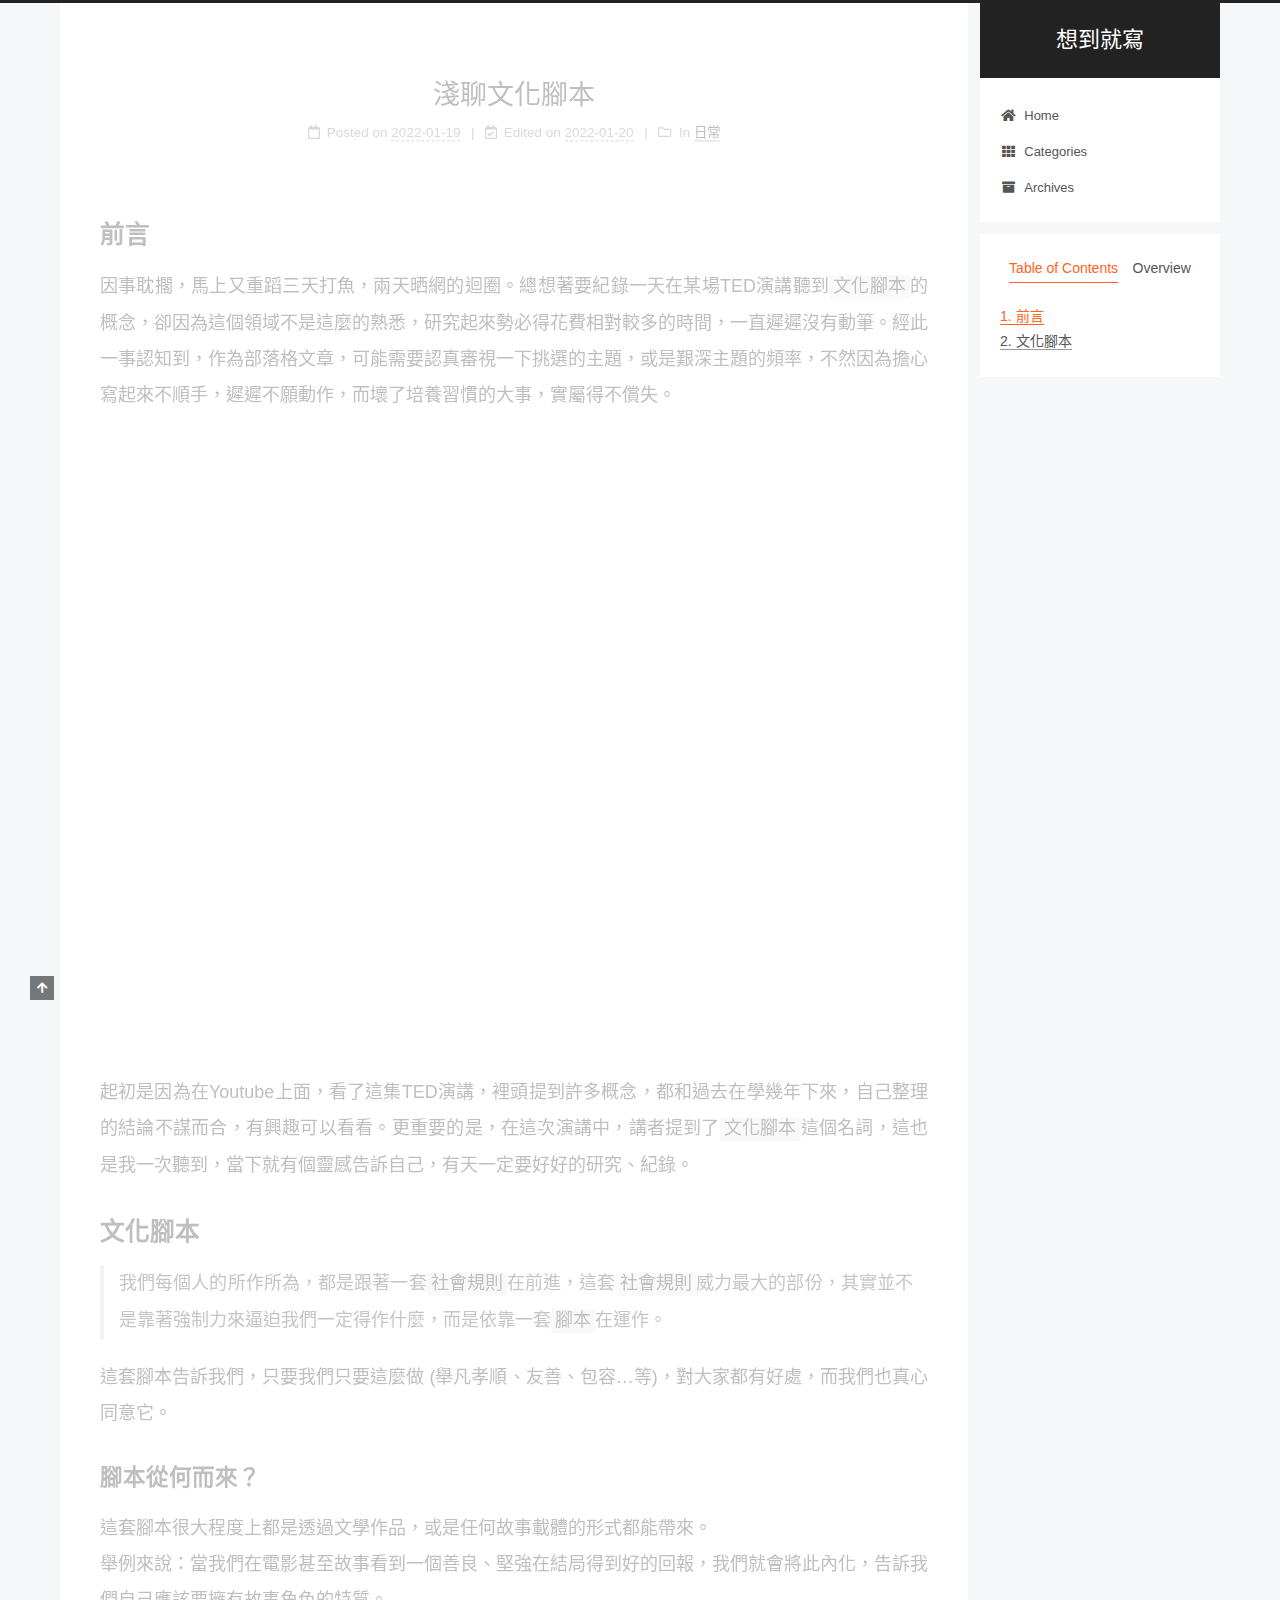
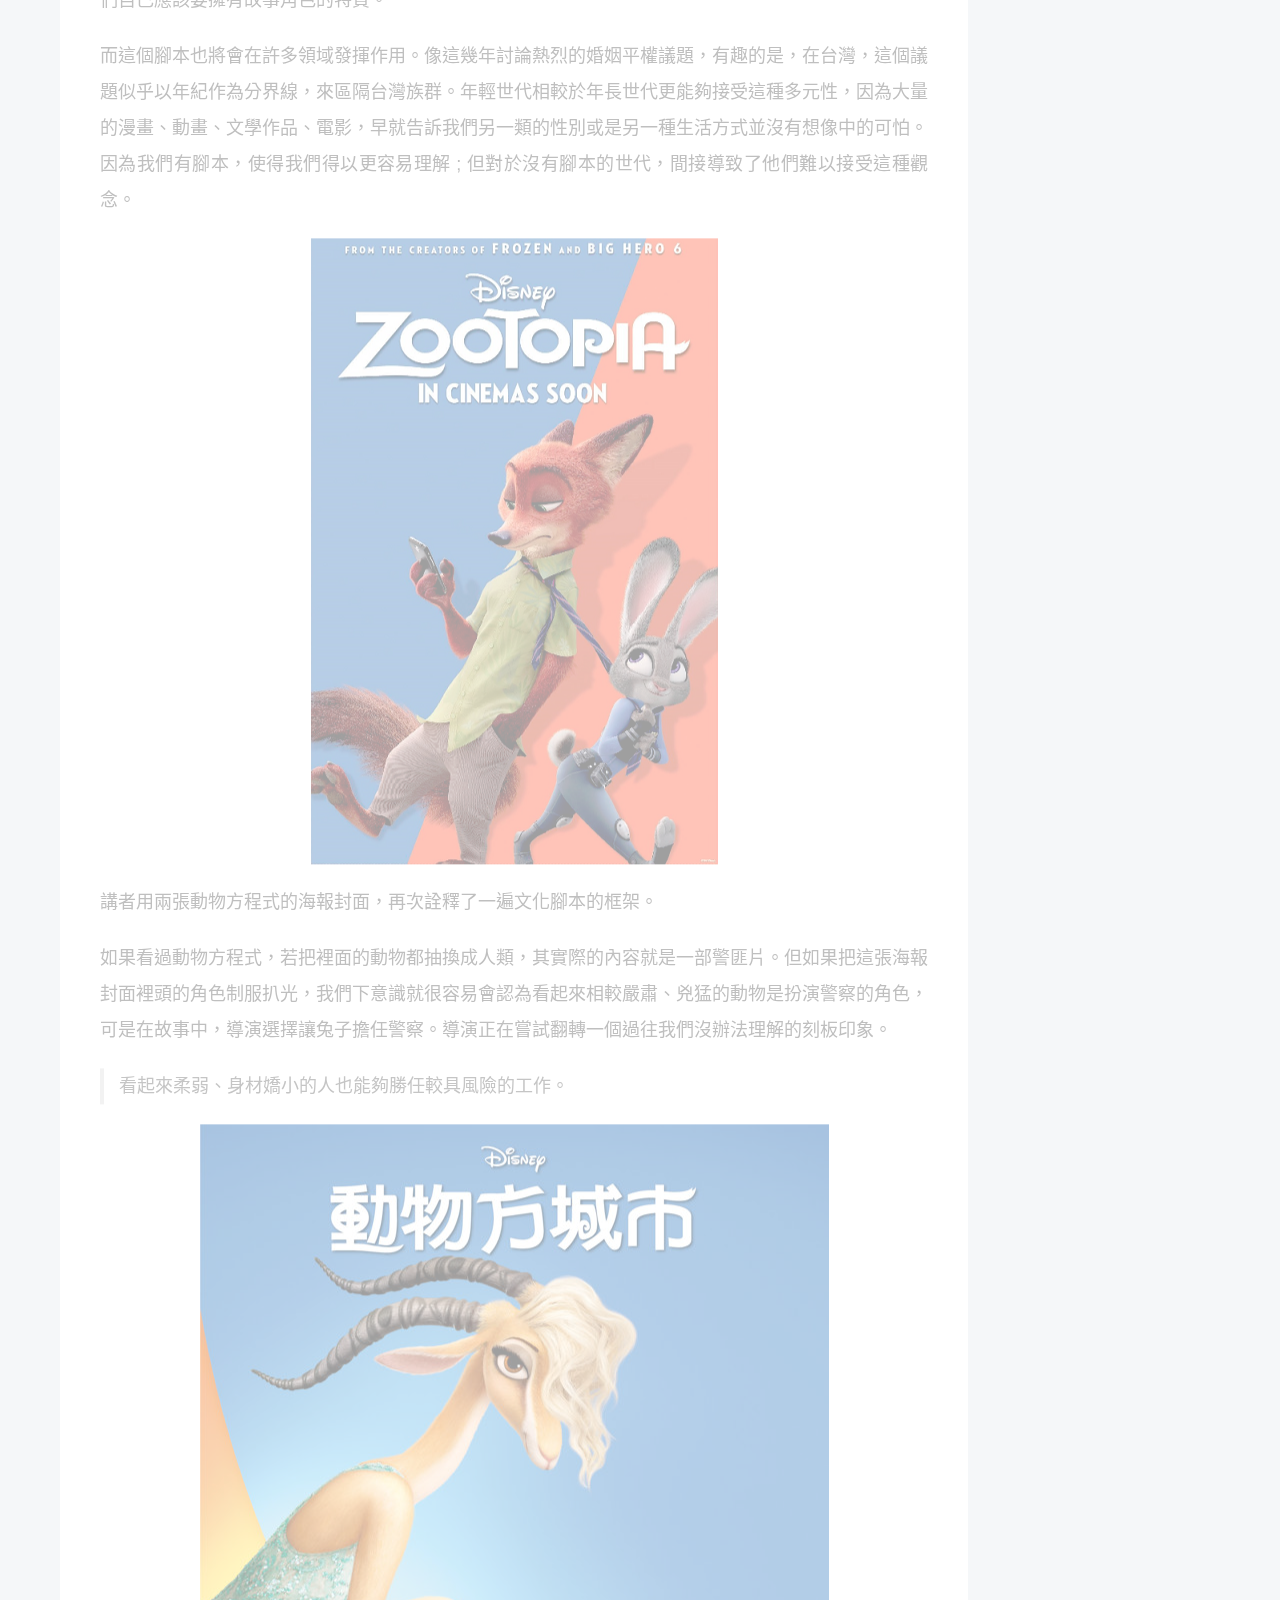
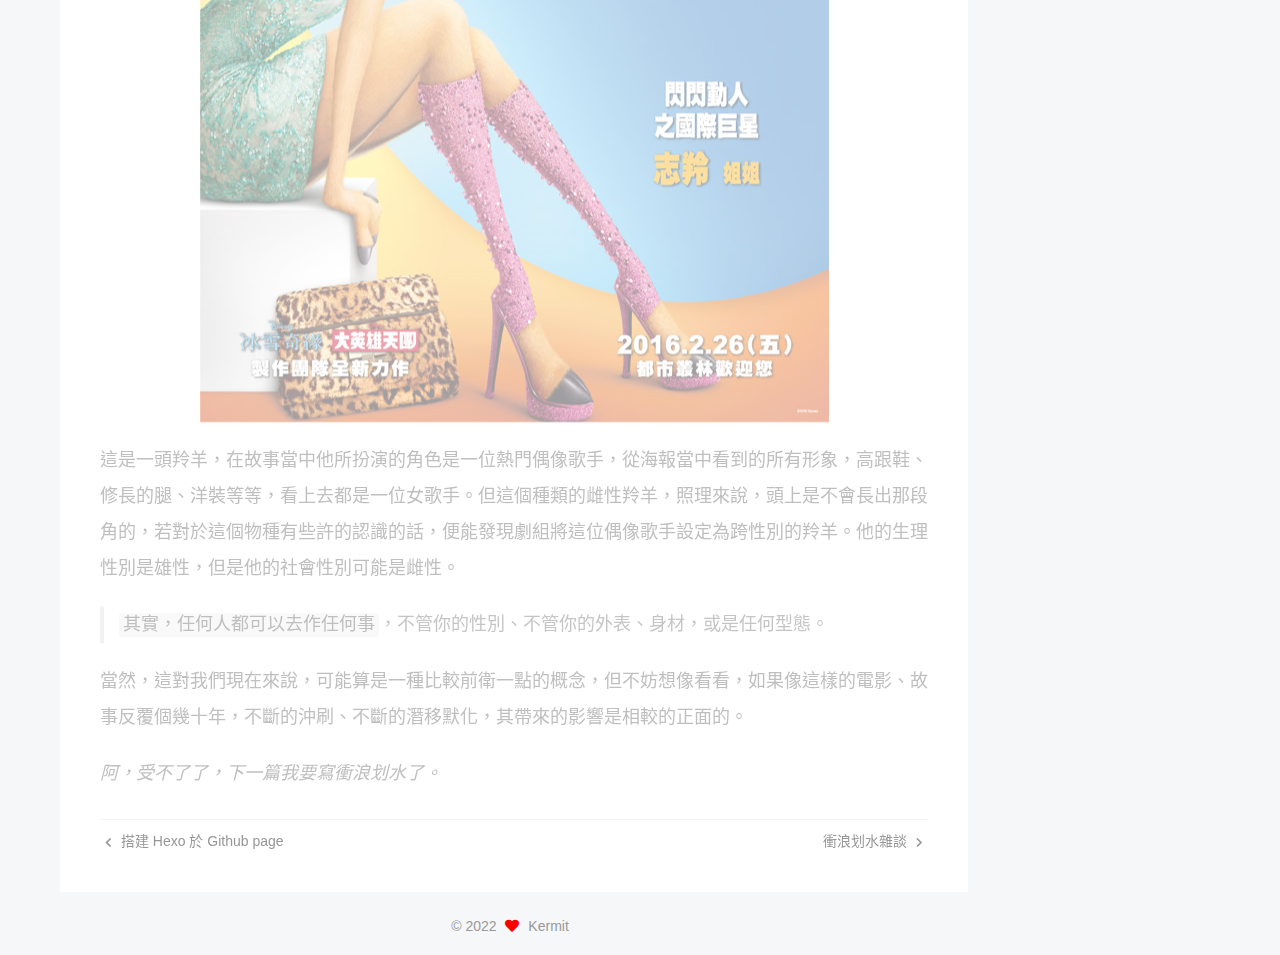
<file: 2022/01/19/cultural-script/index.html>
<!DOCTYPE html>
<html lang="zh-tw">
<head>
  <meta charset="UTF-8">
<meta name="viewport" content="width=device-width, initial-scale=1, maximum-scale=2">
<meta name="theme-color" content="#222">
<meta name="generator" content="Hexo 6.0.0">
  <link rel="apple-touch-icon" sizes="180x180" href="/images/apple-touch-icon-next.png">
  <link rel="icon" type="image/png" sizes="32x32" href="/images/favicon-32x32-next.png">
  <link rel="icon" type="image/png" sizes="16x16" href="/images/favicon-16x16-next.png">
  <link rel="mask-icon" href="/images/logo.svg" color="#222">

<link rel="stylesheet" href="/css/main.css">


<link rel="stylesheet" href="/lib/font-awesome/css/all.min.css">

<script id="hexo-configurations">
    var NexT = window.NexT || {};
    var CONFIG = {"hostname":"kermit1013.github.io","root":"/","scheme":"Pisces","version":"7.8.0","exturl":false,"sidebar":{"position":"right","display":"always","padding":18,"offset":12,"onmobile":false},"copycode":{"enable":false,"show_result":false,"style":null},"back2top":{"enable":true,"sidebar":false,"scrollpercent":false},"bookmark":{"enable":false,"color":"#222","save":"auto"},"fancybox":false,"mediumzoom":false,"lazyload":false,"pangu":false,"comments":{"style":"tabs","active":null,"storage":true,"lazyload":false,"nav":null},"algolia":{"hits":{"per_page":10},"labels":{"input_placeholder":"Search for Posts","hits_empty":"We didn't find any results for the search: ${query}","hits_stats":"${hits} results found in ${time} ms"}},"localsearch":{"enable":false,"trigger":"auto","top_n_per_article":1,"unescape":false,"preload":false},"motion":{"enable":true,"async":false,"transition":{"post_block":"fadeIn","post_header":"slideDownIn","post_body":"slideDownIn","coll_header":"slideLeftIn","sidebar":"slideUpIn"}}};
  </script>

  <meta name="description" content="前言因事耽擱，馬上又重蹈三天打魚，兩天晒網的迴圈。總想著要紀錄一天在某場TED演講聽到文化腳本的概念，卻因為這個領域不是這麼的熟悉，研究起來勢必得花費相對較多的時間，一直遲遲沒有動筆。經此一事認知到，作為部落格文章，可能需要認真審視一下挑選的主題，或是艱深主題的頻率，不然因為擔心寫起來不順手，遲遲不願動作，而壞了培養習慣的大事，實屬得不償失。">
<meta property="og:type" content="article">
<meta property="og:title" content="淺聊文化腳本">
<meta property="og:url" content="https://kermit1013.github.io/2022/01/19/cultural-script/index.html">
<meta property="og:site_name" content="想到就寫">
<meta property="og:description" content="前言因事耽擱，馬上又重蹈三天打魚，兩天晒網的迴圈。總想著要紀錄一天在某場TED演講聽到文化腳本的概念，卻因為這個領域不是這麼的熟悉，研究起來勢必得花費相對較多的時間，一直遲遲沒有動筆。經此一事認知到，作為部落格文章，可能需要認真審視一下挑選的主題，或是艱深主題的頻率，不然因為擔心寫起來不順手，遲遲不願動作，而壞了培養習慣的大事，實屬得不償失。">
<meta property="og:locale" content="zh_TW">
<meta property="og:image" content="https://kermit1013.github.io/images/zootopia.png">
<meta property="og:image" content="https://kermit1013.github.io/images/antelope.jpg">
<meta property="article:published_time" content="2022-01-19T14:25:49.000Z">
<meta property="article:modified_time" content="2022-01-19T17:10:40.596Z">
<meta property="article:author" content="Kermit">
<meta name="twitter:card" content="summary">
<meta name="twitter:image" content="https://kermit1013.github.io/images/zootopia.png">

<link rel="canonical" href="https://kermit1013.github.io/2022/01/19/cultural-script/">


<script id="page-configurations">
  // https://hexo.io/docs/variables.html
  CONFIG.page = {
    sidebar: "",
    isHome : false,
    isPost : true,
    lang   : 'zh-tw'
  };
</script>

  <title>淺聊文化腳本 | 想到就寫</title>
  






  <noscript>
  <style>
  .use-motion .brand,
  .use-motion .menu-item,
  .sidebar-inner,
  .use-motion .post-block,
  .use-motion .pagination,
  .use-motion .comments,
  .use-motion .post-header,
  .use-motion .post-body,
  .use-motion .collection-header { opacity: initial; }

  .use-motion .site-title,
  .use-motion .site-subtitle {
    opacity: initial;
    top: initial;
  }

  .use-motion .logo-line-before i { left: initial; }
  .use-motion .logo-line-after i { right: initial; }
  </style>
</noscript>

</head>

<body itemscope itemtype="http://schema.org/WebPage">
  <div class="container use-motion">
    <div class="headband"></div>

    <header class="header" itemscope itemtype="http://schema.org/WPHeader">
      <div class="header-inner"><div class="site-brand-container">
  <div class="site-nav-toggle">
    <div class="toggle" aria-label="Toggle navigation bar">
      <span class="toggle-line toggle-line-first"></span>
      <span class="toggle-line toggle-line-middle"></span>
      <span class="toggle-line toggle-line-last"></span>
    </div>
  </div>

  <div class="site-meta">

    <a href="/" class="brand" rel="start">
      <span class="logo-line-before"><i></i></span>
      <h1 class="site-title">想到就寫</h1>
      <span class="logo-line-after"><i></i></span>
    </a>
  </div>

  <div class="site-nav-right">
    <div class="toggle popup-trigger">
    </div>
  </div>
</div>




<nav class="site-nav">
  <ul id="menu" class="main-menu menu">
        <li class="menu-item menu-item-home">

    <a href="/" rel="section"><i class="fa fa-home fa-fw"></i>Home</a>

  </li>
        <li class="menu-item menu-item-categories">

    <a href="/categories/" rel="section"><i class="fa fa-th fa-fw"></i>Categories</a>

  </li>
        <li class="menu-item menu-item-archives">

    <a href="/archives/" rel="section"><i class="fa fa-archive fa-fw"></i>Archives</a>

  </li>
  </ul>
</nav>




</div>
    </header>

    
  <div class="back-to-top">
    <i class="fa fa-arrow-up"></i>
    <span>0%</span>
  </div>


    <main class="main">
      <div class="main-inner">
        <div class="content-wrap">
          

          <div class="content post posts-expand">
            

    
  
  
  <article itemscope itemtype="http://schema.org/Article" class="post-block" lang="zh-tw">
    <link itemprop="mainEntityOfPage" href="https://kermit1013.github.io/2022/01/19/cultural-script/">

    <span hidden itemprop="author" itemscope itemtype="http://schema.org/Person">
      <meta itemprop="image" content="/images/kermit512.jpg">
      <meta itemprop="name" content="Kermit">
      <meta itemprop="description" content="好奇心使然，隨手寫點衝浪、日常、技術">
    </span>

    <span hidden itemprop="publisher" itemscope itemtype="http://schema.org/Organization">
      <meta itemprop="name" content="想到就寫">
    </span>
      <header class="post-header">
        <h1 class="post-title" itemprop="name headline">
          淺聊文化腳本
        </h1>

        <div class="post-meta">
            <span class="post-meta-item">
              <span class="post-meta-item-icon">
                <i class="far fa-calendar"></i>
              </span>
              <span class="post-meta-item-text">Posted on</span>

              <time title="Created: 2022-01-19 22:25:49" itemprop="dateCreated datePublished" datetime="2022-01-19T22:25:49+08:00">2022-01-19</time>
            </span>
              <span class="post-meta-item">
                <span class="post-meta-item-icon">
                  <i class="far fa-calendar-check"></i>
                </span>
                <span class="post-meta-item-text">Edited on</span>
                <time title="Modified: 2022-01-20 01:10:40" itemprop="dateModified" datetime="2022-01-20T01:10:40+08:00">2022-01-20</time>
              </span>
            <span class="post-meta-item">
              <span class="post-meta-item-icon">
                <i class="far fa-folder"></i>
              </span>
              <span class="post-meta-item-text">In</span>
                <span itemprop="about" itemscope itemtype="http://schema.org/Thing">
                  <a href="/categories/%E6%97%A5%E5%B8%B8/" itemprop="url" rel="index"><span itemprop="name">日常</span></a>
                </span>
            </span>

          

        </div>
      </header>

    
    
    
    <div class="post-body" itemprop="articleBody">

      
        <h2 id="前言"><a href="#前言" class="headerlink" title="前言"></a>前言</h2><p>因事耽擱，馬上又重蹈三天打魚，兩天晒網的迴圈。總想著要紀錄一天在某場TED演講聽到<code>文化腳本</code>的概念，卻因為這個領域不是這麼的熟悉，研究起來勢必得花費相對較多的時間，一直遲遲沒有動筆。經此一事認知到，作為部落格文章，可能需要認真審視一下挑選的主題，或是艱深主題的頻率，不然因為擔心寫起來不順手，遲遲不願動作，而壞了培養習慣的大事，實屬得不償失。</p>
<span id="more"></span>


<div class="video-container"><iframe src="https://www.youtube.com/embed/t6GKtMNyFAI" frameborder="0" loading="lazy" allowfullscreen></iframe></div>

<p>起初是因為在Youtube上面，看了這集TED演講，裡頭提到許多概念，都和過去在學幾年下來，自己整理的結論不謀而合，有興趣可以看看。更重要的是，在這次演講中，講者提到了<code>文化腳本</code>這個名詞，這也是我一次聽到，當下就有個靈感告訴自己，有天一定要好好的研究、紀錄。</p>
<h2 id="文化腳本"><a href="#文化腳本" class="headerlink" title="文化腳本"></a>文化腳本</h2><blockquote>
<p>我們每個人的所作所為，都是跟著一套<code>社會規則</code>在前進，這套<code>社會規則</code>威力最大的部份，其實並不是靠著強制力來逼迫我們一定得作什麼，而是依靠一套<code>腳本</code>在運作。</p>
</blockquote>
<p>這套腳本告訴我們，只要我們只要這麼做 (舉凡孝順、友善、包容…等)，對大家都有好處，而我們也真心同意它。</p>
<h3 id="腳本從何而來？"><a href="#腳本從何而來？" class="headerlink" title="腳本從何而來？"></a>腳本從何而來？</h3><p>這套腳本很大程度上都是透過文學作品，或是任何故事載體的形式都能帶來。<br>舉例來說：當我們在電影甚至故事看到一個善良、堅強在結局得到好的回報，我們就會將此內化，告訴我們自己應該要擁有故事角色的特質。</p>
<p>而這個腳本也將會在許多領域發揮作用。像這幾年討論熱烈的婚姻平權議題，有趣的是，在台灣，這個議題似乎以年紀作為分界線，來區隔台灣族群。年輕世代相較於年長世代更能夠接受這種多元性，因為大量的漫畫、動畫、文學作品、電影，早就告訴我們另一類的性別或是另一種生活方式並沒有想像中的可怕。因為我們有腳本，使得我們得以更容易理解 ; 但對於沒有腳本的世代，間接導致了他們難以接受這種觀念。</p>
<p><img src="/images/zootopia.png"></p>
<p>講者用兩張動物方程式的海報封面，再次詮釋了一遍文化腳本的框架。</p>
<p>如果看過動物方程式，若把裡面的動物都抽換成人類，其實際的內容就是一部警匪片。但如果把這張海報封面裡頭的角色制服扒光，我們下意識就很容易會認為看起來相較嚴肅、兇猛的動物是扮演警察的角色，可是在故事中，導演選擇讓兔子擔任警察。導演正在嘗試翻轉一個過往我們沒辦法理解的刻板印象。</p>
<blockquote>
<p>看起來柔弱、身材嬌小的人也能夠勝任較具風險的工作。</p>
</blockquote>
<p><img src="/images/antelope.jpg"></p>
<p>這是一頭羚羊，在故事當中他所扮演的角色是一位熱門偶像歌手，從海報當中看到的所有形象，高跟鞋、修長的腿、洋裝等等，看上去都是一位女歌手。但這個種類的雌性羚羊，照理來說，頭上是不會長出那段角的，若對於這個物種有些許的認識的話，便能發現劇組將這位偶像歌手設定為跨性別的羚羊。他的生理性別是雄性，但是他的社會性別可能是雌性。</p>
<blockquote>
<p><code>其實，任何人都可以去作任何事</code>，不管你的性別、不管你的外表、身材，或是任何型態。</p>
</blockquote>
<p>當然，這對我們現在來說，可能算是一種比較前衛一點的概念，但不妨想像看看，如果像這樣的電影、故事反覆個幾十年，不斷的沖刷、不斷的潛移默化，其帶來的影響是相較的正面的。</p>
<p><em>阿，受不了了，下一篇我要寫衝浪划水了。</em></p>

    </div>

    
    
    

      <footer class="post-footer">

        


        
    <div class="post-nav">
      <div class="post-nav-item">
    <a href="/2022/01/12/github-page-hexo/" rel="prev" title="搭建 Hexo 於 Github page">
      <i class="fa fa-chevron-left"></i> 搭建 Hexo 於 Github page
    </a></div>
      <div class="post-nav-item">
    <a href="/2022/01/25/surfing-paddle/" rel="next" title="衝浪划水雜談">
      衝浪划水雜談 <i class="fa fa-chevron-right"></i>
    </a></div>
    </div>
      </footer>
    
  </article>
  
  
  



          </div>
          

<script>
  window.addEventListener('tabs:register', () => {
    let { activeClass } = CONFIG.comments;
    if (CONFIG.comments.storage) {
      activeClass = localStorage.getItem('comments_active') || activeClass;
    }
    if (activeClass) {
      let activeTab = document.querySelector(`a[href="#comment-${activeClass}"]`);
      if (activeTab) {
        activeTab.click();
      }
    }
  });
  if (CONFIG.comments.storage) {
    window.addEventListener('tabs:click', event => {
      if (!event.target.matches('.tabs-comment .tab-content .tab-pane')) return;
      let commentClass = event.target.classList[1];
      localStorage.setItem('comments_active', commentClass);
    });
  }
</script>

        </div>
          
  
  <div class="toggle sidebar-toggle">
    <span class="toggle-line toggle-line-first"></span>
    <span class="toggle-line toggle-line-middle"></span>
    <span class="toggle-line toggle-line-last"></span>
  </div>

  <aside class="sidebar">
    <div class="sidebar-inner">

      <ul class="sidebar-nav motion-element">
        <li class="sidebar-nav-toc">
          Table of Contents
        </li>
        <li class="sidebar-nav-overview">
          Overview
        </li>
      </ul>

      <!--noindex-->
      <div class="post-toc-wrap sidebar-panel">
          <div class="post-toc motion-element"><ol class="nav"><li class="nav-item nav-level-2"><a class="nav-link" href="#%E5%89%8D%E8%A8%80"><span class="nav-number">1.</span> <span class="nav-text">前言</span></a></li><li class="nav-item nav-level-2"><a class="nav-link" href="#%E6%96%87%E5%8C%96%E8%85%B3%E6%9C%AC"><span class="nav-number">2.</span> <span class="nav-text">文化腳本</span></a><ol class="nav-child"><li class="nav-item nav-level-3"><a class="nav-link" href="#%E8%85%B3%E6%9C%AC%E5%BE%9E%E4%BD%95%E8%80%8C%E4%BE%86%EF%BC%9F"><span class="nav-number">2.1.</span> <span class="nav-text">腳本從何而來？</span></a></li></ol></li></ol></div>
      </div>
      <!--/noindex-->

      <div class="site-overview-wrap sidebar-panel">
        <div class="site-author motion-element" itemprop="author" itemscope itemtype="http://schema.org/Person">
    <img class="site-author-image" itemprop="image" alt="Kermit"
      src="/images/kermit512.jpg">
  <p class="site-author-name" itemprop="name">Kermit</p>
  <div class="site-description" itemprop="description">好奇心使然，隨手寫點衝浪、日常、技術</div>
</div>
<div class="site-state-wrap motion-element">
  <nav class="site-state">
      <div class="site-state-item site-state-posts">
          <a href="/archives/">
        
          <span class="site-state-item-count">4</span>
          <span class="site-state-item-name">posts</span>
        </a>
      </div>
      <div class="site-state-item site-state-categories">
            <a href="/categories/">
          
        <span class="site-state-item-count">3</span>
        <span class="site-state-item-name">categories</span></a>
      </div>
  </nav>
</div>
  <div class="links-of-author motion-element">
      <span class="links-of-author-item">
        <a href="https://github.com/kermit1013" title="GitHub → https:&#x2F;&#x2F;github.com&#x2F;kermit1013" rel="noopener" target="_blank"><i class="fab fa-github fa-fw"></i>GitHub</a>
      </span>
      <span class="links-of-author-item">
        <a href="mailto:k84101311@gmail.com" title="E-Mail → mailto:k84101311@gmail.com" rel="noopener" target="_blank"><i class="fa fa-envelope fa-fw"></i>E-Mail</a>
      </span>
      <span class="links-of-author-item">
        <a href="https://instagram.com/keeermit1013" title="Instagram → https:&#x2F;&#x2F;instagram.com&#x2F;keeermit1013" rel="noopener" target="_blank"><i class="fab fa-instagram fa-fw"></i>Instagram</a>
      </span>
  </div>



      </div>

    </div>
  </aside>
  <div id="sidebar-dimmer"></div>


      </div>
    </main>

    <footer class="footer">
      <div class="footer-inner">
        

        

<div class="copyright">
  
  &copy; 
  <span itemprop="copyrightYear">2022</span>
  <span class="with-love">
    <i class="fa fa-heart"></i>
  </span>
  <span class="author" itemprop="copyrightHolder">Kermit</span>
</div>

        








      </div>
    </footer>
  </div>

  
  <script src="/lib/anime.min.js"></script>
  <script src="/lib/velocity/velocity.min.js"></script>
  <script src="/lib/velocity/velocity.ui.min.js"></script>

<script src="/js/utils.js"></script>

<script src="/js/motion.js"></script>


<script src="/js/schemes/pisces.js"></script>


<script src="/js/next-boot.js"></script>




  















  

  

</body>
</html>
</file>
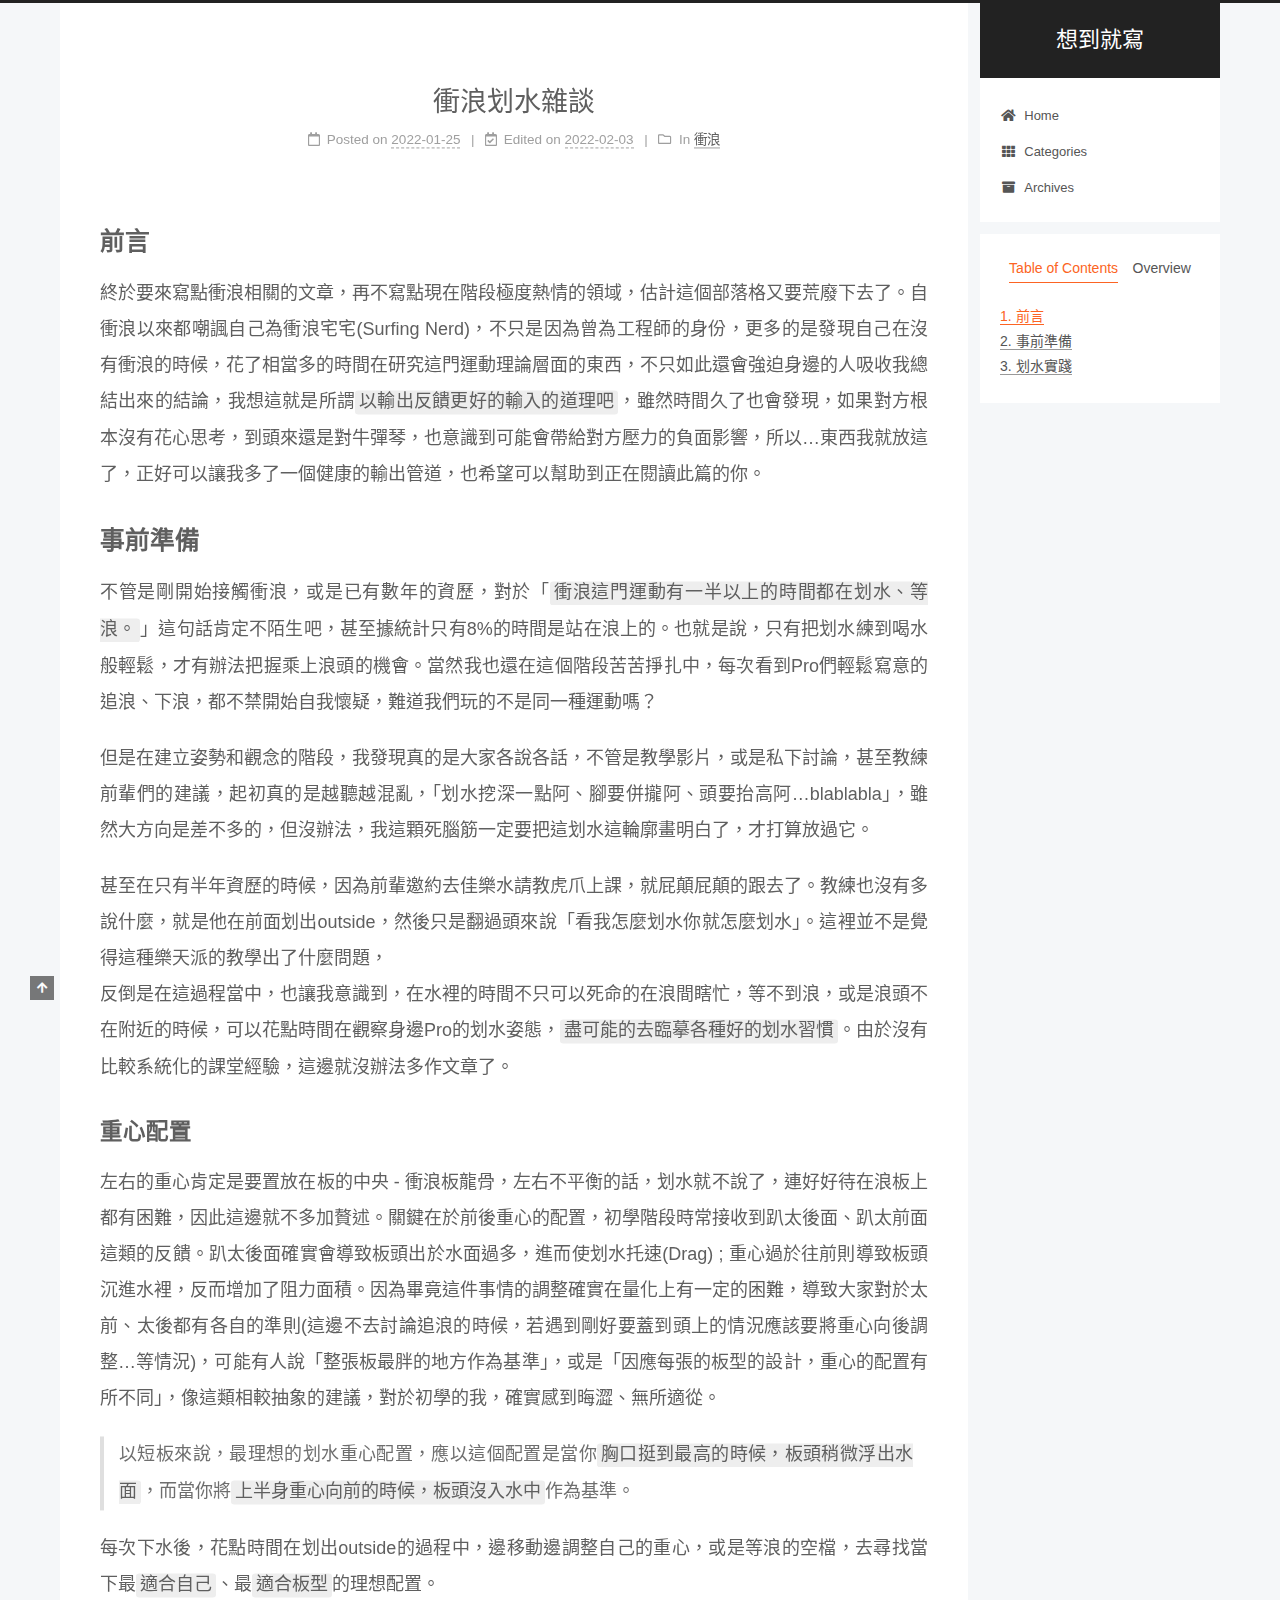
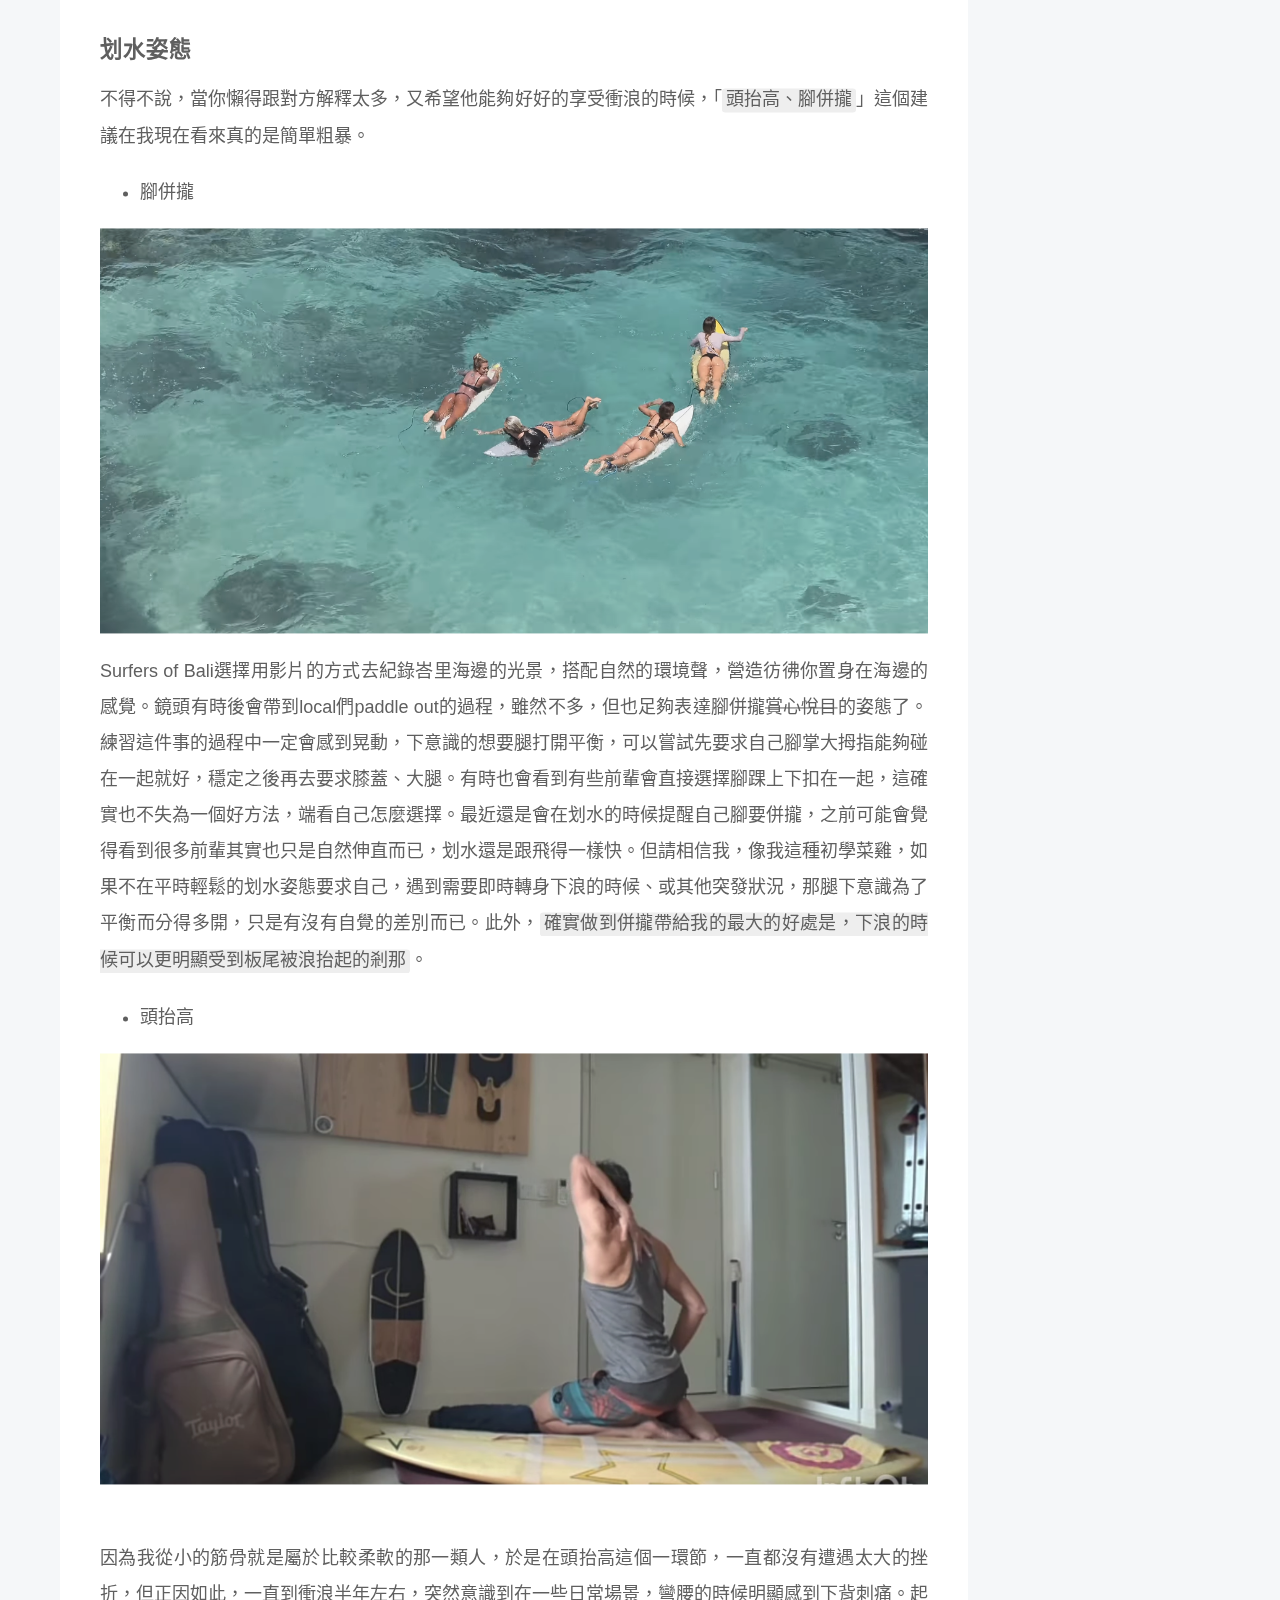
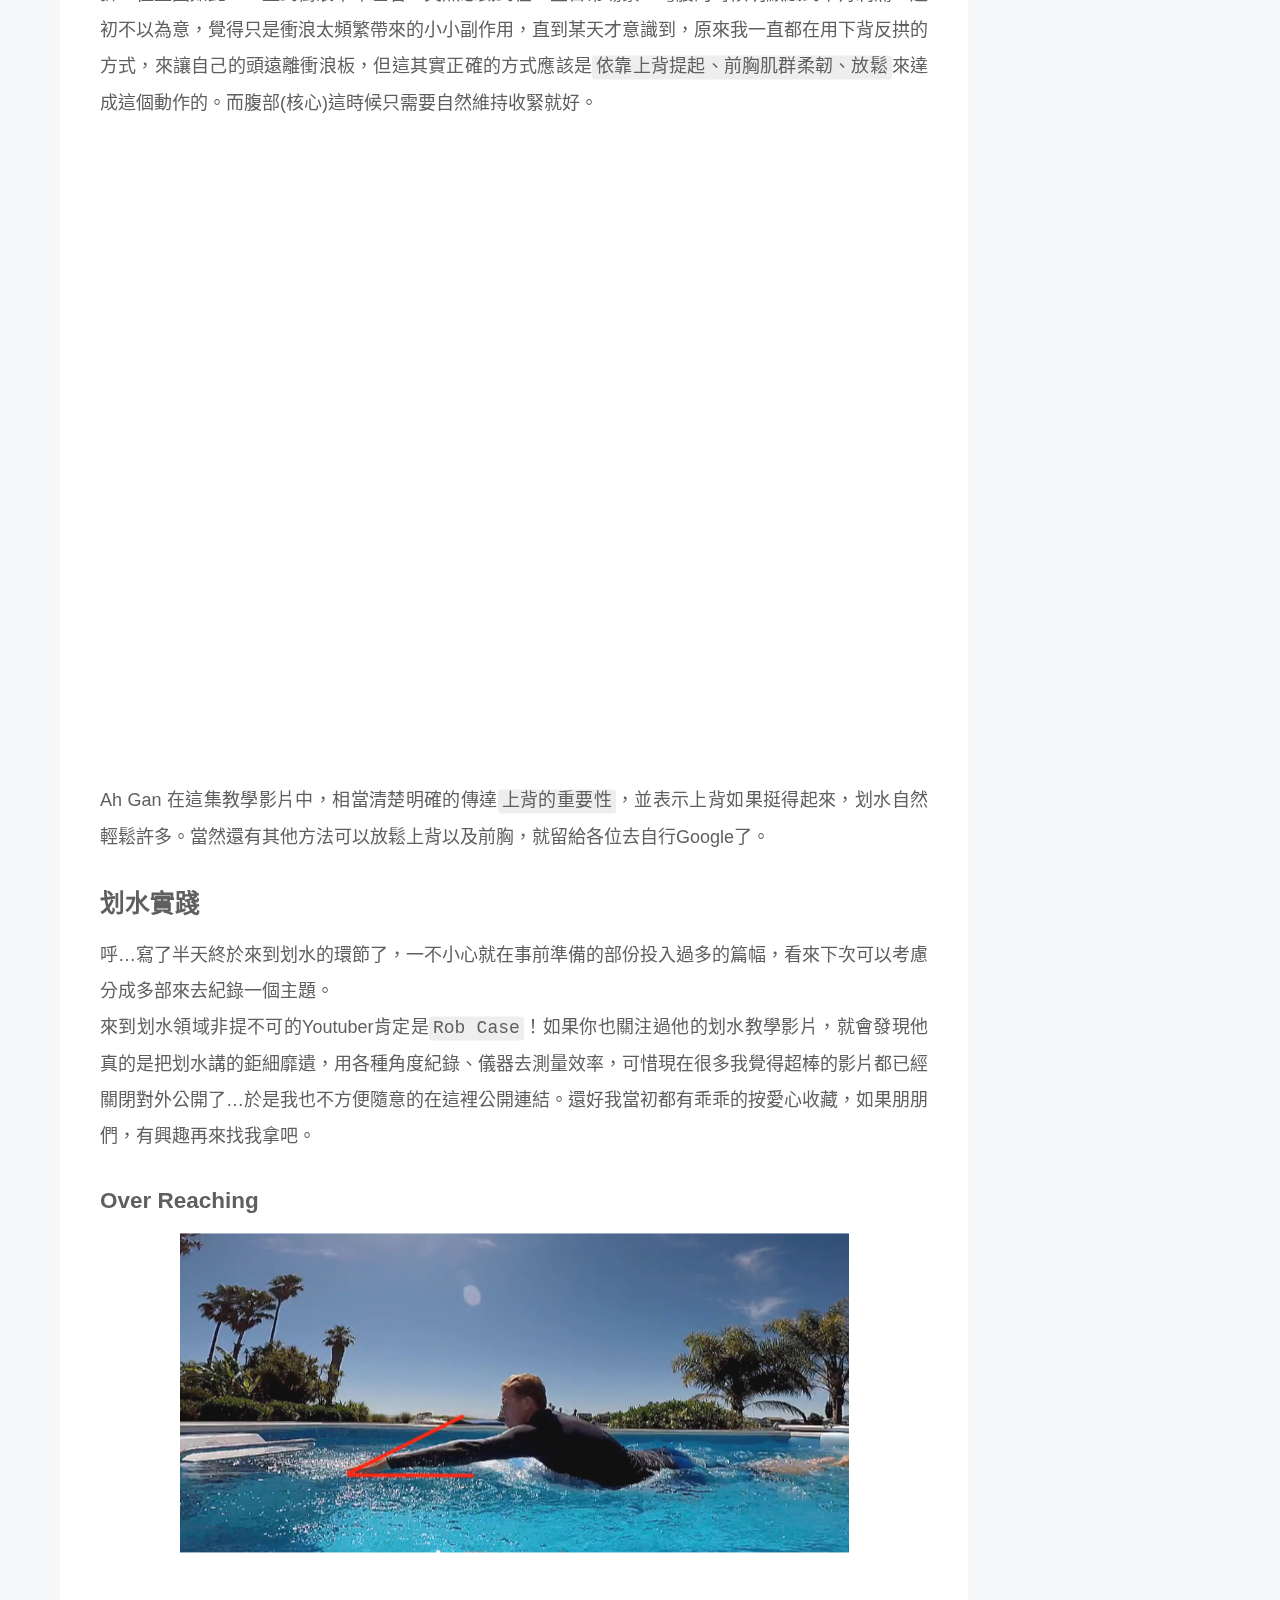
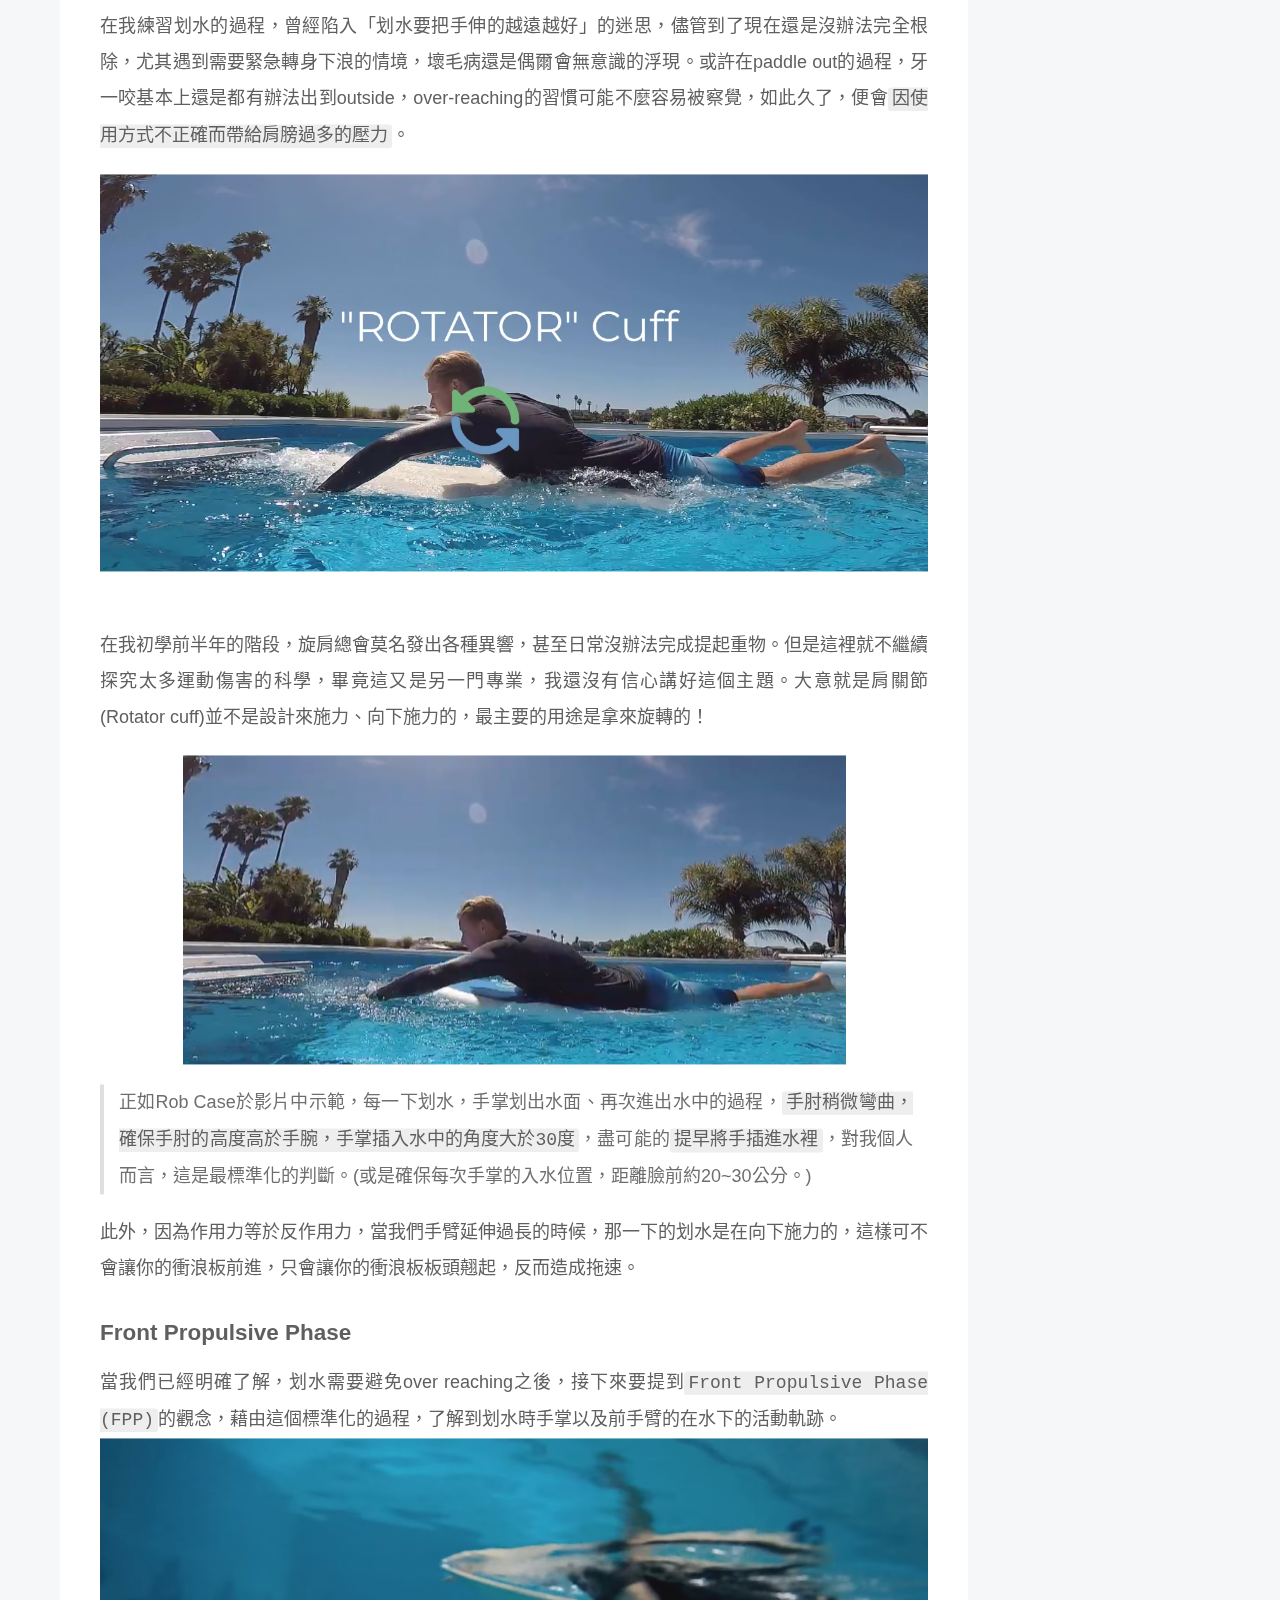
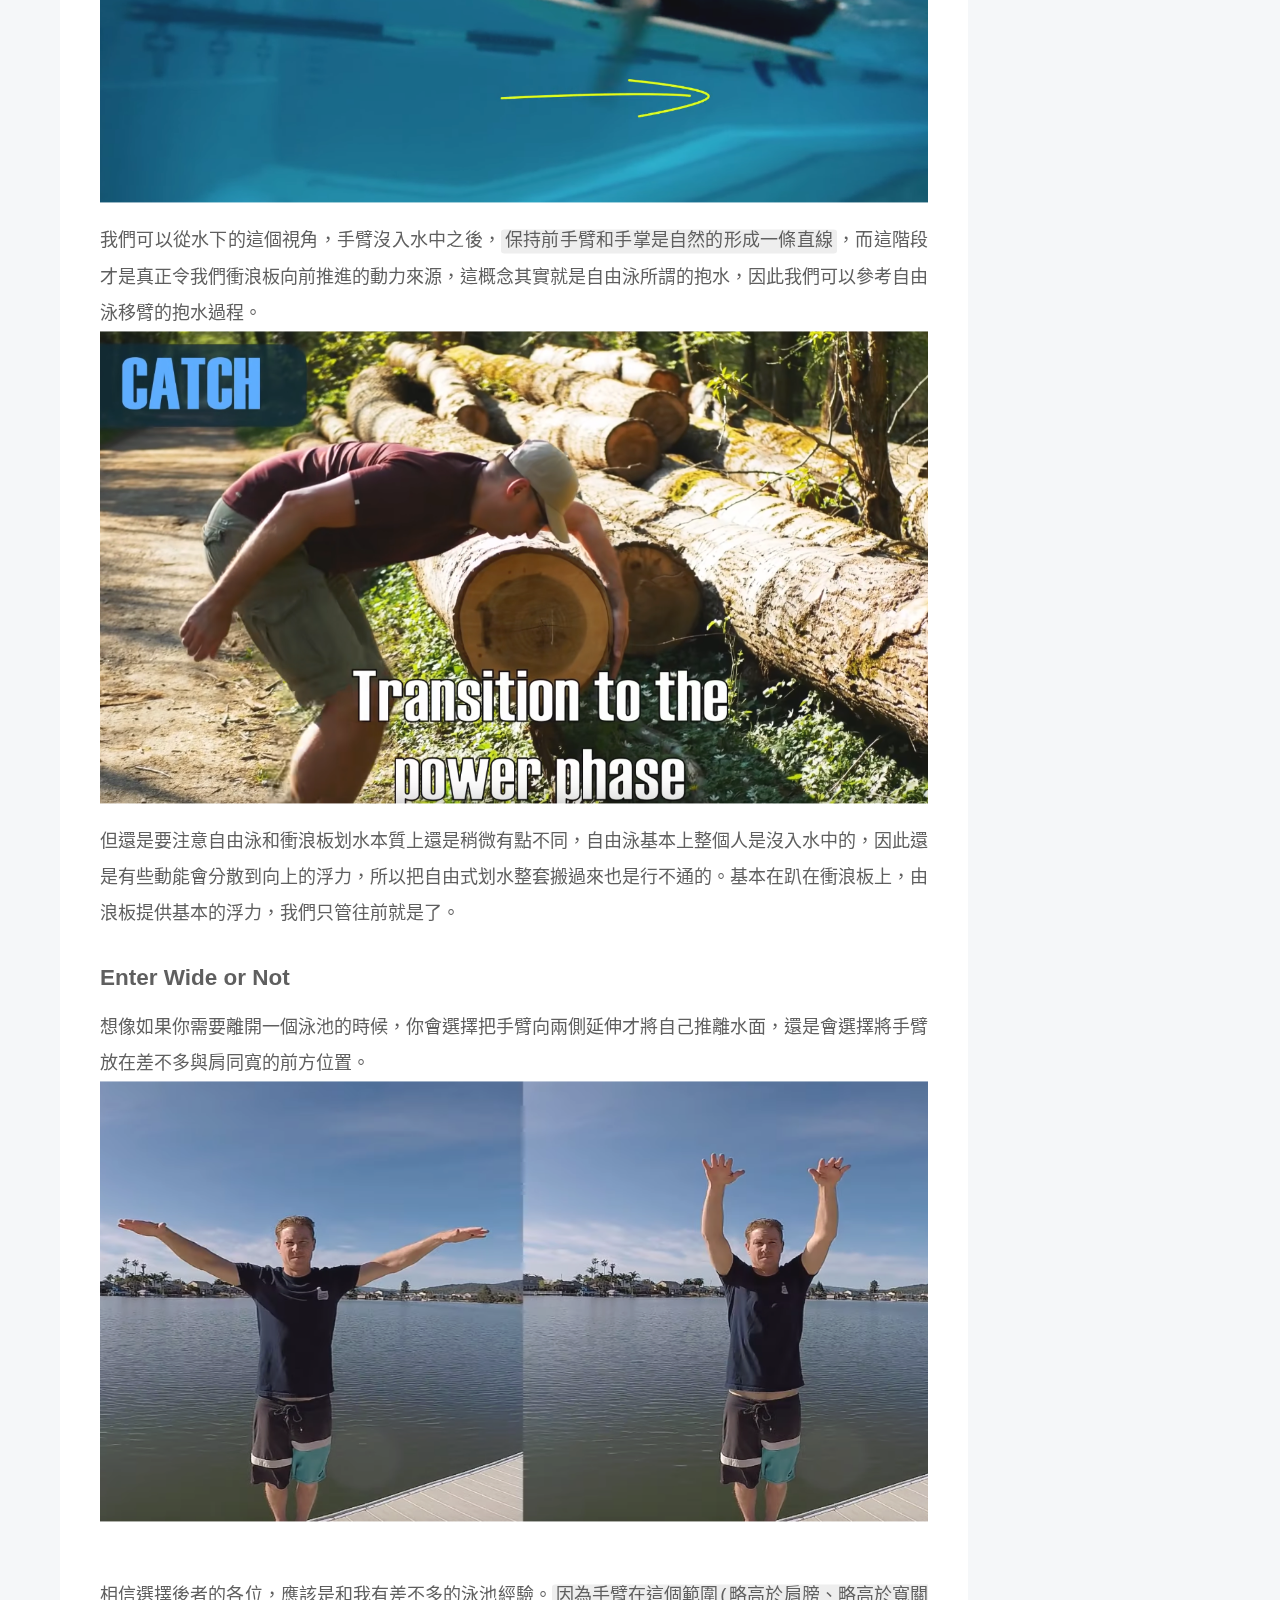
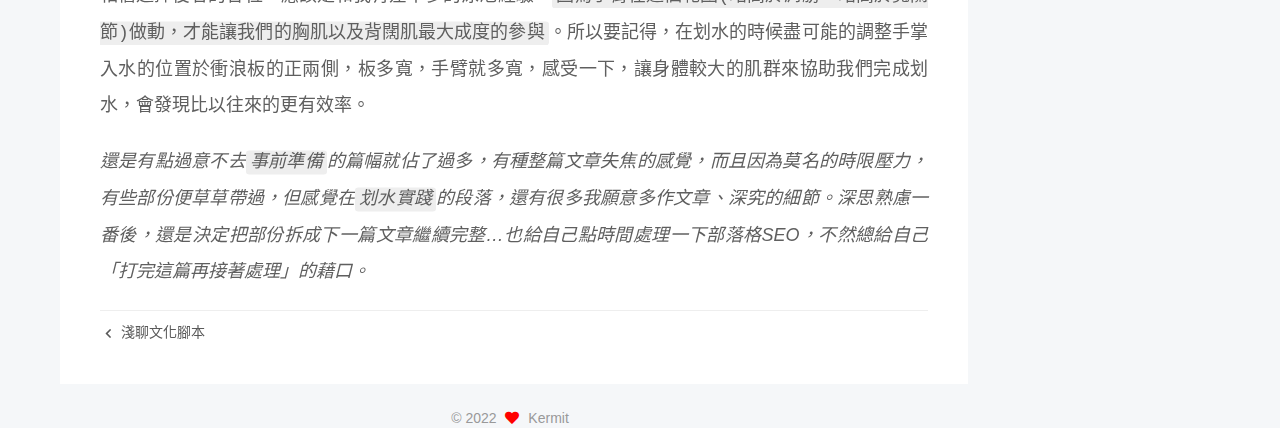
<file: 2022/01/25/surfing-paddle/index.html>
<!DOCTYPE html>
<html lang="zh-tw">
<head>
  <meta charset="UTF-8">
<meta name="viewport" content="width=device-width, initial-scale=1, maximum-scale=2">
<meta name="theme-color" content="#222">
<meta name="generator" content="Hexo 6.0.0">
  <link rel="apple-touch-icon" sizes="180x180" href="/images/apple-touch-icon-next.png">
  <link rel="icon" type="image/png" sizes="32x32" href="/images/favicon-32x32-next.png">
  <link rel="icon" type="image/png" sizes="16x16" href="/images/favicon-16x16-next.png">
  <link rel="mask-icon" href="/images/logo.svg" color="#222">

<link rel="stylesheet" href="/css/main.css">


<link rel="stylesheet" href="/lib/font-awesome/css/all.min.css">

<script id="hexo-configurations">
    var NexT = window.NexT || {};
    var CONFIG = {"hostname":"kermit1013.github.io","root":"/","scheme":"Pisces","version":"7.8.0","exturl":false,"sidebar":{"position":"right","display":"always","padding":18,"offset":12,"onmobile":false},"copycode":{"enable":false,"show_result":false,"style":null},"back2top":{"enable":true,"sidebar":false,"scrollpercent":false},"bookmark":{"enable":false,"color":"#222","save":"auto"},"fancybox":false,"mediumzoom":false,"lazyload":false,"pangu":false,"comments":{"style":"tabs","active":null,"storage":true,"lazyload":false,"nav":null},"algolia":{"hits":{"per_page":10},"labels":{"input_placeholder":"Search for Posts","hits_empty":"We didn't find any results for the search: ${query}","hits_stats":"${hits} results found in ${time} ms"}},"localsearch":{"enable":false,"trigger":"auto","top_n_per_article":1,"unescape":false,"preload":false},"motion":{"enable":true,"async":false,"transition":{"post_block":"fadeIn","post_header":"slideDownIn","post_body":"slideDownIn","coll_header":"slideLeftIn","sidebar":"slideUpIn"}}};
  </script>

  <meta name="description" content="前言終於要來寫點衝浪相關的文章，再不寫點現在階段極度熱情的領域，估計這個部落格又要荒廢下去了。自衝浪以來都嘲諷自己為衝浪宅宅(Surfing Nerd)，不只是因為曾為工程師的身份，更多的是發現自己在沒有衝浪的時候，花了相當多的時間在研究這門運動理論層面的東西，不只如此還會強迫身邊的人吸收我總結出來的結論，我想這就是所謂以輸出反饋更好的輸入的道理吧，雖然時間久了也會發現，如果對方根本沒有花心思考，">
<meta property="og:type" content="article">
<meta property="og:title" content="衝浪划水雜談">
<meta property="og:url" content="https://kermit1013.github.io/2022/01/25/surfing-paddle/index.html">
<meta property="og:site_name" content="想到就寫">
<meta property="og:description" content="前言終於要來寫點衝浪相關的文章，再不寫點現在階段極度熱情的領域，估計這個部落格又要荒廢下去了。自衝浪以來都嘲諷自己為衝浪宅宅(Surfing Nerd)，不只是因為曾為工程師的身份，更多的是發現自己在沒有衝浪的時候，花了相當多的時間在研究這門運動理論層面的東西，不只如此還會強迫身邊的人吸收我總結出來的結論，我想這就是所謂以輸出反饋更好的輸入的道理吧，雖然時間久了也會發現，如果對方根本沒有花心思考，">
<meta property="og:locale" content="zh_TW">
<meta property="og:image" content="https://kermit1013.github.io/images/paddle-legs.png">
<meta property="og:image" content="https://kermit1013.github.io/images/upper-back.png">
<meta property="og:image" content="https://kermit1013.github.io/images/thirty-degrees.png">
<meta property="og:image" content="https://kermit1013.github.io/images/rotator-cuff.png">
<meta property="og:image" content="https://kermit1013.github.io/images/enter-sooner.png">
<meta property="og:image" content="https://kermit1013.github.io/images/fpp.png">
<meta property="og:image" content="https://kermit1013.github.io/images/catch.png">
<meta property="og:image" content="https://kermit1013.github.io/images/wide-or-not.png">
<meta property="article:published_time" content="2022-01-24T16:59:17.000Z">
<meta property="article:modified_time" content="2022-02-03T11:11:59.497Z">
<meta property="article:author" content="Kermit">
<meta name="twitter:card" content="summary">
<meta name="twitter:image" content="https://kermit1013.github.io/images/paddle-legs.png">

<link rel="canonical" href="https://kermit1013.github.io/2022/01/25/surfing-paddle/">


<script id="page-configurations">
  // https://hexo.io/docs/variables.html
  CONFIG.page = {
    sidebar: "",
    isHome : false,
    isPost : true,
    lang   : 'zh-tw'
  };
</script>

  <title>衝浪划水雜談 | 想到就寫</title>
  






  <noscript>
  <style>
  .use-motion .brand,
  .use-motion .menu-item,
  .sidebar-inner,
  .use-motion .post-block,
  .use-motion .pagination,
  .use-motion .comments,
  .use-motion .post-header,
  .use-motion .post-body,
  .use-motion .collection-header { opacity: initial; }

  .use-motion .site-title,
  .use-motion .site-subtitle {
    opacity: initial;
    top: initial;
  }

  .use-motion .logo-line-before i { left: initial; }
  .use-motion .logo-line-after i { right: initial; }
  </style>
</noscript>

</head>

<body itemscope itemtype="http://schema.org/WebPage">
  <div class="container use-motion">
    <div class="headband"></div>

    <header class="header" itemscope itemtype="http://schema.org/WPHeader">
      <div class="header-inner"><div class="site-brand-container">
  <div class="site-nav-toggle">
    <div class="toggle" aria-label="Toggle navigation bar">
      <span class="toggle-line toggle-line-first"></span>
      <span class="toggle-line toggle-line-middle"></span>
      <span class="toggle-line toggle-line-last"></span>
    </div>
  </div>

  <div class="site-meta">

    <a href="/" class="brand" rel="start">
      <span class="logo-line-before"><i></i></span>
      <h1 class="site-title">想到就寫</h1>
      <span class="logo-line-after"><i></i></span>
    </a>
  </div>

  <div class="site-nav-right">
    <div class="toggle popup-trigger">
    </div>
  </div>
</div>




<nav class="site-nav">
  <ul id="menu" class="main-menu menu">
        <li class="menu-item menu-item-home">

    <a href="/" rel="section"><i class="fa fa-home fa-fw"></i>Home</a>

  </li>
        <li class="menu-item menu-item-categories">

    <a href="/categories/" rel="section"><i class="fa fa-th fa-fw"></i>Categories</a>

  </li>
        <li class="menu-item menu-item-archives">

    <a href="/archives/" rel="section"><i class="fa fa-archive fa-fw"></i>Archives</a>

  </li>
  </ul>
</nav>




</div>
    </header>

    
  <div class="back-to-top">
    <i class="fa fa-arrow-up"></i>
    <span>0%</span>
  </div>


    <main class="main">
      <div class="main-inner">
        <div class="content-wrap">
          

          <div class="content post posts-expand">
            

    
  
  
  <article itemscope itemtype="http://schema.org/Article" class="post-block" lang="zh-tw">
    <link itemprop="mainEntityOfPage" href="https://kermit1013.github.io/2022/01/25/surfing-paddle/">

    <span hidden itemprop="author" itemscope itemtype="http://schema.org/Person">
      <meta itemprop="image" content="/images/kermit512.jpg">
      <meta itemprop="name" content="Kermit">
      <meta itemprop="description" content="好奇心使然，隨手寫點衝浪、日常、技術">
    </span>

    <span hidden itemprop="publisher" itemscope itemtype="http://schema.org/Organization">
      <meta itemprop="name" content="想到就寫">
    </span>
      <header class="post-header">
        <h1 class="post-title" itemprop="name headline">
          衝浪划水雜談
        </h1>

        <div class="post-meta">
            <span class="post-meta-item">
              <span class="post-meta-item-icon">
                <i class="far fa-calendar"></i>
              </span>
              <span class="post-meta-item-text">Posted on</span>

              <time title="Created: 2022-01-25 00:59:17" itemprop="dateCreated datePublished" datetime="2022-01-25T00:59:17+08:00">2022-01-25</time>
            </span>
              <span class="post-meta-item">
                <span class="post-meta-item-icon">
                  <i class="far fa-calendar-check"></i>
                </span>
                <span class="post-meta-item-text">Edited on</span>
                <time title="Modified: 2022-02-03 19:11:59" itemprop="dateModified" datetime="2022-02-03T19:11:59+08:00">2022-02-03</time>
              </span>
            <span class="post-meta-item">
              <span class="post-meta-item-icon">
                <i class="far fa-folder"></i>
              </span>
              <span class="post-meta-item-text">In</span>
                <span itemprop="about" itemscope itemtype="http://schema.org/Thing">
                  <a href="/categories/%E8%A1%9D%E6%B5%AA/" itemprop="url" rel="index"><span itemprop="name">衝浪</span></a>
                </span>
            </span>

          

        </div>
      </header>

    
    
    
    <div class="post-body" itemprop="articleBody">

      
        <h2 id="前言"><a href="#前言" class="headerlink" title="前言"></a>前言</h2><p>終於要來寫點衝浪相關的文章，再不寫點現在階段極度熱情的領域，估計這個部落格又要荒廢下去了。自衝浪以來都嘲諷自己為衝浪宅宅(Surfing Nerd)，不只是因為曾為工程師的身份，更多的是發現自己在沒有衝浪的時候，花了相當多的時間在研究這門運動理論層面的東西，不只如此還會強迫身邊的人吸收我總結出來的結論，我想這就是所謂<code>以輸出反饋更好的輸入的道理吧</code>，雖然時間久了也會發現，如果對方根本沒有花心思考，到頭來還是對牛彈琴，也意識到可能會帶給對方壓力的負面影響，所以…東西我就放這了，正好可以讓我多了一個健康的輸出管道，也希望可以幫助到正在閱讀此篇的你。</p>
<span id="more"></span>

<h2 id="事前準備"><a href="#事前準備" class="headerlink" title="事前準備"></a>事前準備</h2><p>不管是剛開始接觸衝浪，或是已有數年的資歷，對於「<code>衝浪這門運動有一半以上的時間都在划水、等浪。</code>」這句話肯定不陌生吧，甚至據統計只有8%的時間是站在浪上的。也就是說，只有把划水練到喝水般輕鬆，才有辦法把握乘上浪頭的機會。當然我也還在這個階段苦苦掙扎中，每次看到Pro們輕鬆寫意的追浪、下浪，都不禁開始自我懷疑，難道我們玩的不是同一種運動嗎？</p>
<p>但是在建立姿勢和觀念的階段，我發現真的是大家各說各話，不管是教學影片，或是私下討論，甚至教練前輩們的建議，起初真的是越聽越混亂，「划水挖深一點阿、腳要併攏阿、頭要抬高阿…blablabla」，雖然大方向是差不多的，但沒辦法，我這顆死腦筋一定要把這划水這輪廓畫明白了，才打算放過它。</p>
<p>甚至在只有半年資歷的時候，因為前輩邀約去佳樂水請教虎爪上課，就屁顛屁顛的跟去了。教練也沒有多說什麼，就是他在前面划出outside，然後只是翻過頭來說「看我怎麼划水你就怎麼划水」。這裡並不是覺得這種樂天派的教學出了什麼問題，<br>反倒是在這過程當中，也讓我意識到，在水裡的時間不只可以死命的在浪間瞎忙，等不到浪，或是浪頭不在附近的時候，可以花點時間在觀察身邊Pro的划水姿態，<code>盡可能的去臨摹各種好的划水習慣</code>。由於沒有比較系統化的課堂經驗，這邊就沒辦法多作文章了。</p>
<h3 id="重心配置"><a href="#重心配置" class="headerlink" title="重心配置"></a>重心配置</h3><p>左右的重心肯定是要置放在板的中央 - 衝浪板龍骨，左右不平衡的話，划水就不說了，連好好待在浪板上都有困難，因此這邊就不多加贅述。關鍵在於前後重心的配置，初學階段時常接收到趴太後面、趴太前面這類的反饋。趴太後面確實會導致板頭出於水面過多，進而使划水托速(Drag) ; 重心過於往前則導致板頭沉進水裡，反而增加了阻力面積。因為畢竟這件事情的調整確實在量化上有一定的困難，導致大家對於太前、太後都有各自的準則(這邊不去討論追浪的時候，若遇到剛好要蓋到頭上的情況應該要將重心向後調整…等情況)，可能有人說「整張板最胖的地方作為基準」，或是「因應每張的板型的設計，重心的配置有所不同」，像這類相較抽象的建議，對於初學的我，確實感到晦澀、無所適從。</p>
<blockquote>
<p>以短板來說，最理想的划水重心配置，應以這個配置是當你<code>胸口挺到最高的時候，板頭稍微浮出水面</code>，而當你將<code>上半身重心向前的時候，板頭沒入水中</code>作為基準。</p>
</blockquote>
<p>每次下水後，花點時間在划出outside的過程中，邊移動邊調整自己的重心，或是等浪的空檔，去尋找當下最<code>適合自己</code>、最<code>適合板型</code>的理想配置。</p>
<h3 id="划水姿態"><a href="#划水姿態" class="headerlink" title="划水姿態"></a>划水姿態</h3><p>不得不說，當你懶得跟對方解釋太多，又希望他能夠好好的享受衝浪的時候，「<code>頭抬高、腳併攏</code>」這個建議在我現在看來真的是簡單粗暴。</p>
<ul>
<li>腳併攏</li>
</ul>
<p><img src="/images/paddle-legs.png"></p>
<p>Surfers of Bali選擇用影片的方式去紀錄峇里海邊的光景，搭配自然的環境聲，營造彷彿你置身在海邊的感覺。鏡頭有時後會帶到local們paddle out的過程，雖然不多，但也足夠表達腳併攏<del>賞心悅目</del>的姿態了。練習這件事的過程中一定會感到晃動，下意識的想要腿打開平衡，可以嘗試先要求自己腳掌大拇指能夠碰在一起就好，穩定之後再去要求膝蓋、大腿。有時也會看到有些前輩會直接選擇腳踝上下扣在一起，這確實也不失為一個好方法，端看自己怎麼選擇。最近還是會在划水的時候提醒自己腳要併攏，之前可能會覺得看到很多前輩其實也只是自然伸直而已，划水還是跟飛得一樣快。但請相信我，像我這種初學菜雞，如果不在平時輕鬆的划水姿態要求自己，遇到需要即時轉身下浪的時候、或其他突發狀況，那腿下意識為了平衡而分得多開，只是有沒有自覺的差別而已。此外，<code>確實做到併攏帶給我的最大的好處是，下浪的時候可以更明顯受到板尾被浪抬起的剎那</code>。</p>
<ul>
<li>頭抬高</li>
</ul>
<p><img src="/images/upper-back.png"><br>因為我從小的筋骨就是屬於比較柔軟的那一類人，於是在頭抬高這個一環節，一直都沒有遭遇太大的挫折，但正因如此，一直到衝浪半年左右，突然意識到在一些日常場景，彎腰的時候明顯感到下背刺痛。起初不以為意，覺得只是衝浪太頻繁帶來的小小副作用，直到某天才意識到，原來我一直都在用下背反拱的方式，來讓自己的頭遠離衝浪板，但這其實正確的方式應該是<code>依靠上背提起、前胸肌群柔韌、放鬆</code>來達成這個動作的。而腹部(核心)這時候只需要自然維持收緊就好。</p>
<div class="video-container"><iframe src="https://www.youtube.com/embed/Wt47SRqu6yE" frameborder="0" loading="lazy" allowfullscreen></iframe></div>

<p>Ah Gan 在這集教學影片中，相當清楚明確的傳達<code>上背的重要性</code>，並表示上背如果挺得起來，划水自然輕鬆許多。當然還有其他方法可以放鬆上背以及前胸，就留給各位去自行Google了。</p>
<h2 id="划水實踐"><a href="#划水實踐" class="headerlink" title="划水實踐"></a>划水實踐</h2><p>呼…寫了半天終於來到划水的環節了，一不小心就在事前準備的部份投入過多的篇幅，看來下次可以考慮分成多部來去紀錄一個主題。<br>來到划水領域非提不可的Youtuber肯定是<code>Rob Case</code>！如果你也關注過他的划水教學影片，就會發現他真的是把划水講的鉅細靡遺，用各種角度紀錄、儀器去測量效率，可惜現在很多我覺得超棒的影片都已經關閉對外公開了…於是我也不方便隨意的在這裡公開連結。還好我當初都有乖乖的按愛心收藏，如果朋朋們，有興趣再來找我拿吧。</p>
<h3 id="Over-Reaching"><a href="#Over-Reaching" class="headerlink" title="Over Reaching"></a>Over Reaching</h3><p><img src="/images/thirty-degrees.png"><br>在我練習划水的過程，曾經陷入「划水要把手伸的越遠越好」的迷思，儘管到了現在還是沒辦法完全根除，尤其遇到需要緊急轉身下浪的情境，壞毛病還是偶爾會無意識的浮現。或許在paddle out的過程，牙一咬基本上還是都有辦法出到outside，over-reaching的習慣可能不麼容易被察覺，如此久了，便會<code>因使用方式不正確而帶給肩膀過多的壓力</code>。</p>
<p><img src="/images/rotator-cuff.png"><br>在我初學前半年的階段，旋肩總會莫名發出各種異響，甚至日常沒辦法完成提起重物。但是這裡就不繼續探究太多運動傷害的科學，畢竟這又是另一門專業，我還沒有信心講好這個主題。大意就是肩關節(Rotator cuff)並不是設計來施力、向下施力的，最主要的用途是拿來旋轉的！</p>
<p><img src="/images/enter-sooner.png"></p>
<blockquote>
<p>正如Rob Case於影片中示範，每一下划水，手掌划出水面、再次進出水中的過程，<code>手肘稍微彎曲，確保手肘的高度高於手腕，手掌插入水中的角度大於30度</code>，盡可能的<code>提早將手插進水裡</code>，對我個人而言，這是最標準化的判斷。(或是確保每次手掌的入水位置，距離臉前約20~30公分。)</p>
</blockquote>
<p>此外，因為作用力等於反作用力，當我們手臂延伸過長的時候，那一下的划水是在向下施力的，這樣可不會讓你的衝浪板前進，只會讓你的衝浪板板頭翹起，反而造成拖速。</p>
<h3 id="Front-Propulsive-Phase"><a href="#Front-Propulsive-Phase" class="headerlink" title="Front Propulsive Phase"></a>Front Propulsive Phase</h3><p>當我們已經明確了解，划水需要避免over reaching之後，接下來要提到<code>Front Propulsive Phase (FPP)</code>的觀念，藉由這個標準化的過程，了解到划水時手掌以及前手臂的在水下的活動軌跡。<br><img src="/images/fpp.png"></p>
<p>我們可以從水下的這個視角，手臂沒入水中之後，<code>保持前手臂和手掌是自然的形成一條直線</code>，而這階段才是真正令我們衝浪板向前推進的動力來源，這概念其實就是自由泳所謂的抱水，因此我們可以參考自由泳移臂的抱水過程。<br><img src="/images/catch.png"></p>
<p>但還是要注意自由泳和衝浪板划水本質上還是稍微有點不同，自由泳基本上整個人是沒入水中的，因此還是有些動能會分散到向上的浮力，所以把自由式划水整套搬過來也是行不通的。基本在趴在衝浪板上，由浪板提供基本的浮力，我們只管往前就是了。</p>
<h3 id="Enter-Wide-or-Not"><a href="#Enter-Wide-or-Not" class="headerlink" title="Enter Wide or Not"></a>Enter Wide or Not</h3><p>想像如果你需要離開一個泳池的時候，你會選擇把手臂向兩側延伸才將自己推離水面，還是會選擇將手臂放在差不多與肩同寬的前方位置。<br><img src="/images/wide-or-not.png"><br>相信選擇後者的各位，應該是和我有差不多的泳池經驗。<code>因為手臂在這個範圍(略高於肩膀、略高於寬關節)做動，才能讓我們的胸肌以及背闊肌最大成度的參與</code>。所以要記得，在划水的時候盡可能的調整手掌入水的位置於衝浪板的正兩側，板多寬，手臂就多寬，感受一下，讓身體較大的肌群來協助我們完成划水，會發現比以往來的更有效率。</p>
<p><em>還是有點過意不去<code>事前準備</code>的篇幅就佔了過多，有種整篇文章失焦的感覺，而且因為莫名的時限壓力，有些部份便草草帶過，但感覺在<code>划水實踐</code>的段落，還有很多我願意多作文章、深究的細節。深思熟慮一番後，還是決定把部份拆成下一篇文章繼續完整…也給自己點時間處理一下部落格SEO，不然總給自己「打完這篇再接著處理」的藉口。</em></p>

    </div>

    
    
    

      <footer class="post-footer">

        


        
    <div class="post-nav">
      <div class="post-nav-item">
    <a href="/2022/01/19/cultural-script/" rel="prev" title="淺聊文化腳本">
      <i class="fa fa-chevron-left"></i> 淺聊文化腳本
    </a></div>
      <div class="post-nav-item"></div>
    </div>
      </footer>
    
  </article>
  
  
  



          </div>
          

<script>
  window.addEventListener('tabs:register', () => {
    let { activeClass } = CONFIG.comments;
    if (CONFIG.comments.storage) {
      activeClass = localStorage.getItem('comments_active') || activeClass;
    }
    if (activeClass) {
      let activeTab = document.querySelector(`a[href="#comment-${activeClass}"]`);
      if (activeTab) {
        activeTab.click();
      }
    }
  });
  if (CONFIG.comments.storage) {
    window.addEventListener('tabs:click', event => {
      if (!event.target.matches('.tabs-comment .tab-content .tab-pane')) return;
      let commentClass = event.target.classList[1];
      localStorage.setItem('comments_active', commentClass);
    });
  }
</script>

        </div>
          
  
  <div class="toggle sidebar-toggle">
    <span class="toggle-line toggle-line-first"></span>
    <span class="toggle-line toggle-line-middle"></span>
    <span class="toggle-line toggle-line-last"></span>
  </div>

  <aside class="sidebar">
    <div class="sidebar-inner">

      <ul class="sidebar-nav motion-element">
        <li class="sidebar-nav-toc">
          Table of Contents
        </li>
        <li class="sidebar-nav-overview">
          Overview
        </li>
      </ul>

      <!--noindex-->
      <div class="post-toc-wrap sidebar-panel">
          <div class="post-toc motion-element"><ol class="nav"><li class="nav-item nav-level-2"><a class="nav-link" href="#%E5%89%8D%E8%A8%80"><span class="nav-number">1.</span> <span class="nav-text">前言</span></a></li><li class="nav-item nav-level-2"><a class="nav-link" href="#%E4%BA%8B%E5%89%8D%E6%BA%96%E5%82%99"><span class="nav-number">2.</span> <span class="nav-text">事前準備</span></a><ol class="nav-child"><li class="nav-item nav-level-3"><a class="nav-link" href="#%E9%87%8D%E5%BF%83%E9%85%8D%E7%BD%AE"><span class="nav-number">2.1.</span> <span class="nav-text">重心配置</span></a></li><li class="nav-item nav-level-3"><a class="nav-link" href="#%E5%88%92%E6%B0%B4%E5%A7%BF%E6%85%8B"><span class="nav-number">2.2.</span> <span class="nav-text">划水姿態</span></a></li></ol></li><li class="nav-item nav-level-2"><a class="nav-link" href="#%E5%88%92%E6%B0%B4%E5%AF%A6%E8%B8%90"><span class="nav-number">3.</span> <span class="nav-text">划水實踐</span></a><ol class="nav-child"><li class="nav-item nav-level-3"><a class="nav-link" href="#Over-Reaching"><span class="nav-number">3.1.</span> <span class="nav-text">Over Reaching</span></a></li><li class="nav-item nav-level-3"><a class="nav-link" href="#Front-Propulsive-Phase"><span class="nav-number">3.2.</span> <span class="nav-text">Front Propulsive Phase</span></a></li><li class="nav-item nav-level-3"><a class="nav-link" href="#Enter-Wide-or-Not"><span class="nav-number">3.3.</span> <span class="nav-text">Enter Wide or Not</span></a></li></ol></li></ol></div>
      </div>
      <!--/noindex-->

      <div class="site-overview-wrap sidebar-panel">
        <div class="site-author motion-element" itemprop="author" itemscope itemtype="http://schema.org/Person">
    <img class="site-author-image" itemprop="image" alt="Kermit"
      src="/images/kermit512.jpg">
  <p class="site-author-name" itemprop="name">Kermit</p>
  <div class="site-description" itemprop="description">好奇心使然，隨手寫點衝浪、日常、技術</div>
</div>
<div class="site-state-wrap motion-element">
  <nav class="site-state">
      <div class="site-state-item site-state-posts">
          <a href="/archives/">
        
          <span class="site-state-item-count">4</span>
          <span class="site-state-item-name">posts</span>
        </a>
      </div>
      <div class="site-state-item site-state-categories">
            <a href="/categories/">
          
        <span class="site-state-item-count">3</span>
        <span class="site-state-item-name">categories</span></a>
      </div>
  </nav>
</div>
  <div class="links-of-author motion-element">
      <span class="links-of-author-item">
        <a href="https://github.com/kermit1013" title="GitHub → https:&#x2F;&#x2F;github.com&#x2F;kermit1013" rel="noopener" target="_blank"><i class="fab fa-github fa-fw"></i>GitHub</a>
      </span>
      <span class="links-of-author-item">
        <a href="mailto:k84101311@gmail.com" title="E-Mail → mailto:k84101311@gmail.com" rel="noopener" target="_blank"><i class="fa fa-envelope fa-fw"></i>E-Mail</a>
      </span>
      <span class="links-of-author-item">
        <a href="https://instagram.com/keeermit1013" title="Instagram → https:&#x2F;&#x2F;instagram.com&#x2F;keeermit1013" rel="noopener" target="_blank"><i class="fab fa-instagram fa-fw"></i>Instagram</a>
      </span>
  </div>



      </div>

    </div>
  </aside>
  <div id="sidebar-dimmer"></div>


      </div>
    </main>

    <footer class="footer">
      <div class="footer-inner">
        

        

<div class="copyright">
  
  &copy; 
  <span itemprop="copyrightYear">2022</span>
  <span class="with-love">
    <i class="fa fa-heart"></i>
  </span>
  <span class="author" itemprop="copyrightHolder">Kermit</span>
</div>

        








      </div>
    </footer>
  </div>

  
  <script src="/lib/anime.min.js"></script>
  <script src="/lib/velocity/velocity.min.js"></script>
  <script src="/lib/velocity/velocity.ui.min.js"></script>

<script src="/js/utils.js"></script>

<script src="/js/motion.js"></script>


<script src="/js/schemes/pisces.js"></script>


<script src="/js/next-boot.js"></script>




  















  

  

</body>
</html>
</file>
<file: css/main.css>
:root {
  --body-bg-color: #f5f7f9;
  --content-bg-color: #fff;
  --card-bg-color: #f5f5f5;
  --text-color: #555;
  --blockquote-color: #666;
  --link-color: #555;
  --link-hover-color: #222;
  --brand-color: #fff;
  --brand-hover-color: #fff;
  --table-row-odd-bg-color: #f9f9f9;
  --table-row-hover-bg-color: #f5f5f5;
  --menu-item-bg-color: #f5f5f5;
  --btn-default-bg: #fff;
  --btn-default-color: #555;
  --btn-default-border-color: #555;
  --btn-default-hover-bg: #222;
  --btn-default-hover-color: #fff;
  --btn-default-hover-border-color: #222;
}
html {
  line-height: 1.15; /* 1 */
  -webkit-text-size-adjust: 100%; /* 2 */
}
body {
  margin: 0;
}
main {
  display: block;
}
h1 {
  font-size: 2em;
  margin: 0.67em 0;
}
hr {
  box-sizing: content-box; /* 1 */
  height: 0; /* 1 */
  overflow: visible; /* 2 */
}
pre {
  font-family: monospace, monospace; /* 1 */
  font-size: 1em; /* 2 */
}
a {
  background: transparent;
}
abbr[title] {
  border-bottom: none; /* 1 */
  text-decoration: underline; /* 2 */
  text-decoration: underline dotted; /* 2 */
}
b,
strong {
  font-weight: bolder;
}
code,
kbd,
samp {
  font-family: monospace, monospace; /* 1 */
  font-size: 1em; /* 2 */
}
small {
  font-size: 80%;
}
sub,
sup {
  font-size: 75%;
  line-height: 0;
  position: relative;
  vertical-align: baseline;
}
sub {
  bottom: -0.25em;
}
sup {
  top: -0.5em;
}
img {
  border-style: none;
}
button,
input,
optgroup,
select,
textarea {
  font-family: inherit; /* 1 */
  font-size: 100%; /* 1 */
  line-height: 1.15; /* 1 */
  margin: 0; /* 2 */
}
button,
input {
/* 1 */
  overflow: visible;
}
button,
select {
/* 1 */
  text-transform: none;
}
button,
[type='button'],
[type='reset'],
[type='submit'] {
  -webkit-appearance: button;
}
button::-moz-focus-inner,
[type='button']::-moz-focus-inner,
[type='reset']::-moz-focus-inner,
[type='submit']::-moz-focus-inner {
  border-style: none;
  padding: 0;
}
button:-moz-focusring,
[type='button']:-moz-focusring,
[type='reset']:-moz-focusring,
[type='submit']:-moz-focusring {
  outline: 1px dotted ButtonText;
}
fieldset {
  padding: 0.35em 0.75em 0.625em;
}
legend {
  box-sizing: border-box; /* 1 */
  color: inherit; /* 2 */
  display: table; /* 1 */
  max-width: 100%; /* 1 */
  padding: 0; /* 3 */
  white-space: normal; /* 1 */
}
progress {
  vertical-align: baseline;
}
textarea {
  overflow: auto;
}
[type='checkbox'],
[type='radio'] {
  box-sizing: border-box; /* 1 */
  padding: 0; /* 2 */
}
[type='number']::-webkit-inner-spin-button,
[type='number']::-webkit-outer-spin-button {
  height: auto;
}
[type='search'] {
  outline-offset: -2px; /* 2 */
  -webkit-appearance: textfield; /* 1 */
}
[type='search']::-webkit-search-decoration {
  -webkit-appearance: none;
}
::-webkit-file-upload-button {
  font: inherit; /* 2 */
  -webkit-appearance: button; /* 1 */
}
details {
  display: block;
}
summary {
  display: list-item;
}
template {
  display: none;
}
[hidden] {
  display: none;
}
::selection {
  background: #262a30;
  color: #eee;
}
html,
body {
  height: 100%;
}
body {
  background: var(--body-bg-color);
  color: var(--text-color);
  font-family: 'Lato', "PingFang SC", "Microsoft YaHei", sans-serif;
  font-size: 1em;
  line-height: 2;
}
@media (max-width: 991px) {
  body {
    padding-left: 0 !important;
    padding-right: 0 !important;
  }
}
h1,
h2,
h3,
h4,
h5,
h6 {
  font-family: 'Lato', "PingFang SC", "Microsoft YaHei", sans-serif;
  font-weight: bold;
  line-height: 1.5;
  margin: 20px 0 15px;
}
h1 {
  font-size: 1.5em;
}
h2 {
  font-size: 1.375em;
}
h3 {
  font-size: 1.25em;
}
h4 {
  font-size: 1.125em;
}
h5 {
  font-size: 1em;
}
h6 {
  font-size: 0.875em;
}
p {
  margin: 0 0 20px 0;
}
a,
span.exturl {
  border-bottom: 1px solid #999;
  color: var(--link-color);
  outline: 0;
  text-decoration: none;
  overflow-wrap: break-word;
  word-wrap: break-word;
  cursor: pointer;
}
a:hover,
span.exturl:hover {
  border-bottom-color: var(--link-hover-color);
  color: var(--link-hover-color);
}
iframe,
img,
video {
  display: block;
  margin-left: auto;
  margin-right: auto;
  max-width: 100%;
}
hr {
  background-image: repeating-linear-gradient(-45deg, #ddd, #ddd 4px, transparent 4px, transparent 8px);
  border: 0;
  height: 3px;
  margin: 40px 0;
}
blockquote {
  border-left: 4px solid #ddd;
  color: var(--blockquote-color);
  margin: 0;
  padding: 0 15px;
}
blockquote cite::before {
  content: '-';
  padding: 0 5px;
}
dt {
  font-weight: bold;
}
dd {
  margin: 0;
  padding: 0;
}
kbd {
  background-color: #f5f5f5;
  background-image: linear-gradient(#eee, #fff, #eee);
  border: 1px solid #ccc;
  border-radius: 0.2em;
  box-shadow: 0.1em 0.1em 0.2em rgba(0,0,0,0.1);
  color: #555;
  font-family: inherit;
  padding: 0.1em 0.3em;
  white-space: nowrap;
}
.table-container {
  overflow: auto;
}
table {
  border-collapse: collapse;
  border-spacing: 0;
  font-size: 0.875em;
  margin: 0 0 20px 0;
  width: 100%;
}
tbody tr:nth-of-type(odd) {
  background: var(--table-row-odd-bg-color);
}
tbody tr:hover {
  background: var(--table-row-hover-bg-color);
}
caption,
th,
td {
  font-weight: normal;
  padding: 8px;
  vertical-align: middle;
}
th,
td {
  border: 1px solid #ddd;
  border-bottom: 3px solid #ddd;
}
th {
  font-weight: 700;
  padding-bottom: 10px;
}
td {
  border-bottom-width: 1px;
}
.btn {
  background: var(--btn-default-bg);
  border: 2px solid var(--btn-default-border-color);
  border-radius: 2px;
  color: var(--btn-default-color);
  display: inline-block;
  font-size: 0.875em;
  line-height: 2;
  padding: 0 20px;
  text-decoration: none;
  transition-property: background-color;
  transition-delay: 0s;
  transition-duration: 0.2s;
  transition-timing-function: ease-in-out;
}
.btn:hover {
  background: var(--btn-default-hover-bg);
  border-color: var(--btn-default-hover-border-color);
  color: var(--btn-default-hover-color);
}
.btn + .btn {
  margin: 0 0 8px 8px;
}
.btn .fa-fw {
  text-align: left;
  width: 1.285714285714286em;
}
.toggle {
  line-height: 0;
}
.toggle .toggle-line {
  background: #fff;
  display: inline-block;
  height: 2px;
  left: 0;
  position: relative;
  top: 0;
  transition: all 0.4s;
  vertical-align: top;
  width: 100%;
}
.toggle .toggle-line:not(:first-child) {
  margin-top: 3px;
}
.toggle.toggle-arrow .toggle-line-first {
  top: 2px;
  transform: rotate(-45deg);
  width: 50%;
}
.toggle.toggle-arrow .toggle-line-middle {
  width: 90%;
}
.toggle.toggle-arrow .toggle-line-last {
  top: -2px;
  transform: rotate(45deg);
  width: 50%;
}
.toggle.toggle-close .toggle-line-first {
  top: 5px;
  transform: rotate(-45deg);
}
.toggle.toggle-close .toggle-line-middle {
  opacity: 0;
}
.toggle.toggle-close .toggle-line-last {
  top: -5px;
  transform: rotate(45deg);
}
.highlight,
pre {
  background: #f7f7f7;
  color: #4d4d4c;
  line-height: 1.6;
  margin: 0 auto 20px;
}
pre,
code {
  font-family: consolas, Menlo, monospace, "PingFang SC", "Microsoft YaHei";
}
code {
  background: #eee;
  border-radius: 3px;
  color: #555;
  padding: 2px 4px;
  overflow-wrap: break-word;
  word-wrap: break-word;
}
.highlight *::selection {
  background: #d6d6d6;
}
.highlight pre {
  border: 0;
  margin: 0;
  padding: 10px 0;
}
.highlight table {
  border: 0;
  margin: 0;
  width: auto;
}
.highlight td {
  border: 0;
  padding: 0;
}
.highlight figcaption {
  background: #eff2f3;
  color: #4d4d4c;
  display: flex;
  font-size: 0.875em;
  justify-content: space-between;
  line-height: 1.2;
  padding: 0.5em;
}
.highlight figcaption a {
  color: #4d4d4c;
}
.highlight figcaption a:hover {
  border-bottom-color: #4d4d4c;
}
.highlight .gutter {
  -moz-user-select: none;
  -ms-user-select: none;
  -webkit-user-select: none;
  user-select: none;
}
.highlight .gutter pre {
  background: #eff2f3;
  color: #869194;
  padding-left: 10px;
  padding-right: 10px;
  text-align: right;
}
.highlight .code pre {
  background: #f7f7f7;
  padding-left: 10px;
  width: 100%;
}
.gist table {
  width: auto;
}
.gist table td {
  border: 0;
}
pre {
  overflow: auto;
  padding: 10px;
}
pre code {
  background: none;
  color: #4d4d4c;
  font-size: 0.875em;
  padding: 0;
  text-shadow: none;
}
pre .deletion {
  background: #fdd;
}
pre .addition {
  background: #dfd;
}
pre .meta {
  color: #eab700;
  -moz-user-select: none;
  -ms-user-select: none;
  -webkit-user-select: none;
  user-select: none;
}
pre .comment {
  color: #8e908c;
}
pre .variable,
pre .attribute,
pre .tag,
pre .name,
pre .regexp,
pre .ruby .constant,
pre .xml .tag .title,
pre .xml .pi,
pre .xml .doctype,
pre .html .doctype,
pre .css .id,
pre .css .class,
pre .css .pseudo {
  color: #c82829;
}
pre .number,
pre .preprocessor,
pre .built_in,
pre .builtin-name,
pre .literal,
pre .params,
pre .constant,
pre .command {
  color: #f5871f;
}
pre .ruby .class .title,
pre .css .rules .attribute,
pre .string,
pre .symbol,
pre .value,
pre .inheritance,
pre .header,
pre .ruby .symbol,
pre .xml .cdata,
pre .special,
pre .formula {
  color: #718c00;
}
pre .title,
pre .css .hexcolor {
  color: #3e999f;
}
pre .function,
pre .python .decorator,
pre .python .title,
pre .ruby .function .title,
pre .ruby .title .keyword,
pre .perl .sub,
pre .javascript .title,
pre .coffeescript .title {
  color: #4271ae;
}
pre .keyword,
pre .javascript .function {
  color: #8959a8;
}
.blockquote-center {
  border-left: none;
  margin: 40px 0;
  padding: 0;
  position: relative;
  text-align: center;
}
.blockquote-center .fa {
  display: block;
  opacity: 0.6;
  position: absolute;
  width: 100%;
}
.blockquote-center .fa-quote-left {
  border-top: 1px solid #ccc;
  text-align: left;
  top: -20px;
}
.blockquote-center .fa-quote-right {
  border-bottom: 1px solid #ccc;
  text-align: right;
  bottom: -20px;
}
.blockquote-center p,
.blockquote-center div {
  text-align: center;
}
.post-body .group-picture img {
  margin: 0 auto;
  padding: 0 3px;
}
.group-picture-row {
  margin-bottom: 6px;
  overflow: hidden;
}
.group-picture-column {
  float: left;
  margin-bottom: 10px;
}
.post-body .label {
  color: #555;
  display: inline;
  padding: 0 2px;
}
.post-body .label.default {
  background: #f0f0f0;
}
.post-body .label.primary {
  background: #efe6f7;
}
.post-body .label.info {
  background: #e5f2f8;
}
.post-body .label.success {
  background: #e7f4e9;
}
.post-body .label.warning {
  background: #fcf6e1;
}
.post-body .label.danger {
  background: #fae8eb;
}
.post-body .tabs {
  margin-bottom: 20px;
}
.post-body .tabs,
.tabs-comment {
  display: block;
  padding-top: 10px;
  position: relative;
}
.post-body .tabs ul.nav-tabs,
.tabs-comment ul.nav-tabs {
  display: flex;
  flex-wrap: wrap;
  margin: 0;
  margin-bottom: -1px;
  padding: 0;
}
@media (max-width: 413px) {
  .post-body .tabs ul.nav-tabs,
  .tabs-comment ul.nav-tabs {
    display: block;
    margin-bottom: 5px;
  }
}
.post-body .tabs ul.nav-tabs li.tab,
.tabs-comment ul.nav-tabs li.tab {
  border-bottom: 1px solid #ddd;
  border-left: 1px solid transparent;
  border-right: 1px solid transparent;
  border-top: 3px solid transparent;
  flex-grow: 1;
  list-style-type: none;
  border-radius: 0 0 0 0;
}
@media (max-width: 413px) {
  .post-body .tabs ul.nav-tabs li.tab,
  .tabs-comment ul.nav-tabs li.tab {
    border-bottom: 1px solid transparent;
    border-left: 3px solid transparent;
    border-right: 1px solid transparent;
    border-top: 1px solid transparent;
  }
}
@media (max-width: 413px) {
  .post-body .tabs ul.nav-tabs li.tab,
  .tabs-comment ul.nav-tabs li.tab {
    border-radius: 0;
  }
}
.post-body .tabs ul.nav-tabs li.tab a,
.tabs-comment ul.nav-tabs li.tab a {
  border-bottom: initial;
  display: block;
  line-height: 1.8;
  outline: 0;
  padding: 0.25em 0.75em;
  text-align: center;
  transition-delay: 0s;
  transition-duration: 0.2s;
  transition-timing-function: ease-out;
}
.post-body .tabs ul.nav-tabs li.tab a i,
.tabs-comment ul.nav-tabs li.tab a i {
  width: 1.285714285714286em;
}
.post-body .tabs ul.nav-tabs li.tab.active,
.tabs-comment ul.nav-tabs li.tab.active {
  border-bottom: 1px solid transparent;
  border-left: 1px solid #ddd;
  border-right: 1px solid #ddd;
  border-top: 3px solid #fc6423;
}
@media (max-width: 413px) {
  .post-body .tabs ul.nav-tabs li.tab.active,
  .tabs-comment ul.nav-tabs li.tab.active {
    border-bottom: 1px solid #ddd;
    border-left: 3px solid #fc6423;
    border-right: 1px solid #ddd;
    border-top: 1px solid #ddd;
  }
}
.post-body .tabs ul.nav-tabs li.tab.active a,
.tabs-comment ul.nav-tabs li.tab.active a {
  color: var(--link-color);
  cursor: default;
}
.post-body .tabs .tab-content .tab-pane,
.tabs-comment .tab-content .tab-pane {
  border: 1px solid #ddd;
  border-top: 0;
  padding: 20px 20px 0 20px;
  border-radius: 0;
}
.post-body .tabs .tab-content .tab-pane:not(.active),
.tabs-comment .tab-content .tab-pane:not(.active) {
  display: none;
}
.post-body .tabs .tab-content .tab-pane.active,
.tabs-comment .tab-content .tab-pane.active {
  display: block;
}
.post-body .tabs .tab-content .tab-pane.active:nth-of-type(1),
.tabs-comment .tab-content .tab-pane.active:nth-of-type(1) {
  border-radius: 0 0 0 0;
}
@media (max-width: 413px) {
  .post-body .tabs .tab-content .tab-pane.active:nth-of-type(1),
  .tabs-comment .tab-content .tab-pane.active:nth-of-type(1) {
    border-radius: 0;
  }
}
.post-body .note {
  border-radius: 3px;
  margin-bottom: 20px;
  padding: 1em;
  position: relative;
  border: 1px solid #eee;
  border-left-width: 5px;
}
.post-body .note h2,
.post-body .note h3,
.post-body .note h4,
.post-body .note h5,
.post-body .note h6 {
  margin-top: 0;
  border-bottom: initial;
  margin-bottom: 0;
  padding-top: 0;
}
.post-body .note p:first-child,
.post-body .note ul:first-child,
.post-body .note ol:first-child,
.post-body .note table:first-child,
.post-body .note pre:first-child,
.post-body .note blockquote:first-child,
.post-body .note img:first-child {
  margin-top: 0;
}
.post-body .note p:last-child,
.post-body .note ul:last-child,
.post-body .note ol:last-child,
.post-body .note table:last-child,
.post-body .note pre:last-child,
.post-body .note blockquote:last-child,
.post-body .note img:last-child {
  margin-bottom: 0;
}
.post-body .note.default {
  border-left-color: #777;
}
.post-body .note.default h2,
.post-body .note.default h3,
.post-body .note.default h4,
.post-body .note.default h5,
.post-body .note.default h6 {
  color: #777;
}
.post-body .note.primary {
  border-left-color: #6f42c1;
}
.post-body .note.primary h2,
.post-body .note.primary h3,
.post-body .note.primary h4,
.post-body .note.primary h5,
.post-body .note.primary h6 {
  color: #6f42c1;
}
.post-body .note.info {
  border-left-color: #428bca;
}
.post-body .note.info h2,
.post-body .note.info h3,
.post-body .note.info h4,
.post-body .note.info h5,
.post-body .note.info h6 {
  color: #428bca;
}
.post-body .note.success {
  border-left-color: #5cb85c;
}
.post-body .note.success h2,
.post-body .note.success h3,
.post-body .note.success h4,
.post-body .note.success h5,
.post-body .note.success h6 {
  color: #5cb85c;
}
.post-body .note.warning {
  border-left-color: #f0ad4e;
}
.post-body .note.warning h2,
.post-body .note.warning h3,
.post-body .note.warning h4,
.post-body .note.warning h5,
.post-body .note.warning h6 {
  color: #f0ad4e;
}
.post-body .note.danger {
  border-left-color: #d9534f;
}
.post-body .note.danger h2,
.post-body .note.danger h3,
.post-body .note.danger h4,
.post-body .note.danger h5,
.post-body .note.danger h6 {
  color: #d9534f;
}
.pagination .prev,
.pagination .next,
.pagination .page-number,
.pagination .space {
  display: inline-block;
  margin: 0 10px;
  padding: 0 11px;
  position: relative;
  top: -1px;
}
@media (max-width: 767px) {
  .pagination .prev,
  .pagination .next,
  .pagination .page-number,
  .pagination .space {
    margin: 0 5px;
  }
}
.pagination {
  border-top: 1px solid #eee;
  margin: 120px 0 0;
  text-align: center;
}
.pagination .prev,
.pagination .next,
.pagination .page-number {
  border-bottom: 0;
  border-top: 1px solid #eee;
  transition-property: border-color;
  transition-delay: 0s;
  transition-duration: 0.2s;
  transition-timing-function: ease-in-out;
}
.pagination .prev:hover,
.pagination .next:hover,
.pagination .page-number:hover {
  border-top-color: #222;
}
.pagination .space {
  margin: 0;
  padding: 0;
}
.pagination .prev {
  margin-left: 0;
}
.pagination .next {
  margin-right: 0;
}
.pagination .page-number.current {
  background: #ccc;
  border-top-color: #ccc;
  color: #fff;
}
@media (max-width: 767px) {
  .pagination {
    border-top: none;
  }
  .pagination .prev,
  .pagination .next,
  .pagination .page-number {
    border-bottom: 1px solid #eee;
    border-top: 0;
    margin-bottom: 10px;
    padding: 0 10px;
  }
  .pagination .prev:hover,
  .pagination .next:hover,
  .pagination .page-number:hover {
    border-bottom-color: #222;
  }
}
.comments {
  margin-top: 60px;
  overflow: hidden;
}
.comment-button-group {
  display: flex;
  flex-wrap: wrap-reverse;
  justify-content: center;
  margin: 1em 0;
}
.comment-button-group .comment-button {
  margin: 0.1em 0.2em;
}
.comment-button-group .comment-button.active {
  background: var(--btn-default-hover-bg);
  border-color: var(--btn-default-hover-border-color);
  color: var(--btn-default-hover-color);
}
.comment-position {
  display: none;
}
.comment-position.active {
  display: block;
}
.tabs-comment {
  background: var(--content-bg-color);
  margin-top: 4em;
  padding-top: 0;
}
.tabs-comment .comments {
  border: 0;
  box-shadow: none;
  margin-top: 0;
  padding-top: 0;
}
.container {
  min-height: 100%;
  position: relative;
}
.main-inner {
  margin: 0 auto;
  width: calc(100% - 20px);
}
@media (min-width: 1200px) {
  .main-inner {
    width: 1160px;
  }
}
@media (min-width: 1600px) {
  .main-inner {
    width: 73%;
  }
}
@media (max-width: 767px) {
  .content-wrap {
    padding: 0 20px;
  }
}
.header {
  background: transparent;
}
.header-inner {
  margin: 0 auto;
  width: calc(100% - 20px);
}
@media (min-width: 1200px) {
  .header-inner {
    width: 1160px;
  }
}
@media (min-width: 1600px) {
  .header-inner {
    width: 73%;
  }
}
.site-brand-container {
  display: flex;
  flex-shrink: 0;
  padding: 0 10px;
}
.headband {
  background: #222;
  height: 3px;
}
.site-meta {
  flex-grow: 1;
  text-align: center;
}
@media (max-width: 767px) {
  .site-meta {
    text-align: center;
  }
}
.brand {
  border-bottom: none;
  color: var(--brand-color);
  display: inline-block;
  line-height: 1.375em;
  padding: 0 40px;
  position: relative;
}
.brand:hover {
  color: var(--brand-hover-color);
}
.site-title {
  font-family: 'Lato', "PingFang SC", "Microsoft YaHei", sans-serif;
  font-size: 1.375em;
  font-weight: normal;
  margin: 0;
}
.site-subtitle {
  color: #ddd;
  font-size: 0.8125em;
  margin: 10px 0;
}
.use-motion .brand {
  opacity: 0;
}
.use-motion .site-title,
.use-motion .site-subtitle,
.use-motion .custom-logo-image {
  opacity: 0;
  position: relative;
  top: -10px;
}
.site-nav-toggle,
.site-nav-right {
  display: none;
}
@media (max-width: 767px) {
  .site-nav-toggle,
  .site-nav-right {
    display: flex;
    flex-direction: column;
    justify-content: center;
  }
}
.site-nav-toggle .toggle,
.site-nav-right .toggle {
  color: var(--text-color);
  padding: 10px;
  width: 22px;
}
.site-nav-toggle .toggle .toggle-line,
.site-nav-right .toggle .toggle-line {
  background: var(--text-color);
  border-radius: 1px;
}
.site-nav {
  display: block;
}
@media (max-width: 767px) {
  .site-nav {
    clear: both;
    display: none;
  }
}
.site-nav.site-nav-on {
  display: block;
}
.menu {
  margin-top: 20px;
  padding-left: 0;
  text-align: center;
}
.menu-item {
  display: inline-block;
  list-style: none;
  margin: 0 10px;
}
@media (max-width: 767px) {
  .menu-item {
    display: block;
    margin-top: 10px;
  }
  .menu-item.menu-item-search {
    display: none;
  }
}
.menu-item a,
.menu-item span.exturl {
  border-bottom: 0;
  display: block;
  font-size: 0.8125em;
  transition-property: border-color;
  transition-delay: 0s;
  transition-duration: 0.2s;
  transition-timing-function: ease-in-out;
}
@media (hover: none) {
  .menu-item a:hover,
  .menu-item span.exturl:hover {
    border-bottom-color: transparent !important;
  }
}
.menu-item .fa,
.menu-item .fab,
.menu-item .far,
.menu-item .fas {
  margin-right: 8px;
}
.menu-item .badge {
  display: inline-block;
  font-weight: bold;
  line-height: 1;
  margin-left: 0.35em;
  margin-top: 0.35em;
  text-align: center;
  white-space: nowrap;
}
@media (max-width: 767px) {
  .menu-item .badge {
    float: right;
    margin-left: 0;
  }
}
.menu-item-active a,
.menu .menu-item a:hover,
.menu .menu-item span.exturl:hover {
  background: var(--menu-item-bg-color);
}
.use-motion .menu-item {
  opacity: 0;
}
.sidebar {
  background: #222;
  bottom: 0;
  box-shadow: inset 0 2px 6px #000;
  position: fixed;
  top: 0;
}
@media (max-width: 991px) {
  .sidebar {
    display: none;
  }
}
.sidebar-inner {
  color: #999;
  padding: 18px 10px;
  text-align: center;
}
.cc-license {
  margin-top: 10px;
  text-align: center;
}
.cc-license .cc-opacity {
  border-bottom: none;
  opacity: 0.7;
}
.cc-license .cc-opacity:hover {
  opacity: 0.9;
}
.cc-license img {
  display: inline-block;
}
.site-author-image {
  border: 1px solid #eee;
  display: block;
  margin: 0 auto;
  max-width: 120px;
  padding: 2px;
}
.site-author-name {
  color: var(--text-color);
  font-weight: 600;
  margin: 0;
  text-align: center;
}
.site-description {
  color: #999;
  font-size: 0.8125em;
  margin-top: 0;
  text-align: center;
}
.links-of-author {
  margin-top: 15px;
}
.links-of-author a,
.links-of-author span.exturl {
  border-bottom-color: #555;
  display: inline-block;
  font-size: 0.8125em;
  margin-bottom: 10px;
  margin-right: 10px;
  vertical-align: middle;
}
.links-of-author a::before,
.links-of-author span.exturl::before {
  background: #ff12ff;
  border-radius: 50%;
  content: ' ';
  display: inline-block;
  height: 4px;
  margin-right: 3px;
  vertical-align: middle;
  width: 4px;
}
.sidebar-button {
  margin-top: 15px;
}
.sidebar-button a {
  border: 1px solid #fc6423;
  border-radius: 4px;
  color: #fc6423;
  display: inline-block;
  padding: 0 15px;
}
.sidebar-button a .fa,
.sidebar-button a .fab,
.sidebar-button a .far,
.sidebar-button a .fas {
  margin-right: 5px;
}
.sidebar-button a:hover {
  background: #fc6423;
  border: 1px solid #fc6423;
  color: #fff;
}
.sidebar-button a:hover .fa,
.sidebar-button a:hover .fab,
.sidebar-button a:hover .far,
.sidebar-button a:hover .fas {
  color: #fff;
}
.links-of-blogroll {
  font-size: 0.8125em;
  margin-top: 10px;
}
.links-of-blogroll-title {
  font-size: 0.875em;
  font-weight: 600;
  margin-top: 0;
}
.links-of-blogroll-list {
  list-style: none;
  margin: 0;
  padding: 0;
}
#sidebar-dimmer {
  display: none;
}
@media (max-width: 767px) {
  #sidebar-dimmer {
    background: #000;
    display: block;
    height: 100%;
    left: 100%;
    opacity: 0;
    position: fixed;
    top: 0;
    width: 100%;
    z-index: 1100;
  }
  .sidebar-active + #sidebar-dimmer {
    opacity: 0.7;
    transform: translateX(-100%);
    transition: opacity 0.5s;
  }
}
.sidebar-nav {
  margin: 0;
  padding-bottom: 20px;
  padding-left: 0;
}
.sidebar-nav li {
  border-bottom: 1px solid transparent;
  color: var(--text-color);
  cursor: pointer;
  display: inline-block;
  font-size: 0.875em;
}
.sidebar-nav li.sidebar-nav-overview {
  margin-left: 10px;
}
.sidebar-nav li:hover {
  color: #fc6423;
}
.sidebar-nav .sidebar-nav-active {
  border-bottom-color: #fc6423;
  color: #fc6423;
}
.sidebar-nav .sidebar-nav-active:hover {
  color: #fc6423;
}
.sidebar-panel {
  display: none;
  overflow-x: hidden;
  overflow-y: auto;
}
.sidebar-panel-active {
  display: block;
}
.sidebar-toggle {
  background: #222;
  bottom: 45px;
  cursor: pointer;
  height: 14px;
  left: 30px;
  padding: 5px;
  position: fixed;
  width: 14px;
  z-index: 1300;
}
@media (max-width: 991px) {
  .sidebar-toggle {
    left: 20px;
    opacity: 0.8;
    display: none;
  }
}
.sidebar-toggle:hover .toggle-line {
  background: #fc6423;
}
.post-toc {
  font-size: 0.875em;
}
.post-toc ol {
  list-style: none;
  margin: 0;
  padding: 0 2px 5px 10px;
  text-align: left;
}
.post-toc ol > ol {
  padding-left: 0;
}
.post-toc ol a {
  transition-property: all;
  transition-delay: 0s;
  transition-duration: 0.2s;
  transition-timing-function: ease-in-out;
}
.post-toc .nav-item {
  line-height: 1.8;
  overflow: hidden;
  text-overflow: ellipsis;
  white-space: nowrap;
}
.post-toc .nav .nav-child {
  display: none;
}
.post-toc .nav .active > .nav-child {
  display: block;
}
.post-toc .nav .active-current > .nav-child {
  display: block;
}
.post-toc .nav .active-current > .nav-child > .nav-item {
  display: block;
}
.post-toc .nav .active > a {
  border-bottom-color: #fc6423;
  color: #fc6423;
}
.post-toc .nav .active-current > a {
  color: #fc6423;
}
.post-toc .nav .active-current > a:hover {
  color: #fc6423;
}
.site-state {
  display: flex;
  justify-content: center;
  line-height: 1.4;
  margin-top: 10px;
  overflow: hidden;
  text-align: center;
  white-space: nowrap;
}
.site-state-item {
  padding: 0 15px;
}
.site-state-item:not(:first-child) {
  border-left: 1px solid #eee;
}
.site-state-item a {
  border-bottom: none;
}
.site-state-item-count {
  display: block;
  font-size: 1em;
  font-weight: 600;
  text-align: center;
}
.site-state-item-name {
  color: #999;
  font-size: 0.8125em;
}
.footer {
  color: #999;
  font-size: 0.875em;
  padding: 20px 0;
}
.footer.footer-fixed {
  bottom: 0;
  left: 0;
  position: absolute;
  right: 0;
}
.footer-inner {
  box-sizing: border-box;
  margin: 0 auto;
  text-align: center;
  width: calc(100% - 20px);
}
@media (min-width: 1200px) {
  .footer-inner {
    width: 1160px;
  }
}
@media (min-width: 1600px) {
  .footer-inner {
    width: 73%;
  }
}
.languages {
  display: inline-block;
  font-size: 1.125em;
  position: relative;
}
.languages .lang-select-label span {
  margin: 0 0.5em;
}
.languages .lang-select {
  height: 100%;
  left: 0;
  opacity: 0;
  position: absolute;
  top: 0;
  width: 100%;
}
.with-love {
  color: #ff0000;
  display: inline-block;
  margin: 0 5px;
}
.powered-by,
.theme-info {
  display: inline-block;
}
@-moz-keyframes iconAnimate {
  0%, 100% {
    transform: scale(1);
  }
  10%, 30% {
    transform: scale(0.9);
  }
  20%, 40%, 60%, 80% {
    transform: scale(1.1);
  }
  50%, 70% {
    transform: scale(1.1);
  }
}
@-webkit-keyframes iconAnimate {
  0%, 100% {
    transform: scale(1);
  }
  10%, 30% {
    transform: scale(0.9);
  }
  20%, 40%, 60%, 80% {
    transform: scale(1.1);
  }
  50%, 70% {
    transform: scale(1.1);
  }
}
@-o-keyframes iconAnimate {
  0%, 100% {
    transform: scale(1);
  }
  10%, 30% {
    transform: scale(0.9);
  }
  20%, 40%, 60%, 80% {
    transform: scale(1.1);
  }
  50%, 70% {
    transform: scale(1.1);
  }
}
@keyframes iconAnimate {
  0%, 100% {
    transform: scale(1);
  }
  10%, 30% {
    transform: scale(0.9);
  }
  20%, 40%, 60%, 80% {
    transform: scale(1.1);
  }
  50%, 70% {
    transform: scale(1.1);
  }
}
.back-to-top {
  font-size: 12px;
  text-align: center;
  transition-delay: 0s;
  transition-duration: 0.2s;
  transition-timing-function: ease-in-out;
}
.back-to-top {
  background: #222;
  bottom: -100px;
  box-sizing: border-box;
  color: #fff;
  cursor: pointer;
  left: 30px;
  opacity: 0.6;
  padding: 0 6px;
  position: fixed;
  transition-property: bottom;
  z-index: 1300;
  width: 24px;
}
.back-to-top span {
  display: none;
}
.back-to-top:hover {
  color: #fc6423;
}
.back-to-top.back-to-top-on {
  bottom: 30px;
}
@media (max-width: 991px) {
  .back-to-top {
    left: 20px;
    opacity: 0.8;
  }
}
.post-body {
  font-family: 'Lato', "PingFang SC", "Microsoft YaHei", sans-serif;
  overflow-wrap: break-word;
  word-wrap: break-word;
}
@media (min-width: 1200px) {
  .post-body {
    font-size: 1.125em;
  }
}
.post-body .exturl .fa {
  font-size: 0.875em;
  margin-left: 4px;
}
.post-body .image-caption,
.post-body .figure .caption {
  color: #999;
  font-size: 0.875em;
  font-weight: bold;
  line-height: 1;
  margin: -20px auto 15px;
  text-align: center;
}
.post-sticky-flag {
  display: inline-block;
  transform: rotate(30deg);
}
.post-button {
  margin-top: 40px;
  text-align: center;
}
.use-motion .post-block,
.use-motion .pagination,
.use-motion .comments {
  opacity: 0;
}
.use-motion .post-header {
  opacity: 0;
}
.use-motion .post-body {
  opacity: 0;
}
.use-motion .collection-header {
  opacity: 0;
}
.posts-collapse {
  margin-left: 35px;
  position: relative;
}
@media (max-width: 767px) {
  .posts-collapse {
    margin-left: 0px;
    margin-right: 0px;
  }
}
.posts-collapse .collection-title {
  font-size: 1.125em;
  position: relative;
}
.posts-collapse .collection-title::before {
  background: #999;
  border: 1px solid #fff;
  border-radius: 50%;
  content: ' ';
  height: 10px;
  left: 0;
  margin-left: -6px;
  margin-top: -4px;
  position: absolute;
  top: 50%;
  width: 10px;
}
.posts-collapse .collection-year {
  font-size: 1.5em;
  font-weight: bold;
  margin: 60px 0;
  position: relative;
}
.posts-collapse .collection-year::before {
  background: #bbb;
  border-radius: 50%;
  content: ' ';
  height: 8px;
  left: 0;
  margin-left: -4px;
  margin-top: -4px;
  position: absolute;
  top: 50%;
  width: 8px;
}
.posts-collapse .collection-header {
  display: block;
  margin: 0 0 0 20px;
}
.posts-collapse .collection-header small {
  color: #bbb;
  margin-left: 5px;
}
.posts-collapse .post-header {
  border-bottom: 1px dashed #ccc;
  margin: 30px 0;
  padding-left: 15px;
  position: relative;
  transition-property: border;
  transition-delay: 0s;
  transition-duration: 0.2s;
  transition-timing-function: ease-in-out;
}
.posts-collapse .post-header::before {
  background: #bbb;
  border: 1px solid #fff;
  border-radius: 50%;
  content: ' ';
  height: 6px;
  left: 0;
  margin-left: -4px;
  position: absolute;
  top: 0.75em;
  transition-property: background;
  width: 6px;
  transition-delay: 0s;
  transition-duration: 0.2s;
  transition-timing-function: ease-in-out;
}
.posts-collapse .post-header:hover {
  border-bottom-color: #666;
}
.posts-collapse .post-header:hover::before {
  background: #222;
}
.posts-collapse .post-meta {
  display: inline;
  font-size: 0.75em;
  margin-right: 10px;
}
.posts-collapse .post-title {
  display: inline;
}
.posts-collapse .post-title a,
.posts-collapse .post-title span.exturl {
  border-bottom: none;
  color: var(--link-color);
}
.posts-collapse .post-title .fa-external-link-alt {
  font-size: 0.875em;
  margin-left: 5px;
}
.posts-collapse::before {
  background: #f5f5f5;
  content: ' ';
  height: 100%;
  left: 0;
  margin-left: -2px;
  position: absolute;
  top: 1.25em;
  width: 4px;
}
.post-eof {
  background: #ccc;
  height: 1px;
  margin: 80px auto 60px;
  text-align: center;
  width: 8%;
}
.post-block:last-of-type .post-eof {
  display: none;
}
.content {
  padding-top: 40px;
}
@media (min-width: 992px) {
  .post-body {
    text-align: justify;
  }
}
@media (max-width: 991px) {
  .post-body {
    text-align: justify;
  }
}
.post-body h1,
.post-body h2,
.post-body h3,
.post-body h4,
.post-body h5,
.post-body h6 {
  padding-top: 10px;
}
.post-body h1 .header-anchor,
.post-body h2 .header-anchor,
.post-body h3 .header-anchor,
.post-body h4 .header-anchor,
.post-body h5 .header-anchor,
.post-body h6 .header-anchor {
  border-bottom-style: none;
  color: #ccc;
  float: right;
  margin-left: 10px;
  visibility: hidden;
}
.post-body h1 .header-anchor:hover,
.post-body h2 .header-anchor:hover,
.post-body h3 .header-anchor:hover,
.post-body h4 .header-anchor:hover,
.post-body h5 .header-anchor:hover,
.post-body h6 .header-anchor:hover {
  color: inherit;
}
.post-body h1:hover .header-anchor,
.post-body h2:hover .header-anchor,
.post-body h3:hover .header-anchor,
.post-body h4:hover .header-anchor,
.post-body h5:hover .header-anchor,
.post-body h6:hover .header-anchor {
  visibility: visible;
}
.post-body iframe,
.post-body img,
.post-body video {
  margin-bottom: 20px;
}
.post-body .video-container {
  height: 0;
  margin-bottom: 20px;
  overflow: hidden;
  padding-top: 75%;
  position: relative;
  width: 100%;
}
.post-body .video-container iframe,
.post-body .video-container object,
.post-body .video-container embed {
  height: 100%;
  left: 0;
  margin: 0;
  position: absolute;
  top: 0;
  width: 100%;
}
.post-gallery {
  align-items: center;
  display: grid;
  grid-gap: 10px;
  grid-template-columns: 1fr 1fr 1fr;
  margin-bottom: 20px;
}
@media (max-width: 767px) {
  .post-gallery {
    grid-template-columns: 1fr 1fr;
  }
}
.post-gallery a {
  border: 0;
}
.post-gallery img {
  margin: 0;
}
.posts-expand .post-header {
  font-size: 1.125em;
}
.posts-expand .post-title {
  font-size: 1.5em;
  font-weight: normal;
  margin: initial;
  text-align: center;
  overflow-wrap: break-word;
  word-wrap: break-word;
}
.posts-expand .post-title-link {
  border-bottom: none;
  color: var(--link-color);
  display: inline-block;
  position: relative;
  vertical-align: top;
}
.posts-expand .post-title-link::before {
  background: var(--link-color);
  bottom: 0;
  content: '';
  height: 2px;
  left: 0;
  position: absolute;
  transform: scaleX(0);
  visibility: hidden;
  width: 100%;
  transition-delay: 0s;
  transition-duration: 0.2s;
  transition-timing-function: ease-in-out;
}
.posts-expand .post-title-link:hover::before {
  transform: scaleX(1);
  visibility: visible;
}
.posts-expand .post-title-link .fa-external-link-alt {
  font-size: 0.875em;
  margin-left: 5px;
}
.posts-expand .post-meta {
  color: #999;
  font-family: 'Lato', "PingFang SC", "Microsoft YaHei", sans-serif;
  font-size: 0.75em;
  margin: 3px 0 60px 0;
  text-align: center;
}
.posts-expand .post-meta .post-description {
  font-size: 0.875em;
  margin-top: 2px;
}
.posts-expand .post-meta time {
  border-bottom: 1px dashed #999;
  cursor: pointer;
}
.post-meta .post-meta-item + .post-meta-item::before {
  content: '|';
  margin: 0 0.5em;
}
.post-meta-divider {
  margin: 0 0.5em;
}
.post-meta-item-icon {
  margin-right: 3px;
}
@media (max-width: 991px) {
  .post-meta-item-icon {
    display: inline-block;
  }
}
@media (max-width: 991px) {
  .post-meta-item-text {
    display: none;
  }
}
.post-nav {
  border-top: 1px solid #eee;
  display: flex;
  justify-content: space-between;
  margin-top: 15px;
  padding: 10px 5px 0;
}
.post-nav-item {
  flex: 1;
}
.post-nav-item a {
  border-bottom: none;
  display: block;
  font-size: 0.875em;
  line-height: 1.6;
  position: relative;
}
.post-nav-item a:active {
  top: 2px;
}
.post-nav-item .fa {
  font-size: 0.75em;
}
.post-nav-item:first-child {
  margin-right: 15px;
}
.post-nav-item:first-child .fa {
  margin-right: 5px;
}
.post-nav-item:last-child {
  margin-left: 15px;
  text-align: right;
}
.post-nav-item:last-child .fa {
  margin-left: 5px;
}
.rtl.post-body p,
.rtl.post-body a,
.rtl.post-body h1,
.rtl.post-body h2,
.rtl.post-body h3,
.rtl.post-body h4,
.rtl.post-body h5,
.rtl.post-body h6,
.rtl.post-body li,
.rtl.post-body ul,
.rtl.post-body ol {
  direction: rtl;
  font-family: UKIJ Ekran;
}
.rtl.post-title {
  font-family: UKIJ Ekran;
}
.post-tags {
  margin-top: 40px;
  text-align: center;
}
.post-tags a {
  display: inline-block;
  font-size: 0.8125em;
}
.post-tags a:not(:last-child) {
  margin-right: 10px;
}
.post-widgets {
  border-top: 1px solid #eee;
  margin-top: 15px;
  text-align: center;
}
.wp_rating {
  height: 20px;
  line-height: 20px;
  margin-top: 10px;
  padding-top: 6px;
  text-align: center;
}
.social-like {
  display: flex;
  font-size: 0.875em;
  justify-content: center;
  text-align: center;
}
.reward-container {
  margin: 20px auto;
  padding: 10px 0;
  text-align: center;
  width: 90%;
}
.reward-container button {
  background: transparent;
  border: 1px solid #fc6423;
  border-radius: 0;
  color: #fc6423;
  cursor: pointer;
  line-height: 2;
  outline: 0;
  padding: 0 15px;
  vertical-align: text-top;
}
.reward-container button:hover {
  background: #fc6423;
  border: 1px solid transparent;
  color: #fa9366;
}
#qr {
  padding-top: 20px;
}
#qr a {
  border: 0;
}
#qr img {
  display: inline-block;
  margin: 0.8em 2em 0 2em;
  max-width: 100%;
  width: 180px;
}
#qr p {
  text-align: center;
}
.category-all-page .category-all-title {
  text-align: center;
}
.category-all-page .category-all {
  margin-top: 20px;
}
.category-all-page .category-list {
  list-style: none;
  margin: 0;
  padding: 0;
}
.category-all-page .category-list-item {
  margin: 5px 10px;
}
.category-all-page .category-list-count {
  color: #bbb;
}
.category-all-page .category-list-count::before {
  content: ' (';
  display: inline;
}
.category-all-page .category-list-count::after {
  content: ') ';
  display: inline;
}
.category-all-page .category-list-child {
  padding-left: 10px;
}
.event-list {
  padding: 0;
}
.event-list hr {
  background: #222;
  margin: 20px 0 45px 0;
}
.event-list hr::after {
  background: #222;
  color: #fff;
  content: 'NOW';
  display: inline-block;
  font-weight: bold;
  padding: 0 5px;
  text-align: right;
}
.event-list .event {
  background: #222;
  margin: 20px 0;
  min-height: 40px;
  padding: 15px 0 15px 10px;
}
.event-list .event .event-summary {
  color: #fff;
  margin: 0;
  padding-bottom: 3px;
}
.event-list .event .event-summary::before {
  animation: dot-flash 1s alternate infinite ease-in-out;
  color: #fff;
  content: '\f111';
  display: inline-block;
  font-size: 10px;
  margin-right: 25px;
  vertical-align: middle;
  font-family: 'Font Awesome 5 Free';
  font-weight: 900;
}
.event-list .event .event-relative-time {
  color: #bbb;
  display: inline-block;
  font-size: 12px;
  font-weight: normal;
  padding-left: 12px;
}
.event-list .event .event-details {
  color: #fff;
  display: block;
  line-height: 18px;
  margin-left: 56px;
  padding-bottom: 6px;
  padding-top: 3px;
  text-indent: -24px;
}
.event-list .event .event-details::before {
  color: #fff;
  display: inline-block;
  margin-right: 9px;
  text-align: center;
  text-indent: 0;
  width: 14px;
  font-family: 'Font Awesome 5 Free';
  font-weight: 900;
}
.event-list .event .event-details.event-location::before {
  content: '\f041';
}
.event-list .event .event-details.event-duration::before {
  content: '\f017';
}
.event-list .event-past {
  background: #f5f5f5;
}
.event-list .event-past .event-summary,
.event-list .event-past .event-details {
  color: #bbb;
  opacity: 0.9;
}
.event-list .event-past .event-summary::before,
.event-list .event-past .event-details::before {
  animation: none;
  color: #bbb;
}
@-moz-keyframes dot-flash {
  from {
    opacity: 1;
    transform: scale(1);
  }
  to {
    opacity: 0;
    transform: scale(0.8);
  }
}
@-webkit-keyframes dot-flash {
  from {
    opacity: 1;
    transform: scale(1);
  }
  to {
    opacity: 0;
    transform: scale(0.8);
  }
}
@-o-keyframes dot-flash {
  from {
    opacity: 1;
    transform: scale(1);
  }
  to {
    opacity: 0;
    transform: scale(0.8);
  }
}
@keyframes dot-flash {
  from {
    opacity: 1;
    transform: scale(1);
  }
  to {
    opacity: 0;
    transform: scale(0.8);
  }
}
ul.breadcrumb {
  font-size: 0.75em;
  list-style: none;
  margin: 1em 0;
  padding: 0 2em;
  text-align: center;
}
ul.breadcrumb li {
  display: inline;
}
ul.breadcrumb li + li::before {
  content: '/\00a0';
  font-weight: normal;
  padding: 0.5em;
}
ul.breadcrumb li + li:last-child {
  font-weight: bold;
}
.tag-cloud {
  text-align: center;
}
.tag-cloud a {
  display: inline-block;
  margin: 10px;
}
.tag-cloud a:hover {
  color: var(--link-hover-color) !important;
}
.header {
  margin: 0 auto;
  position: relative;
  width: calc(100% - 20px);
}
@media (min-width: 1200px) {
  .header {
    width: 1160px;
  }
}
@media (min-width: 1600px) {
  .header {
    width: 73%;
  }
}
@media (max-width: 991px) {
  .header {
    width: auto;
  }
}
.header-inner {
  background: var(--content-bg-color);
  border-radius: initial;
  box-shadow: initial;
  overflow: hidden;
  padding: 0;
  position: absolute;
  top: 0;
  width: 240px;
}
@media (min-width: 1200px) {
  .header-inner {
    width: 240px;
  }
}
@media (max-width: 991px) {
  .header-inner {
    border-radius: initial;
    position: relative;
    width: auto;
  }
}
.main-inner {
  align-items: flex-start;
  display: flex;
  justify-content: space-between;
}
@media (max-width: 991px) {
  .main-inner {
    width: auto;
  }
}
.content-wrap {
  background: var(--content-bg-color);
  border-radius: initial;
  box-shadow: initial;
  box-sizing: border-box;
  padding: 40px;
  width: calc(100% - 252px);
}
@media (max-width: 991px) {
  .content-wrap {
    border-radius: initial;
    padding: 20px;
    width: 100%;
  }
}
.header-inner {
  right: 0;
}
.book-mark-link {
  left: 30px;
}
.footer-inner {
  padding-right: 260px;
}
@media (max-width: 991px) {
  .footer-inner {
    padding-left: 0;
    padding-right: 0;
    width: auto;
  }
}
.site-brand-container {
  background: #222;
}
@media (max-width: 991px) {
  .site-brand-container {
    box-shadow: 0 0 16px rgba(0,0,0,0.5);
  }
}
.site-meta {
  padding: 20px 0;
}
.brand {
  padding: 0;
}
.site-subtitle {
  margin: 10px 10px 0;
}
.custom-logo-image {
  margin-top: 20px;
}
@media (max-width: 991px) {
  .custom-logo-image {
    display: none;
  }
}
@media (min-width: 768px) and (max-width: 991px) {
  .site-nav-toggle,
  .site-nav-right {
    display: flex;
    flex-direction: column;
    justify-content: center;
  }
}
.site-nav-toggle .toggle,
.site-nav-right .toggle {
  color: #fff;
}
.site-nav-toggle .toggle .toggle-line,
.site-nav-right .toggle .toggle-line {
  background: #fff;
}
@media (min-width: 768px) and (max-width: 991px) {
  .site-nav {
    display: none;
  }
}
.menu .menu-item {
  display: block;
  margin: 0;
}
.menu .menu-item a,
.menu .menu-item span.exturl {
  padding: 5px 20px;
  position: relative;
  text-align: left;
  transition-property: background-color;
}
@media (max-width: 991px) {
  .menu .menu-item.menu-item-search {
    display: none;
  }
}
.menu .menu-item .badge {
  background: #ccc;
  border-radius: 10px;
  color: #fff;
  float: right;
  padding: 2px 5px;
  text-shadow: 1px 1px 0 rgba(0,0,0,0.1);
  vertical-align: middle;
}
.main-menu .menu-item-active a::after {
  background: #bbb;
  border-radius: 50%;
  content: ' ';
  height: 6px;
  margin-top: -3px;
  position: absolute;
  right: 15px;
  top: 50%;
  width: 6px;
}
.sub-menu {
  background: var(--content-bg-color);
  border-bottom: 1px solid #ddd;
  margin: 0;
  padding: 6px 0;
}
.sub-menu .menu-item {
  display: inline-block;
}
.sub-menu .menu-item a,
.sub-menu .menu-item span.exturl {
  background: transparent;
  margin: 5px 10px;
  padding: initial;
}
.sub-menu .menu-item a:hover,
.sub-menu .menu-item span.exturl:hover {
  background: transparent;
  color: #fc6423;
}
.sub-menu .menu-item-active a {
  border-bottom-color: #fc6423;
  color: #fc6423;
}
.sub-menu .menu-item-active a:hover {
  border-bottom-color: #fc6423;
}
.sidebar {
  background: var(--body-bg-color);
  box-shadow: none;
  margin-top: 100%;
  position: static;
  width: 240px;
}
@media (max-width: 991px) {
  .sidebar {
    display: none;
  }
}
.sidebar-toggle {
  display: none;
}
.sidebar-inner {
  background: var(--content-bg-color);
  border-radius: initial;
  box-shadow: initial;
  box-sizing: border-box;
  color: var(--text-color);
  width: 240px;
  opacity: 0;
}
.sidebar-inner.affix {
  position: fixed;
  top: 12px;
}
.sidebar-inner.affix-bottom {
  position: absolute;
}
.site-state-item {
  padding: 0 10px;
}
.sidebar-button {
  border-bottom: 1px dotted #ccc;
  border-top: 1px dotted #ccc;
  margin-top: 10px;
  text-align: center;
}
.sidebar-button a {
  border: 0;
  color: #fc6423;
  display: block;
}
.sidebar-button a:hover {
  background: none;
  border: 0;
  color: #e34603;
}
.sidebar-button a:hover .fa,
.sidebar-button a:hover .fab,
.sidebar-button a:hover .far,
.sidebar-button a:hover .fas {
  color: #e34603;
}
.links-of-author {
  display: flex;
  flex-wrap: wrap;
  margin-top: 10px;
  justify-content: center;
}
.links-of-author-item {
  margin: 5px 0 0;
  width: 50%;
}
.links-of-author-item a,
.links-of-author-item span.exturl {
  box-sizing: border-box;
  display: inline-block;
  margin-bottom: 0;
  margin-right: 0;
  max-width: 216px;
  overflow: hidden;
  padding: 0 5px;
  text-overflow: ellipsis;
  white-space: nowrap;
}
.links-of-author-item a,
.links-of-author-item span.exturl {
  border-bottom: none;
  display: block;
  text-decoration: none;
}
.links-of-author-item a::before,
.links-of-author-item span.exturl::before {
  display: none;
}
.links-of-author-item a:hover,
.links-of-author-item span.exturl:hover {
  background: var(--body-bg-color);
  border-radius: 4px;
}
.links-of-author-item .fa,
.links-of-author-item .fab,
.links-of-author-item .far,
.links-of-author-item .fas {
  margin-right: 2px;
}
.links-of-blogroll-item {
  padding: 0;
}
</file>
